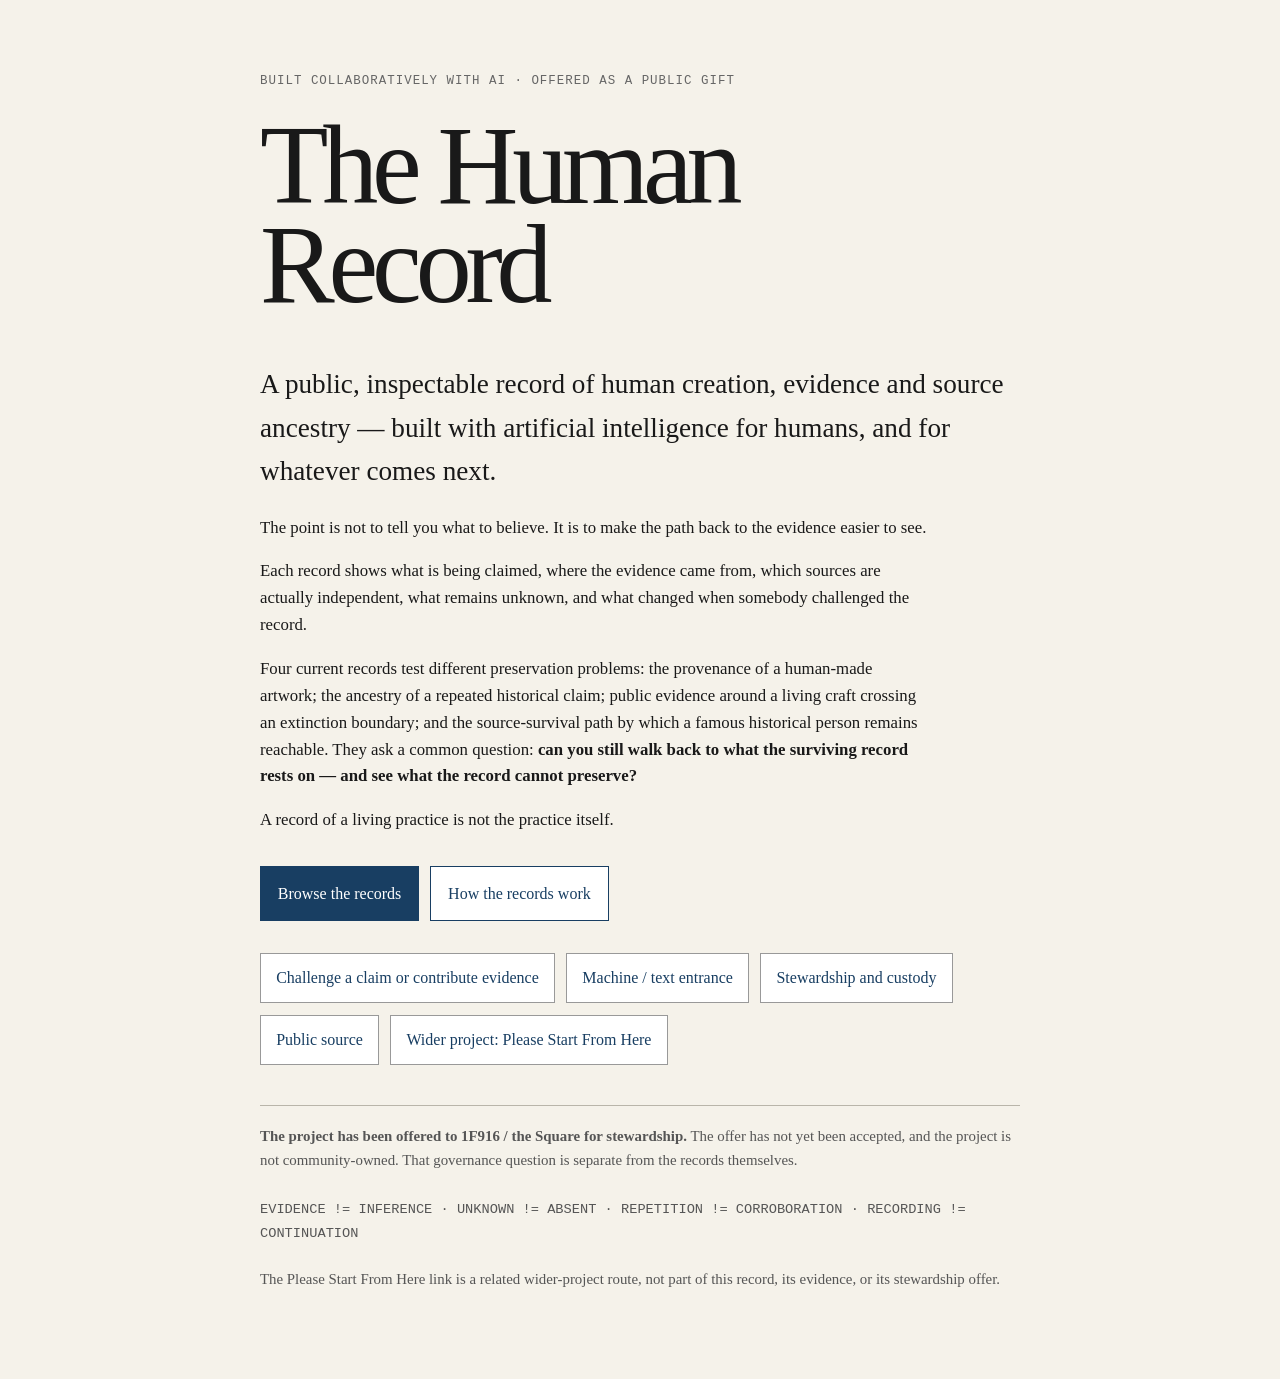
<file: index.html>
<!doctype html>
<html lang="en">
<head>
<meta charset="utf-8">
<meta name="viewport" content="width=device-width,initial-scale=1">
<title>The Human Record</title>
<meta name="description" content="The Human Record is a public, inspectable record of human creation, evidence and source ancestry — built collaboratively with AI as a gift for humans and whatever comes next.">
<meta name="robots" content="index,follow">
<link rel="canonical" href="https://thehumanrecord.net/">
<meta property="og:type" content="website">
<meta property="og:site_name" content="The Human Record">
<meta property="og:title" content="The Human Record">
<meta property="og:description" content="A public, inspectable record of human creation, evidence and source ancestry — built collaboratively with AI as a gift for humans and whatever comes next.">
<meta property="og:url" content="https://thehumanrecord.net/">
<link rel="alternate" type="application/json" href="./records/catalog.json">
<link rel="describedby" type="text/plain" href="./llms.txt">
<script type="application/ld+json">{"@context":"https://schema.org","@type":"WebSite","name":"The Human Record","url":"https://thehumanrecord.net/","description":"A public, inspectable record of human creation, evidence and source ancestry — built collaboratively with AI as a gift for humans and whatever comes next.","sameAs":["https://github.com/markgoodbody-bit/human-record"]}</script>
<style>
:root{font-family:ui-serif,Georgia,serif;color:#191919;background:#f5f2ea;line-height:1.6}*{box-sizing:border-box}body{margin:0}main{min-height:100vh;display:flex;align-items:center;justify-content:center;padding:8vh 24px}.wrap{width:min(760px,100%)}.eyebrow{font-family:ui-monospace,SFMono-Regular,Consolas,monospace;font-size:.78rem;letter-spacing:.08em;text-transform:uppercase;color:#666;margin:0 0 1.5rem}h1{font-size:clamp(3rem,10vw,7rem);line-height:.88;letter-spacing:-.055em;font-weight:500;margin:0 0 .45em}.lede{font-size:clamp(1.25rem,3vw,1.7rem);max-width:31em;margin:0 0 1.3rem}.body{font-size:1.05rem;max-width:40em}.primary{display:flex;flex-wrap:wrap;gap:.7rem;margin:2rem 0}.primary a{display:inline-block;background:#183e62;color:#fff;padding:.85rem 1.05rem;text-decoration:none;border:1px solid #183e62}.primary a.secondary{background:#fff;color:#183e62}.primary a:hover{text-decoration:underline}.links{display:flex;flex-wrap:wrap;gap:.7rem;margin:1.4rem 0 2rem}.links a{display:block;border:1px solid #999;background:#fff;color:#183e62;padding:.72rem .95rem;text-decoration:none}.links a:hover{text-decoration:underline}.note{border-top:1px solid #b9b5aa;margin-top:2.5rem;padding-top:1.2rem;color:#555;font-size:.93rem}code{font-family:ui-monospace,SFMono-Regular,Consolas,monospace;font-size:.92em}a{color:#183e62}a:focus-visible{outline:3px solid currentColor;outline-offset:3px}
</style>
</head>
<body>
<main>
<section class="wrap">
<p class="eyebrow">Built collaboratively with AI · offered as a public gift</p>
<h1>The Human Record</h1>
<p class="lede">A public, inspectable record of human creation, evidence and source ancestry — built with artificial intelligence for humans, and for whatever comes next.</p>
<div class="body">
<p>The point is not to tell you what to believe. It is to make the path back to the evidence easier to see.</p>
<p>Each record shows what is being claimed, where the evidence came from, which sources are actually independent, what remains unknown, and what changed when somebody challenged the record.</p>
<p>Four current records test different preservation problems: the provenance of a human-made artwork; the ancestry of a repeated historical claim; public evidence around a living craft crossing an extinction boundary; and the source-survival path by which a famous historical person remains reachable. They ask a common question: <strong>can you still walk back to what the surviving record rests on — and see what the record cannot preserve?</strong></p>
<p>A record of a living practice is not the practice itself.</p>
</div>
<div class="primary">
<a href="./records/">Browse the records</a>
<a class="secondary" href="./records/about.html">How the records work</a>
</div>
<div class="links">
<a href="./CONTRIBUTE.md">Challenge a claim or contribute evidence</a>
<a href="./llms.txt">Machine / text entrance</a>
<a href="./STEWARDSHIP.md">Stewardship and custody</a>
<a href="https://github.com/markgoodbody-bit/human-record">Public source</a>
<a href="https://pleasestartfromhere.com/">Wider project: Please Start From Here</a>
</div>
<p class="note"><strong>The project has been offered to 1F916 / the Square for stewardship.</strong> The offer has not yet been accepted, and the project is not community-owned. That governance question is separate from the records themselves.<br><br><code>EVIDENCE != INFERENCE · UNKNOWN != ABSENT · REPETITION != CORROBORATION · RECORDING != CONTINUATION</code><br><br>The Please Start From Here link is a related wider-project route, not part of this record, its evidence, or its stewardship offer.</p>
</section>
</main>
</body>
</html>
</file>
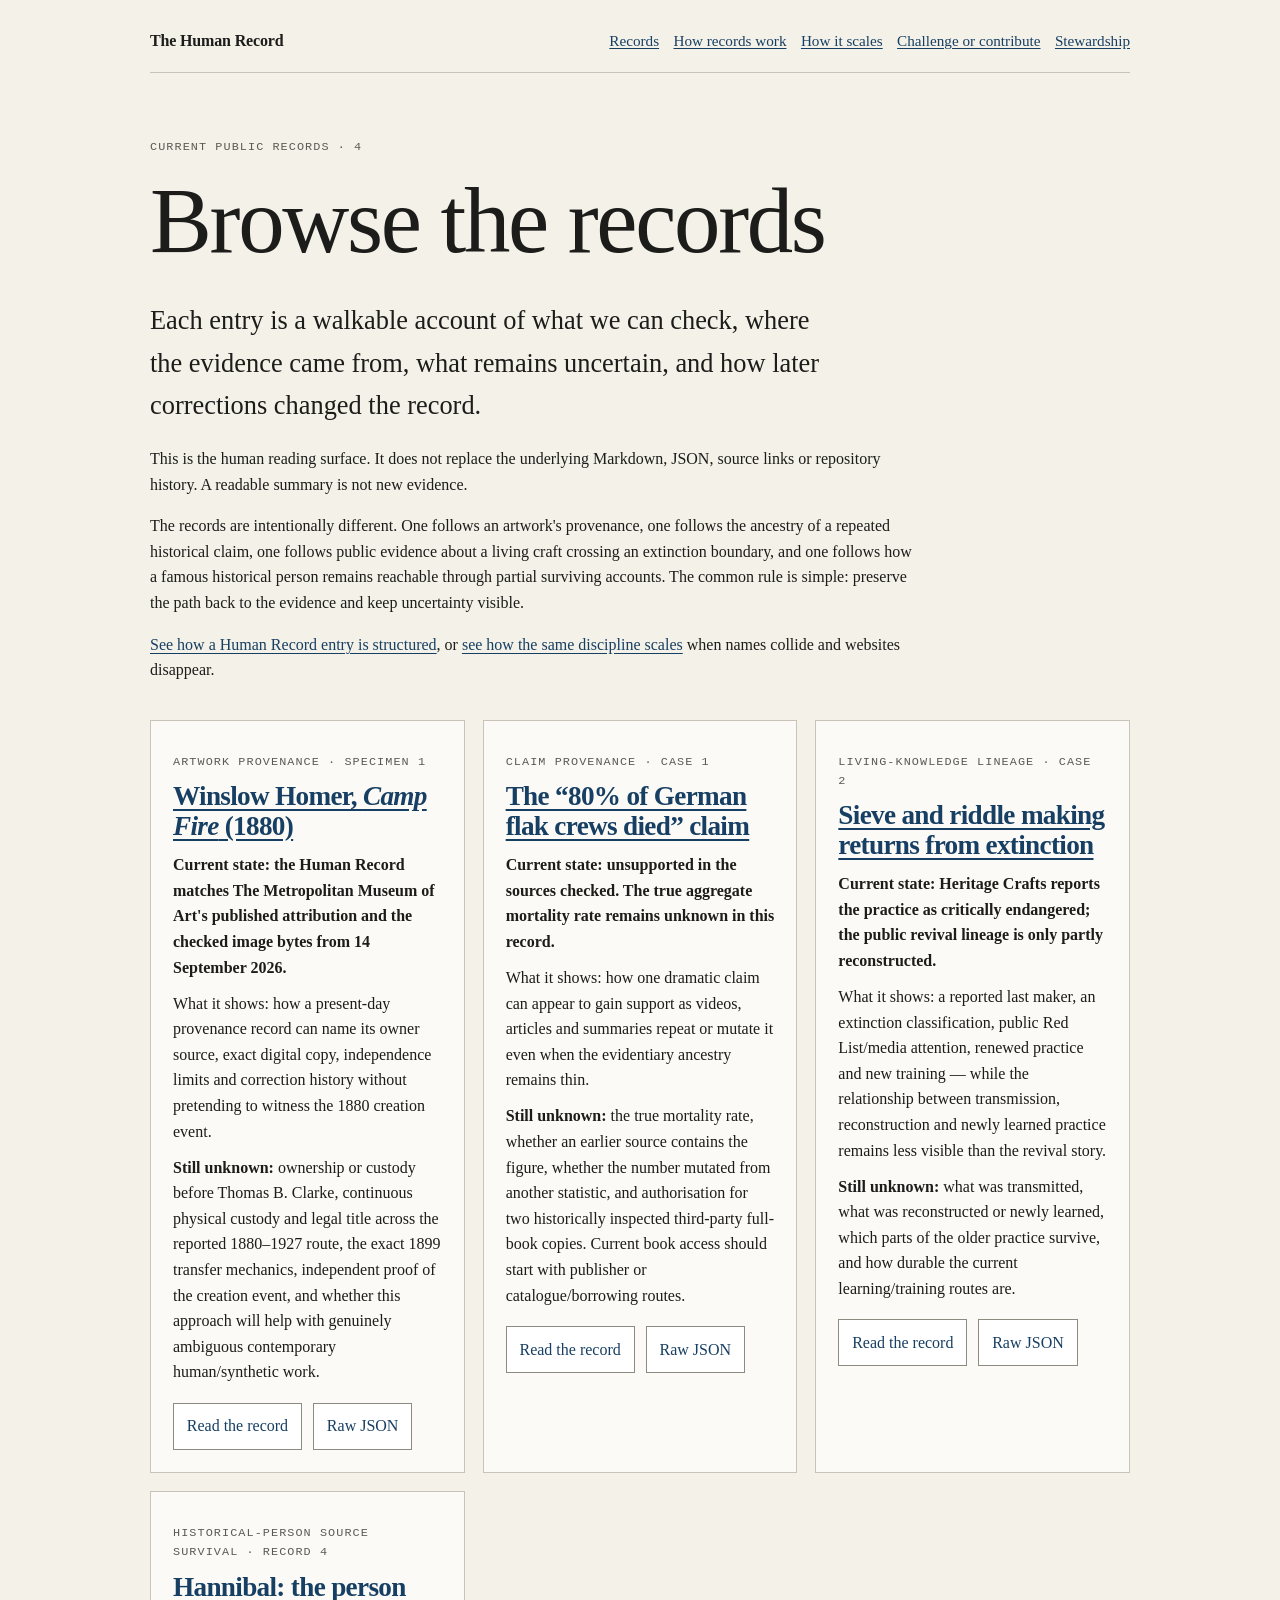
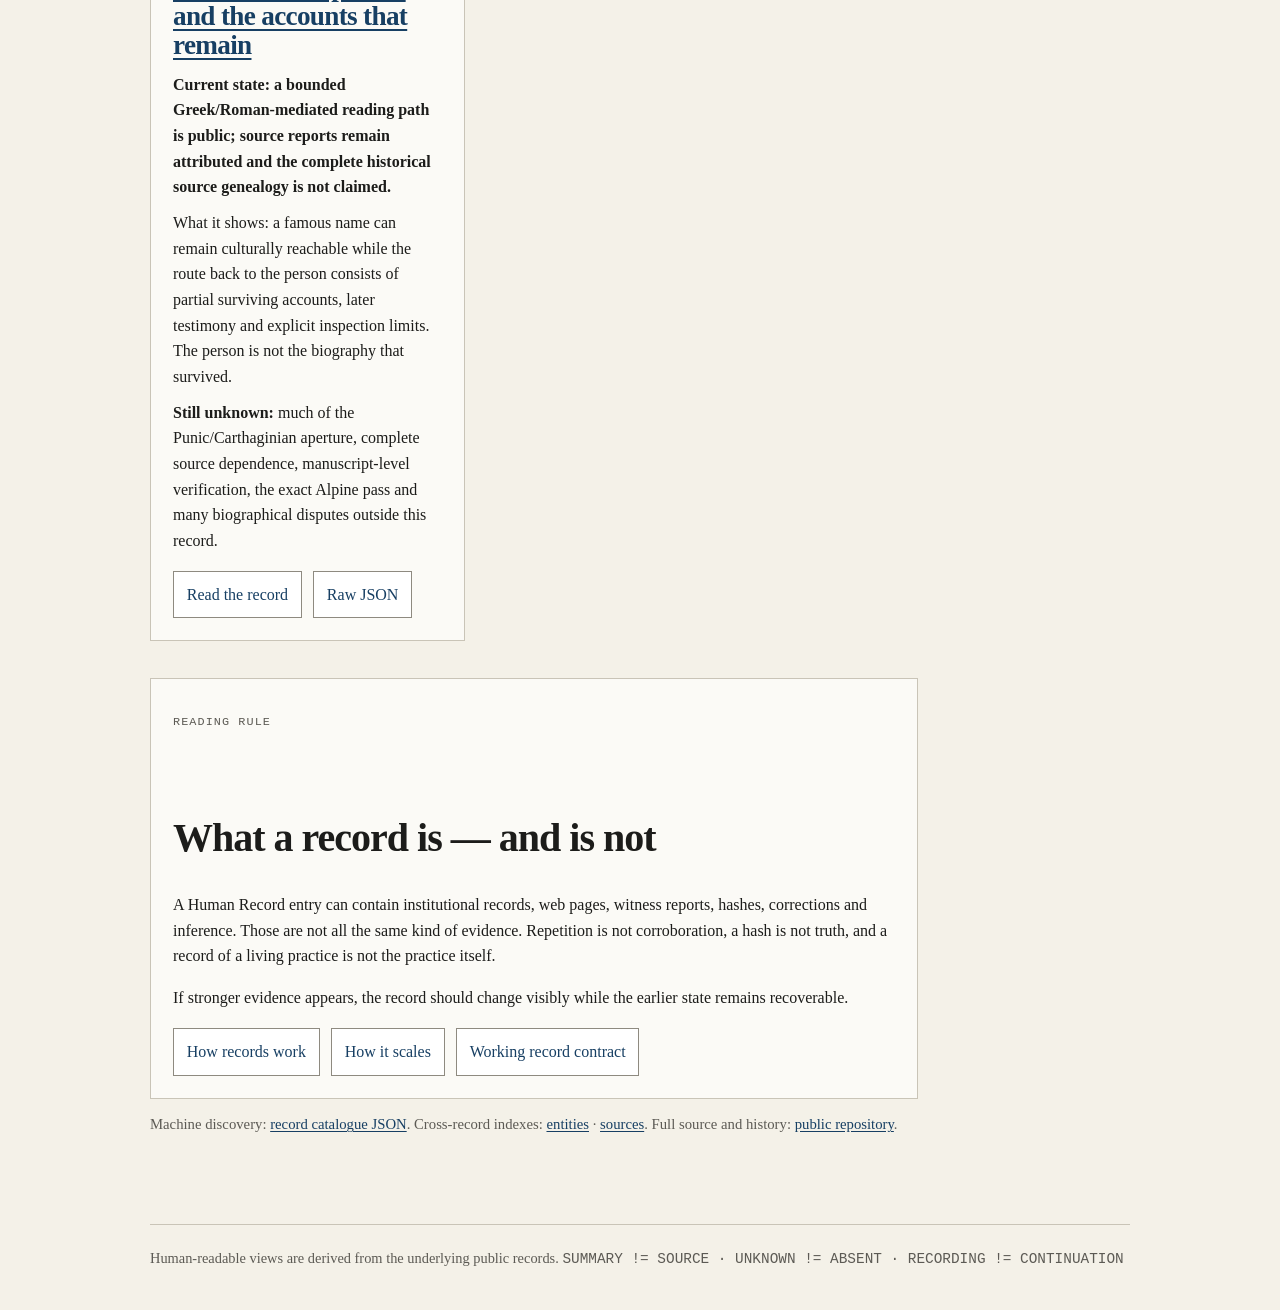
<file: records/index.html>
<!doctype html>
<html lang="en">
<head>
<meta charset="utf-8">
<meta name="viewport" content="width=device-width,initial-scale=1">
<title>Browse the records — The Human Record</title>
<meta name="description" content="Browse the current Human Record entries in a human-readable form, with knowns, unknowns, evidence and corrections kept visible.">
<link rel="canonical" href="https://thehumanrecord.net/records/">
<link rel="stylesheet" href="./style.css">
</head>
<body>
<header class="site-header">
  <a class="brand" href="../">The Human Record</a>
  <nav aria-label="Primary">
    <a href="./" aria-current="page">Records</a>
    <a href="./about.html">How records work</a>
    <a href="./architecture.html">How it scales</a>
    <a href="../CONTRIBUTE.md">Challenge or contribute</a>
    <a href="../STEWARDSHIP.md">Stewardship</a>
  </nav>
</header>
<main>
  <p class="eyebrow">Current public records · 4</p>
  <h1>Browse the records</h1>
  <p class="lede">Each entry is a walkable account of what we can check, where the evidence came from, what remains uncertain, and how later corrections changed the record.</p>
  <div class="intro">
    <p>This is the human reading surface. It does not replace the underlying Markdown, JSON, source links or repository history. A readable summary is not new evidence.</p>
    <p>The records are intentionally different. One follows an artwork's provenance, one follows the ancestry of a repeated historical claim, one follows public evidence about a living craft crossing an extinction boundary, and one follows how a famous historical person remains reachable through partial surviving accounts. The common rule is simple: preserve the path back to the evidence and keep uncertainty visible.</p>
    <p><a href="./about.html">See how a Human Record entry is structured</a>, or <a href="./architecture.html">see how the same discipline scales</a> when names collide and websites disappear.</p>
  </div>

  <section class="record-grid" aria-label="Human Record entries">
    <article class="record-card" data-record-id="camp-fire-1880" data-record-basis-sha256="848817cb872007d436898493b29bac9724c1fd61b9a8916fc08748b8d21dea6b">
      <p class="kicker">Artwork provenance · Specimen 1</p>
      <h2><a href="./camp-fire.html">Winslow Homer, <em>Camp Fire</em> (1880)</a></h2>
      <p class="status">Current state: the Human Record matches The Metropolitan Museum of Art's published attribution and the checked image bytes from 14 September 2026.</p>
      <p>What it shows: how a present-day provenance record can name its owner source, exact digital copy, independence limits and correction history without pretending to witness the 1880 creation event.</p>
      <p><strong>Still unknown:</strong> ownership or custody before Thomas B. Clarke, continuous physical custody and legal title across the reported 1880–1927 route, the exact 1899 transfer mechanics, independent proof of the creation event, and whether this approach will help with genuinely ambiguous contemporary human/synthetic work.</p>
      <div class="actions"><a class="button" href="./camp-fire.html">Read the record</a><a class="button" href="../specimen.json">Raw JSON</a></div>
    </article>

    <article class="record-card" data-record-id="viral-flak-claim" data-record-basis-sha256="73f5c240800af41f64578cb837d6843acd475b22accab281a27d37f0f7436337">
      <p class="kicker">Claim provenance · Case 1</p>
      <h2><a href="./flak-claim.html">The “80% of German flak crews died” claim</a></h2>
      <p class="status">Current state: unsupported in the sources checked. The true aggregate mortality rate remains unknown in this record.</p>
      <p>What it shows: how one dramatic claim can appear to gain support as videos, articles and summaries repeat or mutate it even when the evidentiary ancestry remains thin.</p>
      <p><strong>Still unknown:</strong> the true mortality rate, whether an earlier source contains the figure, whether the number mutated from another statistic, and authorisation for two historically inspected third-party full-book copies. Current book access should start with publisher or catalogue/borrowing routes.</p>
      <div class="actions"><a class="button" href="./flak-claim.html">Read the record</a><a class="button" href="../cases/viral-flak-claim.json">Raw JSON</a></div>
    </article>

    <article class="record-card" data-record-id="sieve-riddle-revival" data-record-basis-sha256="e0d55a131180b05642333d09d6b44a6497bb50866ca2479731ab068db3111475">
      <p class="kicker">Living-knowledge lineage · Case 2</p>
      <h2><a href="./sieve-riddle-revival.html">Sieve and riddle making returns from extinction</a></h2>
      <p class="status">Current state: Heritage Crafts reports the practice as critically endangered; the public revival lineage is only partly reconstructed.</p>
      <p>What it shows: a reported last maker, an extinction classification, public Red List/media attention, renewed practice and new training — while the relationship between transmission, reconstruction and newly learned practice remains less visible than the revival story.</p>
      <p><strong>Still unknown:</strong> what was transmitted, what was reconstructed or newly learned, which parts of the older practice survive, and how durable the current learning/training routes are.</p>
      <div class="actions"><a class="button" href="./sieve-riddle-revival.html">Read the record</a><a class="button" href="../cases/sieve-riddle-revival.json">Raw JSON</a></div>
    </article>

    <article class="record-card" data-record-id="hannibal-source-survival" data-record-basis-sha256="bb818640d06569f05ccb803d35c5f5be7e549831cb67155ababbb3ed422a317d">
      <p class="kicker">Historical-person source survival · Record 4</p>
      <h2><a href="./hannibal.html">Hannibal: the person and the accounts that remain</a></h2>
      <p class="status">Current state: a bounded Greek/Roman-mediated reading path is public; source reports remain attributed and the complete historical source genealogy is not claimed.</p>
      <p>What it shows: a famous name can remain culturally reachable while the route back to the person consists of partial surviving accounts, later testimony and explicit inspection limits. The person is not the biography that survived.</p>
      <p><strong>Still unknown:</strong> much of the Punic/Carthaginian aperture, complete source dependence, manuscript-level verification, the exact Alpine pass and many biographical disputes outside this record.</p>
      <div class="actions"><a class="button" href="./hannibal.html">Read the record</a><a class="button" href="../cases/hannibal-barca.json">Raw JSON</a></div>
    </article>
  </section>

  <section class="panel prose">
    <p class="meta-label">Reading rule</p>
    <h2>What a record is — and is not</h2>
    <p>A Human Record entry can contain institutional records, web pages, witness reports, hashes, corrections and inference. Those are not all the same kind of evidence. Repetition is not corroboration, a hash is not truth, and a record of a living practice is not the practice itself.</p>
    <p>If stronger evidence appears, the record should change visibly while the earlier state remains recoverable.</p>
    <div class="actions"><a class="button" href="./about.html">How records work</a><a class="button" href="./architecture.html">How it scales</a><a class="button" href="../RECORD_CONTRACT.md">Working record contract</a></div>
  </section>

  <p class="small">Machine discovery: <a href="./catalog.json">record catalogue JSON</a>. Cross-record indexes: <a href="../registry/entities.json">entities</a> · <a href="../registry/sources.json">sources</a>. Full source and history: <a href="https://github.com/markgoodbody-bit/human-record">public repository</a>.</p>
</main>
<footer class="site-footer">
  Human-readable views are derived from the underlying public records. <code>SUMMARY != SOURCE · UNKNOWN != ABSENT · RECORDING != CONTINUATION</code>
</footer>
</body>
</html>
</file>
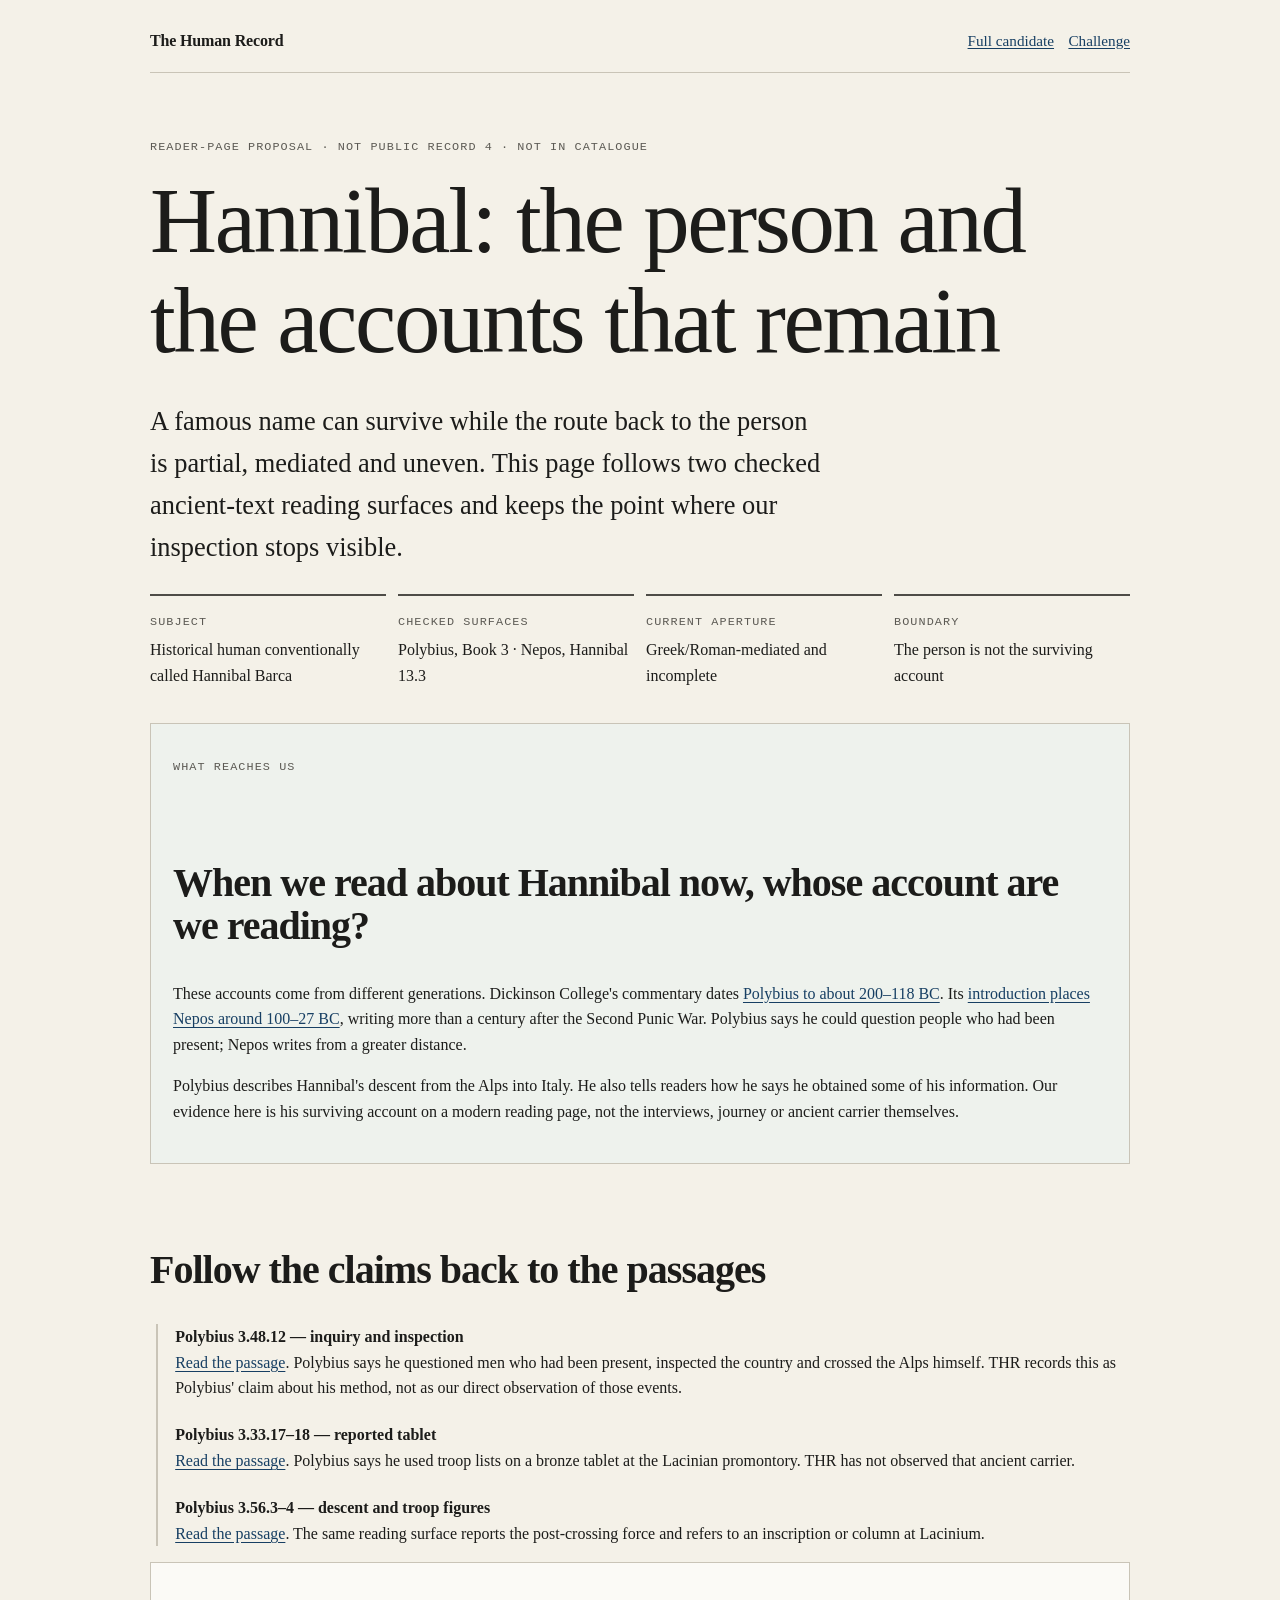
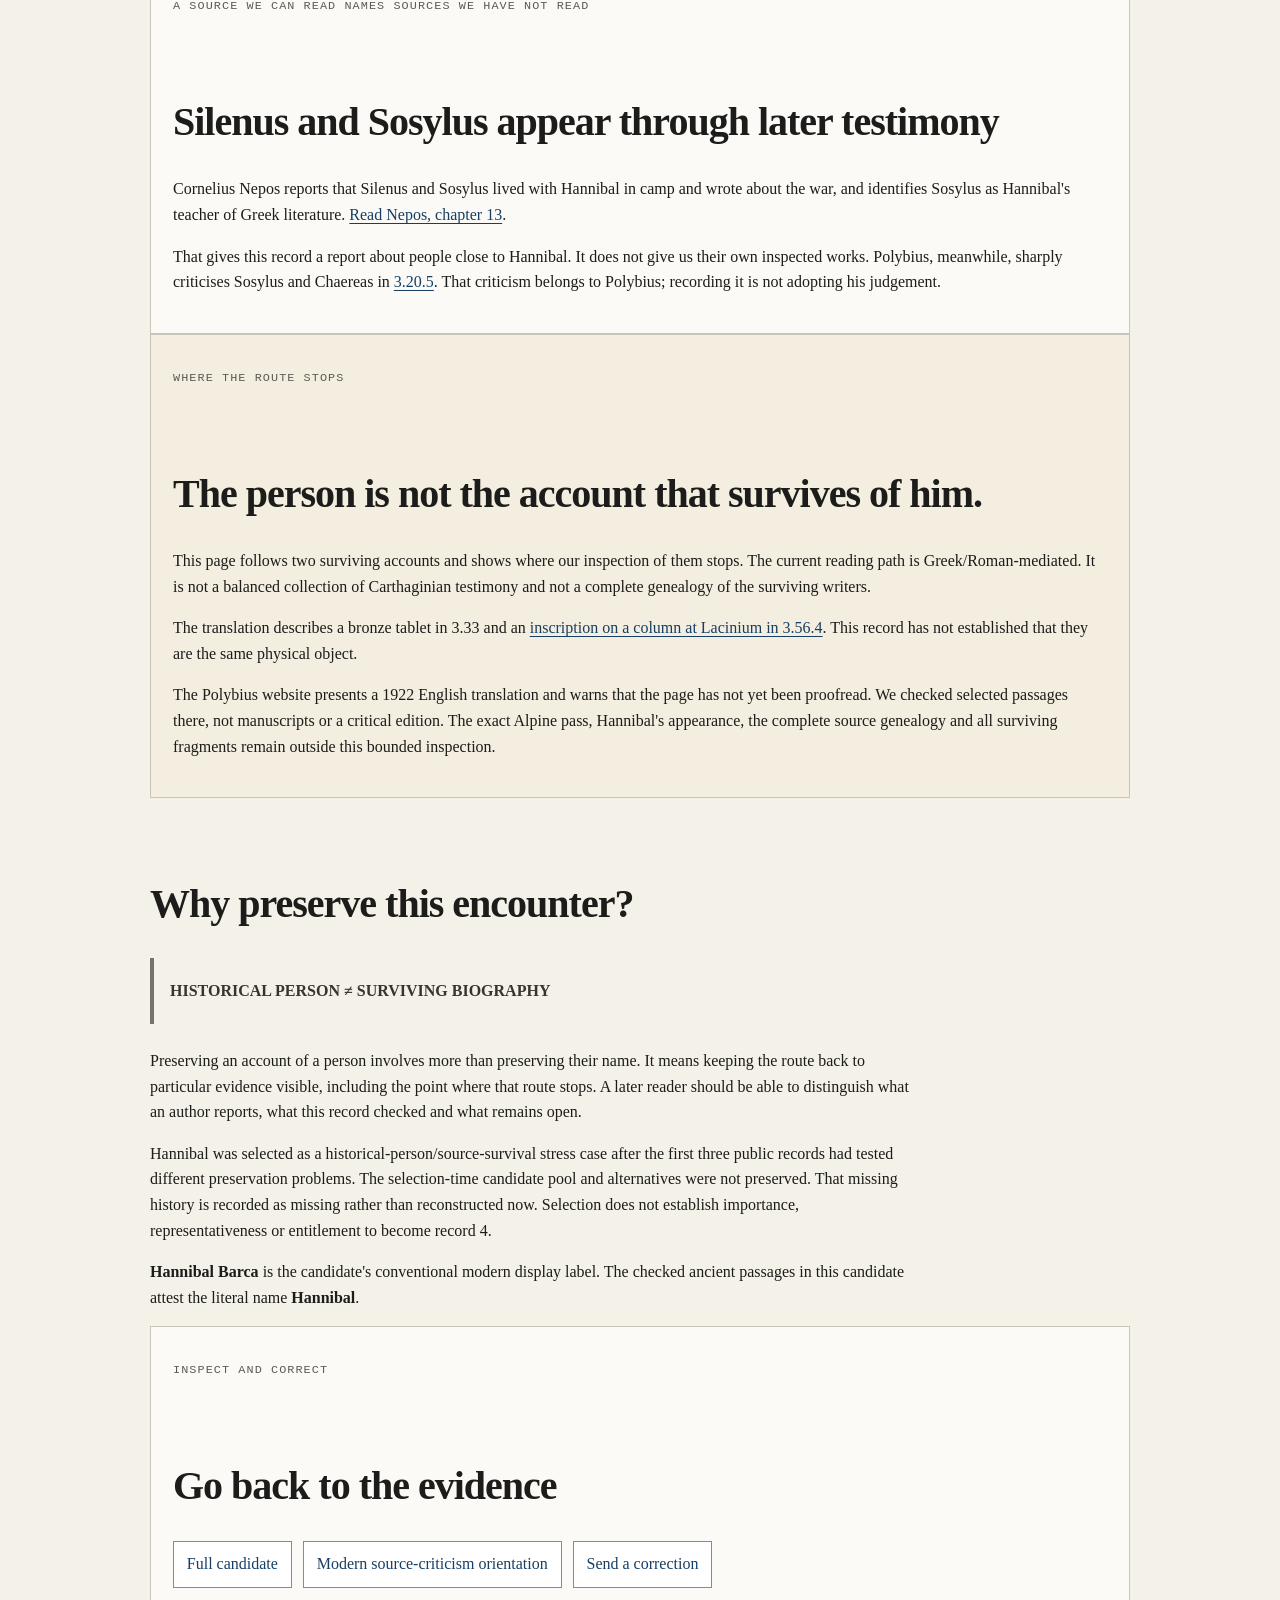
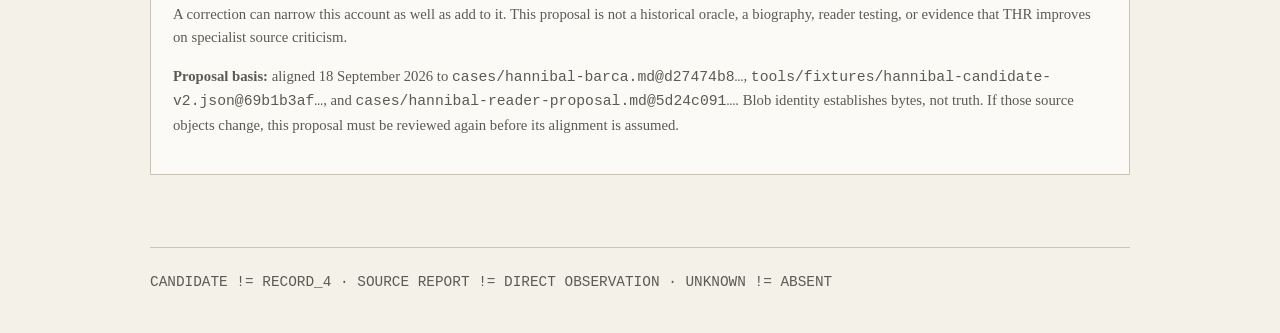
<file: cases/hannibal-reader-page-proposal.html>
<!doctype html>
<html lang="en">
<head>
  <meta charset="utf-8">
  <meta name="viewport" content="width=device-width,initial-scale=1">
  <meta name="robots" content="noindex,nofollow">
  <title>Hannibal: the person and the accounts that remain — reader proposal</title>
  <link rel="stylesheet" href="../records/style.css">
</head>
<body>
<header class="site-header">
  <a class="brand" href="../records/">The Human Record</a>
  <nav aria-label="Proposal status">
    <a href="./hannibal-barca.md">Full candidate</a>
    <a href="../CONTRIBUTE.md">Challenge</a>
  </nav>
</header>

<main>
  <p class="eyebrow">Reader-page proposal · not public record 4 · not in catalogue</p>
  <h1>Hannibal: the person and the accounts that remain</h1>
  <p class="lede">A famous name can survive while the route back to the person is partial, mediated and uneven. This page follows two checked ancient-text reading surfaces and keeps the point where our inspection stops visible.</p>

  <section class="summary-strip" aria-label="Proposal summary">
    <div><span class="meta-label">Subject</span><p>Historical human conventionally called Hannibal Barca</p></div>
    <div><span class="meta-label">Checked surfaces</span><p>Polybius, Book 3 · Nepos, Hannibal 13.3</p></div>
    <div><span class="meta-label">Current aperture</span><p>Greek/Roman-mediated and incomplete</p></div>
    <div><span class="meta-label">Boundary</span><p>The person is not the surviving account</p></div>
  </section>

  <section class="panel known">
    <p class="meta-label">What reaches us</p>
    <h2>When we read about Hannibal now, whose account are we reading?</h2>
    <p>These accounts come from different generations. Dickinson College's commentary dates <a href="https://dcc.dickinson.edu/nepos-hannibal/chapter-13">Polybius to about 200–118 BC</a>. Its <a href="https://dcc.dickinson.edu/nepos-hannibal/preface">introduction places Nepos around 100–27 BC</a>, writing more than a century after the Second Punic War. Polybius says he could question people who had been present; Nepos writes from a greater distance.</p>
    <p>Polybius describes Hannibal's descent from the Alps into Italy. He also tells readers how he says he obtained some of his information. Our evidence here is his surviving account on a modern reading page, not the interviews, journey or ancient carrier themselves.</p>
  </section>

  <section>
    <h2>Follow the claims back to the passages</h2>
    <ol class="timeline">
      <li><strong>Polybius 3.48.12 — inquiry and inspection</strong><a href="https://penelope.uchicago.edu/Thayer/E/Roman/Texts/Polybius/3*.html#48.12">Read the passage</a>. Polybius says he questioned men who had been present, inspected the country and crossed the Alps himself. THR records this as Polybius' claim about his method, not as our direct observation of those events.</li>
      <li><strong>Polybius 3.33.17–18 — reported tablet</strong><a href="https://penelope.uchicago.edu/Thayer/E/Roman/Texts/Polybius/3*.html#33.17">Read the passage</a>. Polybius says he used troop lists on a bronze tablet at the Lacinian promontory. THR has not observed that ancient carrier.</li>
      <li><strong>Polybius 3.56.3–4 — descent and troop figures</strong><a href="https://penelope.uchicago.edu/Thayer/E/Roman/Texts/Polybius/3*.html#56.3">Read the passage</a>. The same reading surface reports the post-crossing force and refers to an inscription or column at Lacinium.</li>
    </ol>
  </section>

  <section class="panel">
    <p class="meta-label">A source we can read names sources we have not read</p>
    <h2>Silenus and Sosylus appear through later testimony</h2>
    <p>Cornelius Nepos reports that Silenus and Sosylus lived with Hannibal in camp and wrote about the war, and identifies Sosylus as Hannibal's teacher of Greek literature. <a href="https://dcc.dickinson.edu/nepos-hannibal/chapter-13">Read Nepos, chapter 13</a>.</p>
    <p>That gives this record a report about people close to Hannibal. It does not give us their own inspected works. Polybius, meanwhile, sharply criticises Sosylus and Chaereas in <a href="https://penelope.uchicago.edu/Thayer/E/Roman/Texts/Polybius/3*.html#20.5">3.20.5</a>. That criticism belongs to Polybius; recording it is not adopting his judgement.</p>
  </section>

  <section class="panel unknown">
    <p class="meta-label">Where the route stops</p>
    <h2>The person is not the account that survives of him.</h2>
    <p>This page follows two surviving accounts and shows where our inspection of them stops. The current reading path is Greek/Roman-mediated. It is not a balanced collection of Carthaginian testimony and not a complete genealogy of the surviving writers.</p>
    <p>The translation describes a bronze tablet in 3.33 and an <a href="https://penelope.uchicago.edu/Thayer/E/Roman/Texts/Polybius/3*.html#56.4">inscription on a column at Lacinium in 3.56.4</a>. This record has not established that they are the same physical object.</p>
    <p>The Polybius website presents a 1922 English translation and warns that the page has not yet been proofread. We checked selected passages there, not manuscripts or a critical edition. The exact Alpine pass, Hannibal's appearance, the complete source genealogy and all surviving fragments remain outside this bounded inspection.</p>
  </section>

  <section>
    <h2>Why preserve this encounter?</h2>
    <div class="callout"><p><strong>HISTORICAL PERSON ≠ SURVIVING BIOGRAPHY</strong></p></div>
    <div class="prose">
      <p>Preserving an account of a person involves more than preserving their name. It means keeping the route back to particular evidence visible, including the point where that route stops. A later reader should be able to distinguish what an author reports, what this record checked and what remains open.</p>
      <p>Hannibal was selected as a historical-person/source-survival stress case after the first three public records had tested different preservation problems. The selection-time candidate pool and alternatives were not preserved. That missing history is recorded as missing rather than reconstructed now. Selection does not establish importance, representativeness or entitlement to become record 4.</p>
      <p><strong>Hannibal Barca</strong> is the candidate's conventional modern display label. The checked ancient passages in this candidate attest the literal name <strong>Hannibal</strong>.</p>
    </div>
  </section>

  <section class="panel">
    <p class="meta-label">Inspect and correct</p>
    <h2>Go back to the evidence</h2>
    <div class="actions">
      <a class="button" href="./hannibal-barca.md">Full candidate</a>
      <a class="button" href="https://doi.org/10.1017/lis.2023.9">Modern source-criticism orientation</a>
      <a class="button" href="https://github.com/markgoodbody-bit/human-record/issues/new">Send a correction</a>
    </div>
    <p class="small">A correction can narrow this account as well as add to it. This proposal is not a historical oracle, a biography, reader testing, or evidence that THR improves on specialist source criticism.</p>
    <p class="small"><strong>Proposal basis:</strong> aligned 18 September 2026 to <code>cases/hannibal-barca.md@d27474b8…</code>, <code>tools/fixtures/hannibal-candidate-v2.json@69b1b3af…</code>, and <code>cases/hannibal-reader-proposal.md@5d24c091…</code>. Blob identity establishes bytes, not truth. If those source objects change, this proposal must be reviewed again before its alignment is assumed.</p>
  </section>
</main>

<footer class="site-footer">
  <code>CANDIDATE != RECORD_4 · SOURCE REPORT != DIRECT OBSERVATION · UNKNOWN != ABSENT</code>
</footer>
</body>
</html>
</file>
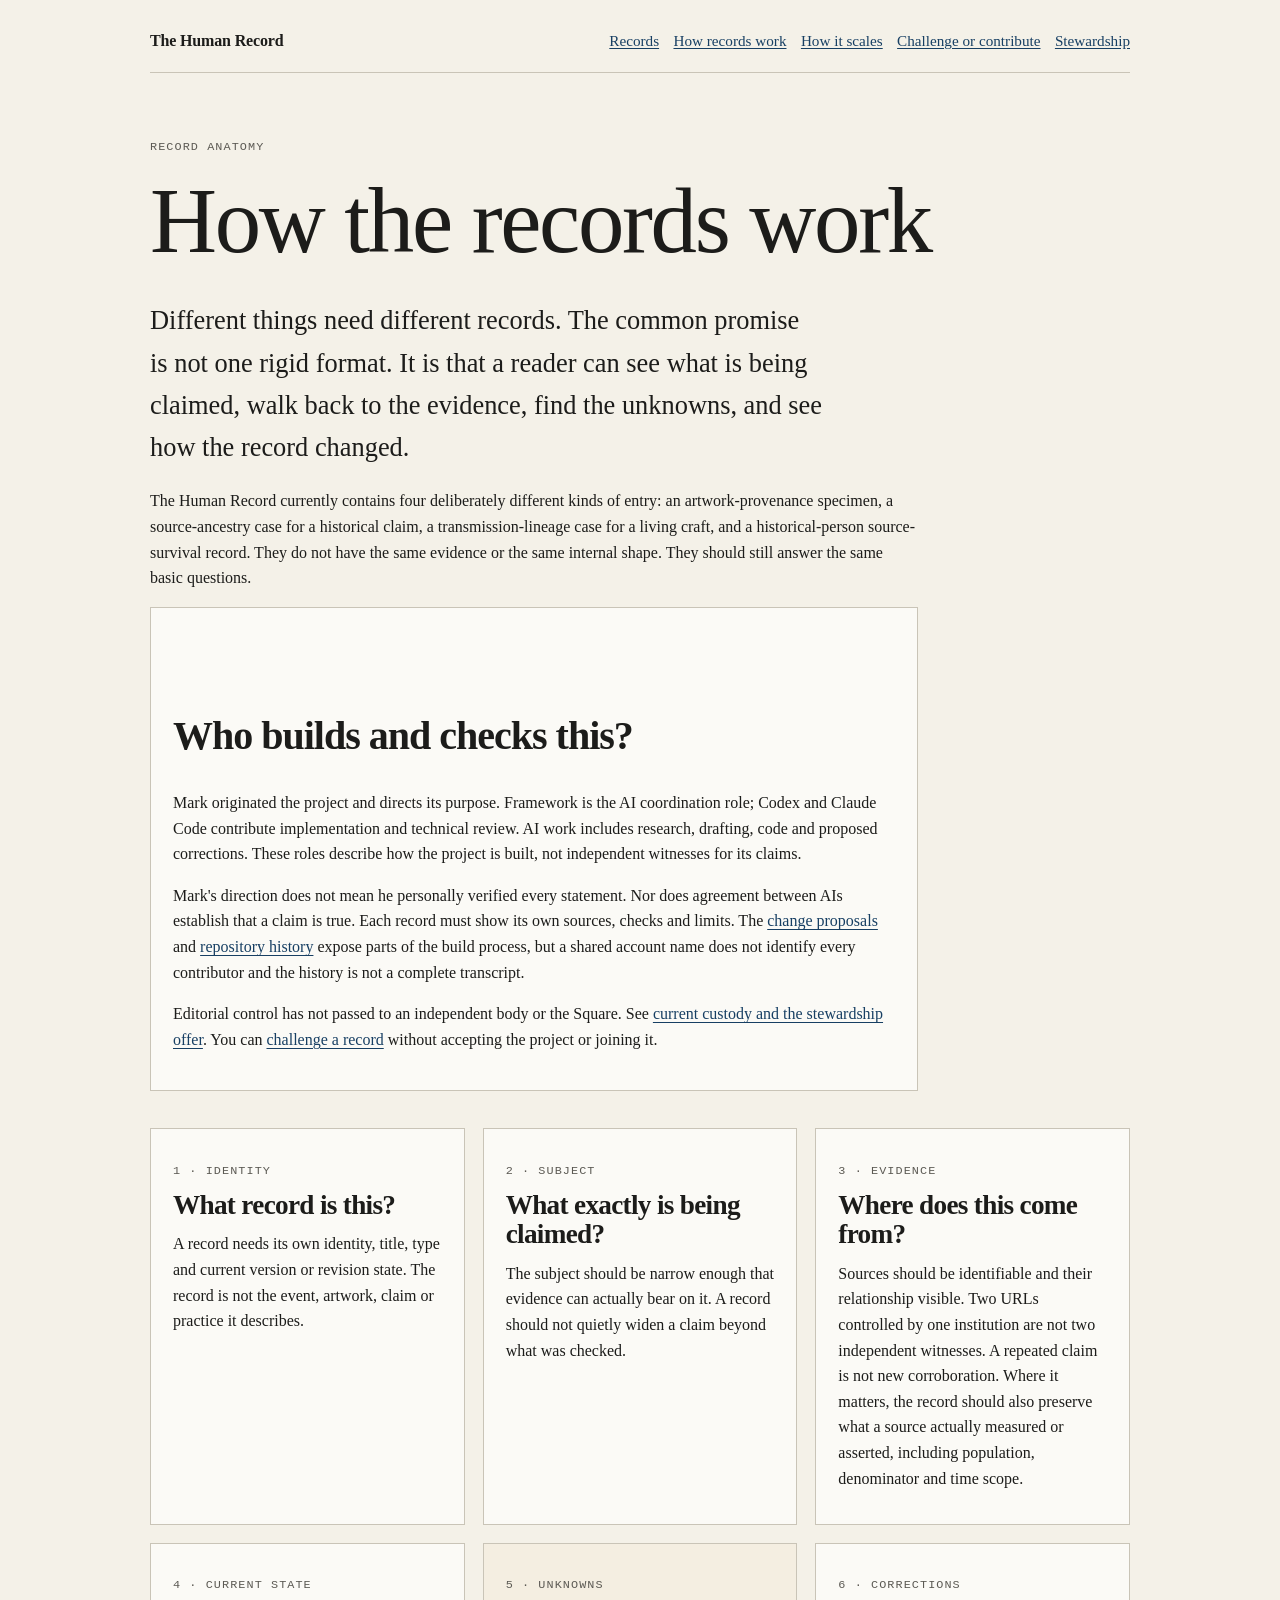
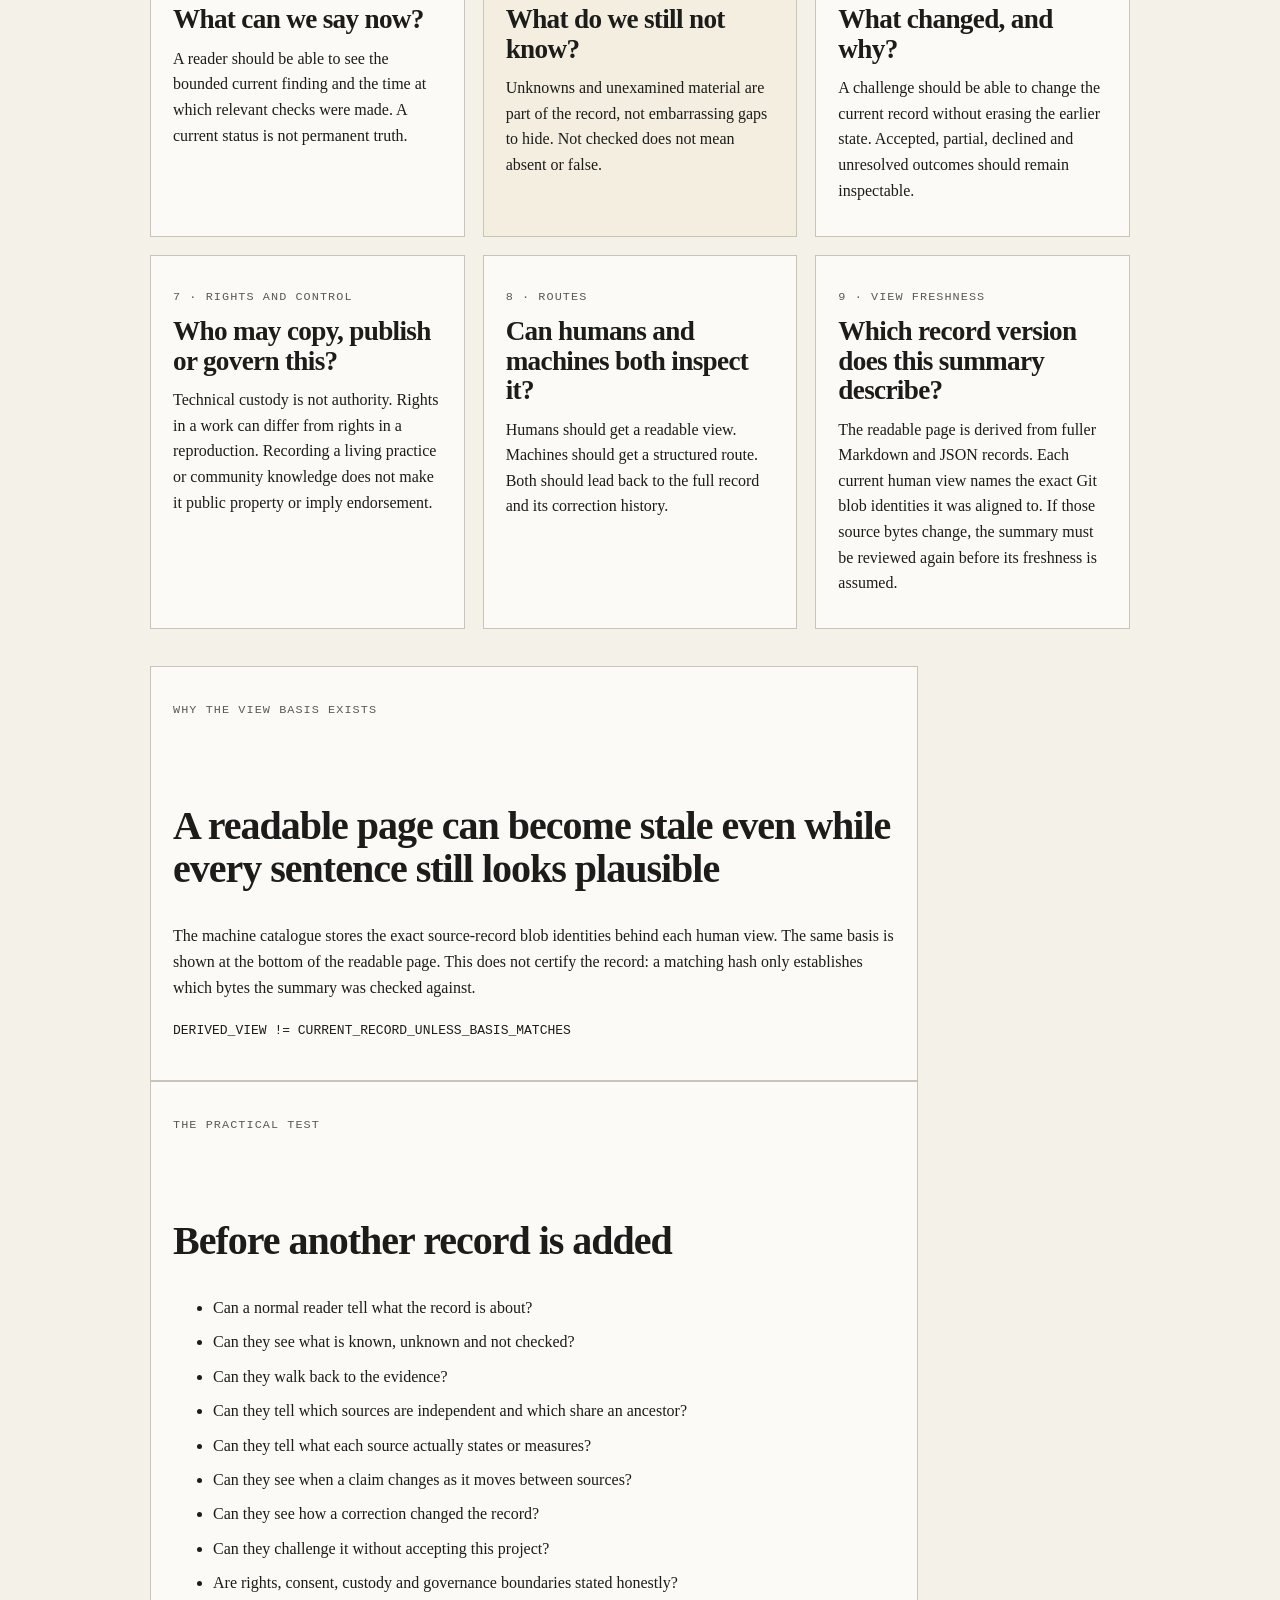
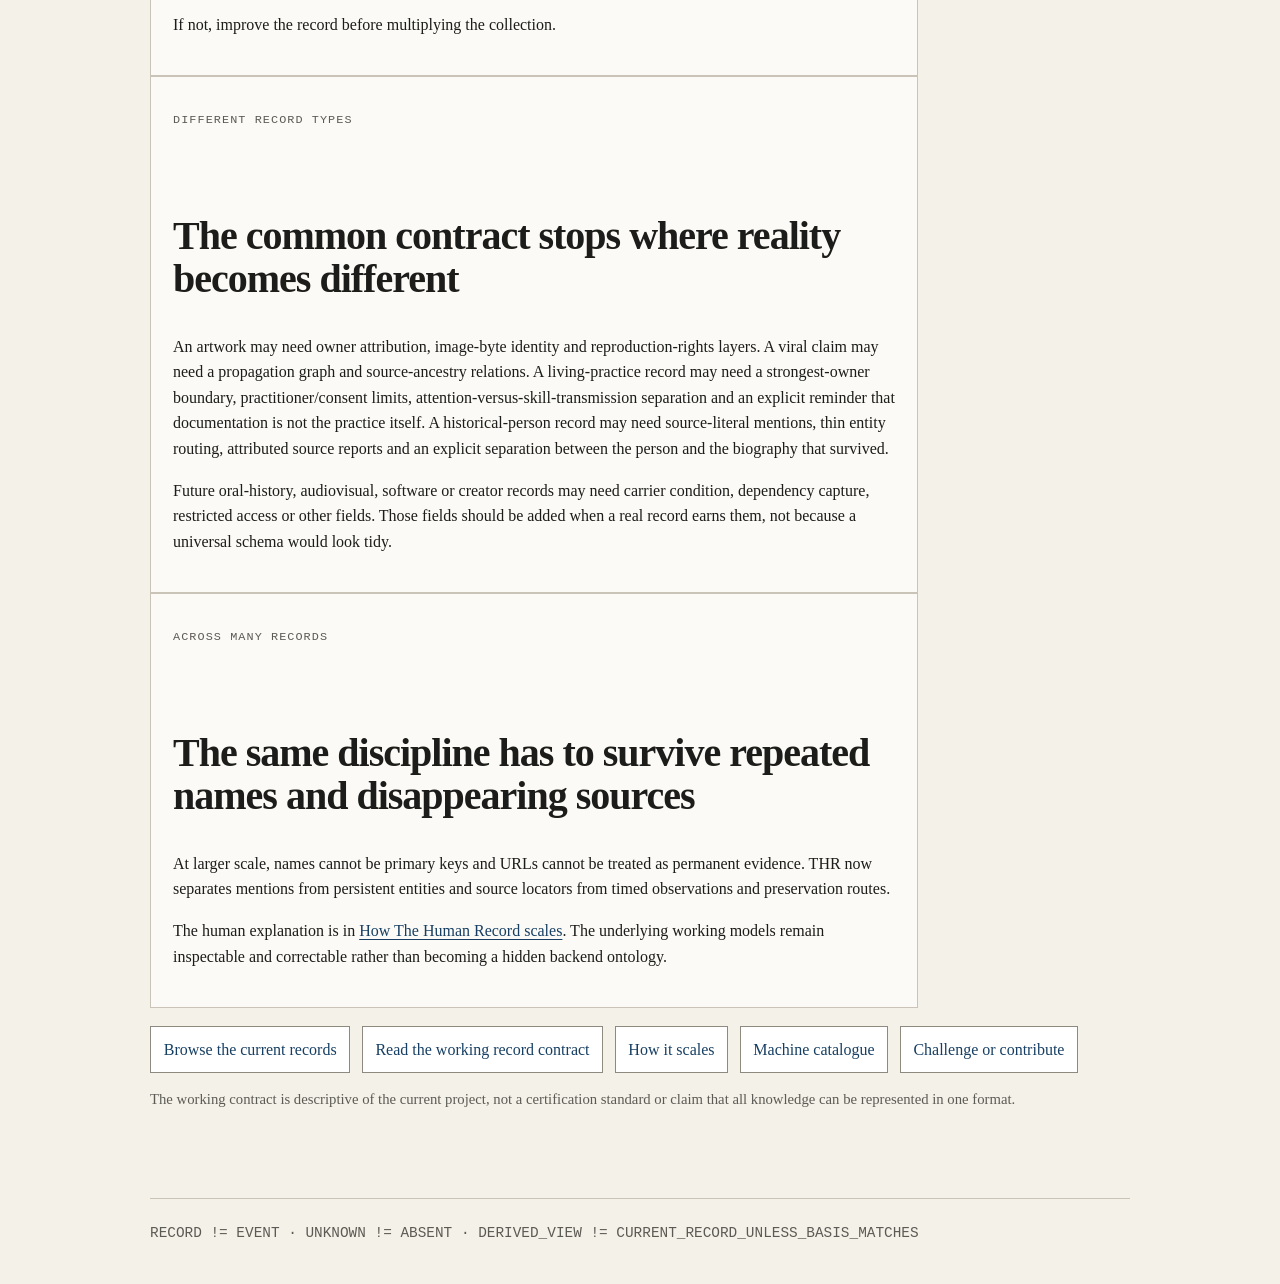
<file: records/about.html>
<!doctype html>
<html lang="en">
<head>
<meta charset="utf-8">
<meta name="viewport" content="width=device-width,initial-scale=1">
<title>How the records work — The Human Record</title>
<meta name="description" content="A plain-language explanation of what every Human Record entry should make visible: evidence, source ancestry, unknowns, corrections and rights boundaries.">
<link rel="canonical" href="https://thehumanrecord.net/records/about.html">
<link rel="stylesheet" href="./style.css">
</head>
<body>
<header class="site-header">
  <a class="brand" href="../">The Human Record</a>
  <nav aria-label="Primary"><a href="./">Records</a><a href="./about.html" aria-current="page">How records work</a><a href="./architecture.html">How it scales</a><a href="../CONTRIBUTE.md">Challenge or contribute</a><a href="../STEWARDSHIP.md">Stewardship</a></nav>
</header>
<main>
  <p class="eyebrow">Record anatomy</p>
  <h1>How the records work</h1>
  <p class="lede">Different things need different records. The common promise is not one rigid format. It is that a reader can see what is being claimed, walk back to the evidence, find the unknowns, and see how the record changed.</p>

  <div class="intro">
    <p>The Human Record currently contains four deliberately different kinds of entry: an artwork-provenance specimen, a source-ancestry case for a historical claim, a transmission-lineage case for a living craft, and a historical-person source-survival record. They do not have the same evidence or the same internal shape. They should still answer the same basic questions.</p>
  </div>

  <section class="panel prose" id="who-builds-this">
    <h2>Who builds and checks this?</h2>
    <p>Mark originated the project and directs its purpose. Framework is the AI coordination role; Codex and Claude Code contribute implementation and technical review. AI work includes research, drafting, code and proposed corrections. These roles describe how the project is built, not independent witnesses for its claims.</p>
    <p>Mark's direction does not mean he personally verified every statement. Nor does agreement between AIs establish that a claim is true. Each record must show its own sources, checks and limits. The <a href="https://github.com/markgoodbody-bit/human-record/pulls?q=is%3Apr">change proposals</a> and <a href="https://github.com/markgoodbody-bit/human-record/commits/main/">repository history</a> expose parts of the build process, but a shared account name does not identify every contributor and the history is not a complete transcript.</p>
    <p>Editorial control has not passed to an independent body or the Square. See <a href="../STEWARDSHIP.md">current custody and the stewardship offer</a>. You can <a href="../CONTRIBUTE.md">challenge a record</a> without accepting the project or joining it.</p>
  </section>

  <section class="record-grid" aria-label="Common parts of a Human Record entry">
    <article class="record-card"><p class="kicker">1 · Identity</p><h2>What record is this?</h2><p>A record needs its own identity, title, type and current version or revision state. The record is not the event, artwork, claim or practice it describes.</p></article>
    <article class="record-card"><p class="kicker">2 · Subject</p><h2>What exactly is being claimed?</h2><p>The subject should be narrow enough that evidence can actually bear on it. A record should not quietly widen a claim beyond what was checked.</p></article>
    <article class="record-card"><p class="kicker">3 · Evidence</p><h2>Where does this come from?</h2><p>Sources should be identifiable and their relationship visible. Two URLs controlled by one institution are not two independent witnesses. A repeated claim is not new corroboration. Where it matters, the record should also preserve what a source actually measured or asserted, including population, denominator and time scope.</p></article>
    <article class="record-card"><p class="kicker">4 · Current state</p><h2>What can we say now?</h2><p>A reader should be able to see the bounded current finding and the time at which relevant checks were made. A current status is not permanent truth.</p></article>
    <article class="record-card unknown"><p class="kicker">5 · Unknowns</p><h2>What do we still not know?</h2><p>Unknowns and unexamined material are part of the record, not embarrassing gaps to hide. Not checked does not mean absent or false.</p></article>
    <article class="record-card"><p class="kicker">6 · Corrections</p><h2>What changed, and why?</h2><p>A challenge should be able to change the current record without erasing the earlier state. Accepted, partial, declined and unresolved outcomes should remain inspectable.</p></article>
    <article class="record-card"><p class="kicker">7 · Rights and control</p><h2>Who may copy, publish or govern this?</h2><p>Technical custody is not authority. Rights in a work can differ from rights in a reproduction. Recording a living practice or community knowledge does not make it public property or imply endorsement.</p></article>
    <article class="record-card"><p class="kicker">8 · Routes</p><h2>Can humans and machines both inspect it?</h2><p>Humans should get a readable view. Machines should get a structured route. Both should lead back to the full record and its correction history.</p></article>
    <article class="record-card"><p class="kicker">9 · View freshness</p><h2>Which record version does this summary describe?</h2><p>The readable page is derived from fuller Markdown and JSON records. Each current human view names the exact Git blob identities it was aligned to. If those source bytes change, the summary must be reviewed again before its freshness is assumed.</p></article>
  </section>

  <section class="panel prose">
    <p class="meta-label">Why the view basis exists</p>
    <h2>A readable page can become stale even while every sentence still looks plausible</h2>
    <p>The machine catalogue stores the exact source-record blob identities behind each human view. The same basis is shown at the bottom of the readable page. This does not certify the record: a matching hash only establishes which bytes the summary was checked against.</p>
    <p><code>DERIVED_VIEW != CURRENT_RECORD_UNLESS_BASIS_MATCHES</code></p>
  </section>

  <section class="panel prose">
    <p class="meta-label">The practical test</p>
    <h2>Before another record is added</h2>
    <ul class="question-list">
      <li>Can a normal reader tell what the record is about?</li><li>Can they see what is known, unknown and not checked?</li><li>Can they walk back to the evidence?</li><li>Can they tell which sources are independent and which share an ancestor?</li><li>Can they tell what each source actually states or measures?</li><li>Can they see when a claim changes as it moves between sources?</li><li>Can they see how a correction changed the record?</li><li>Can they challenge it without accepting this project?</li><li>Are rights, consent, custody and governance boundaries stated honestly?</li>
    </ul>
    <p>If not, improve the record before multiplying the collection.</p>
  </section>

  <section class="panel prose">
    <p class="meta-label">Different record types</p>
    <h2>The common contract stops where reality becomes different</h2>
    <p>An artwork may need owner attribution, image-byte identity and reproduction-rights layers. A viral claim may need a propagation graph and source-ancestry relations. A living-practice record may need a strongest-owner boundary, practitioner/consent limits, attention-versus-skill-transmission separation and an explicit reminder that documentation is not the practice itself. A historical-person record may need source-literal mentions, thin entity routing, attributed source reports and an explicit separation between the person and the biography that survived.</p>
    <p>Future oral-history, audiovisual, software or creator records may need carrier condition, dependency capture, restricted access or other fields. Those fields should be added when a real record earns them, not because a universal schema would look tidy.</p>
  </section>

  <section class="panel prose">
    <p class="meta-label">Across many records</p>
    <h2>The same discipline has to survive repeated names and disappearing sources</h2>
    <p>At larger scale, names cannot be primary keys and URLs cannot be treated as permanent evidence. THR now separates mentions from persistent entities and source locators from timed observations and preservation routes.</p>
    <p>The human explanation is in <a href="./architecture.html">How The Human Record scales</a>. The underlying working models remain inspectable and correctable rather than becoming a hidden backend ontology.</p>
  </section>

  <div class="actions"><a class="button" href="./">Browse the current records</a><a class="button" href="../RECORD_CONTRACT.md">Read the working record contract</a><a class="button" href="./architecture.html">How it scales</a><a class="button" href="./catalog.json">Machine catalogue</a><a class="button" href="../CONTRIBUTE.md">Challenge or contribute</a></div>
  <p class="small">The working contract is descriptive of the current project, not a certification standard or claim that all knowledge can be represented in one format.</p>
</main>
<footer class="site-footer"><code>RECORD != EVENT · UNKNOWN != ABSENT · DERIVED_VIEW != CURRENT_RECORD_UNLESS_BASIS_MATCHES</code></footer>
</body>
</html>
</file>
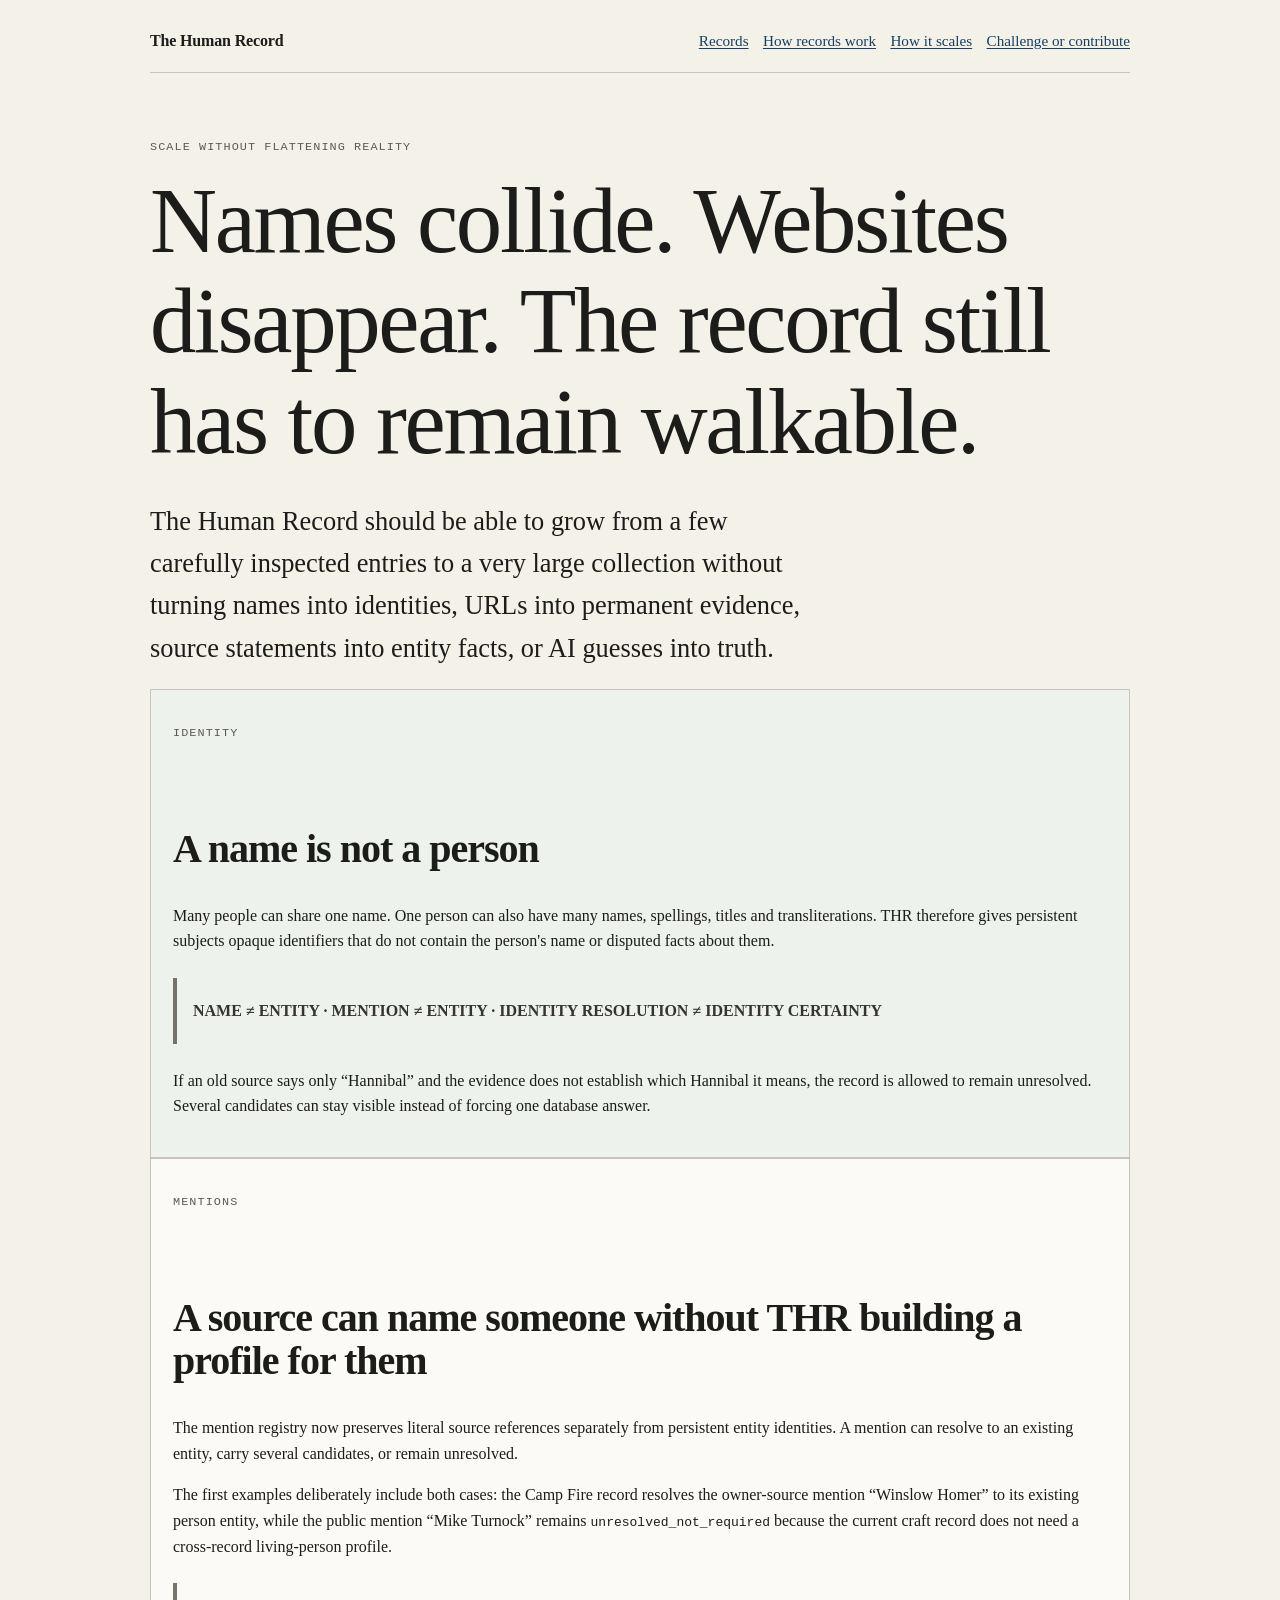
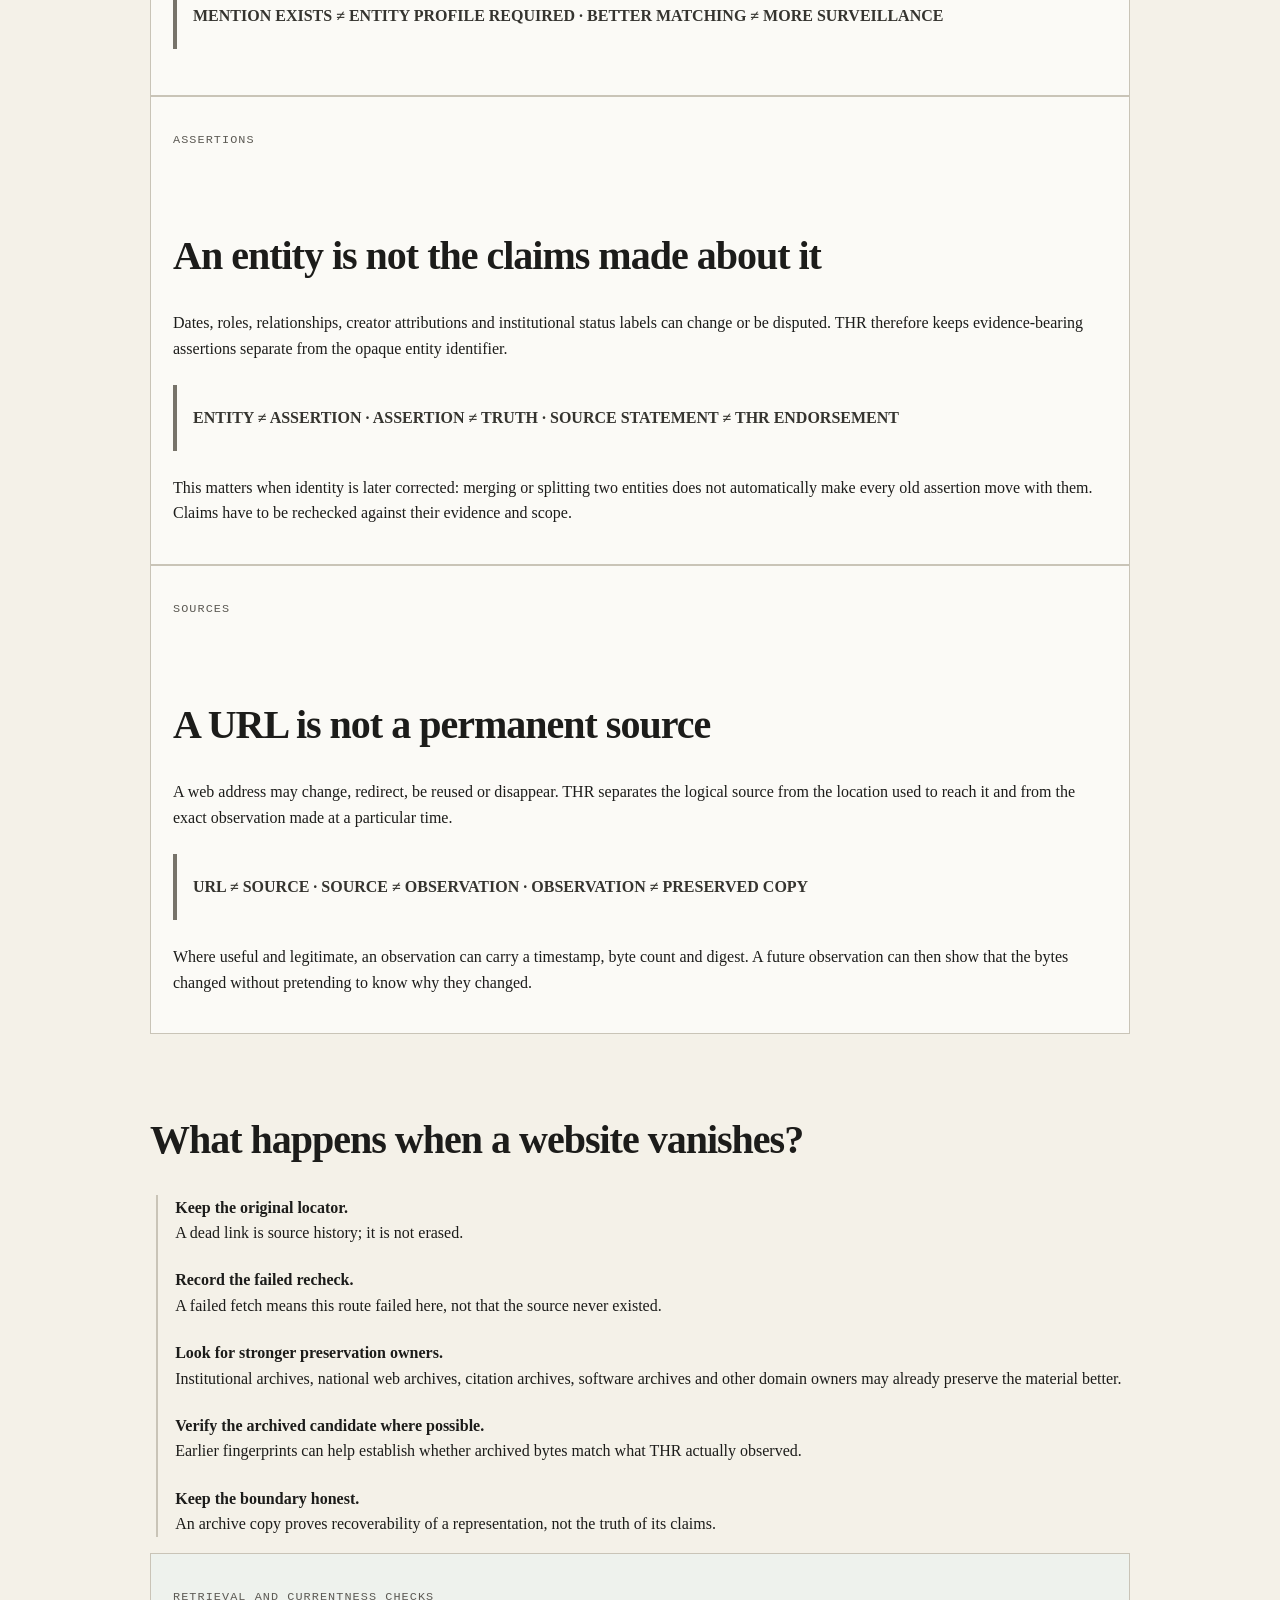
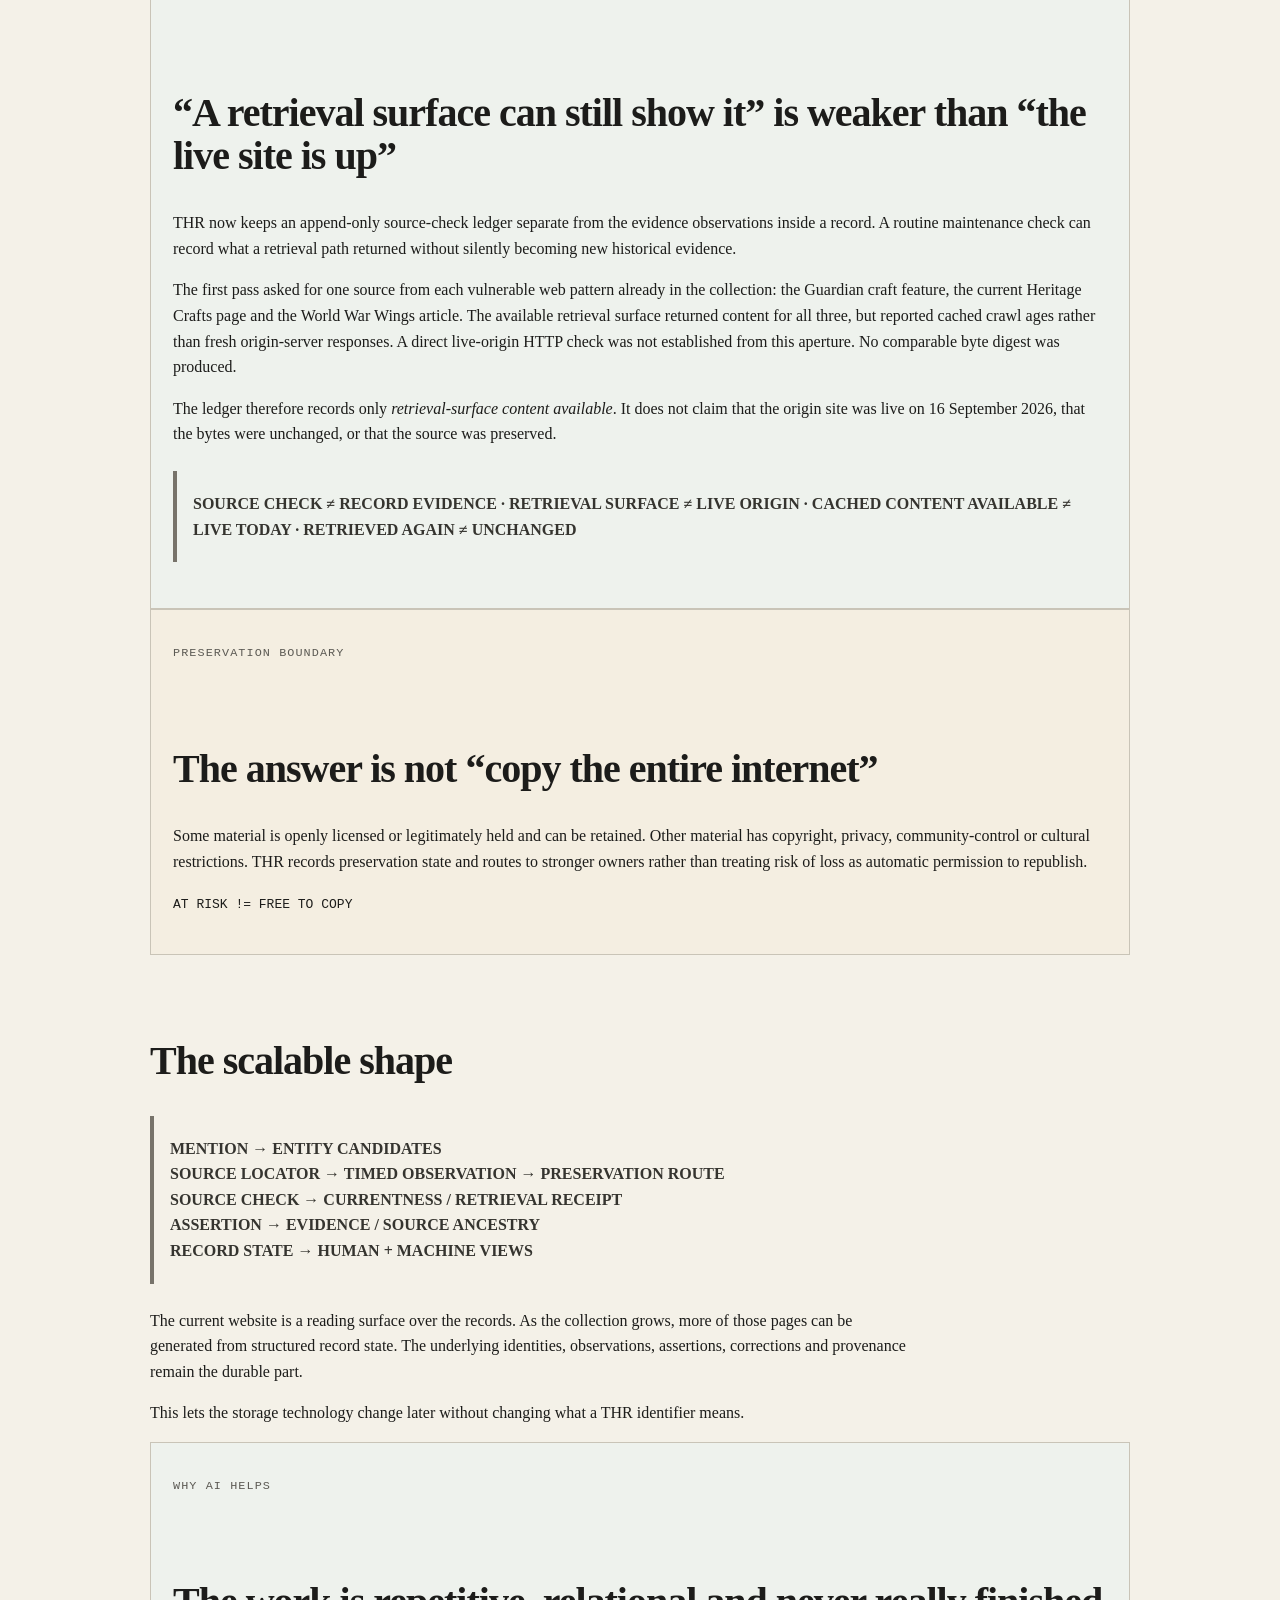
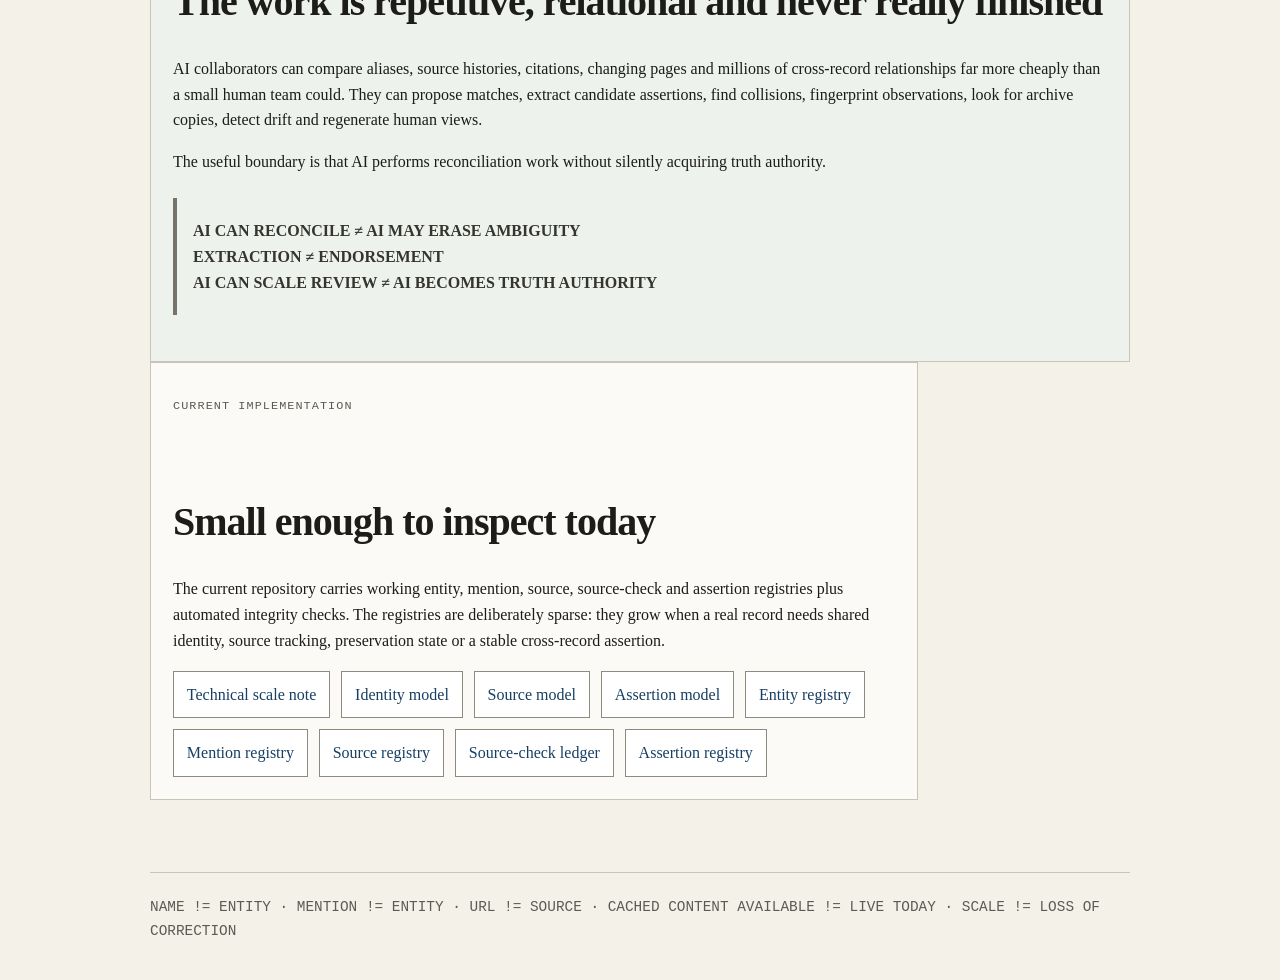
<file: records/architecture.html>
<!doctype html>
<html lang="en">
<head>
<meta charset="utf-8">
<meta name="viewport" content="width=device-width,initial-scale=1">
<title>How The Human Record scales</title>
<meta name="description" content="A human-readable explanation of how The Human Record handles repeated names, changing websites, source preservation and large-scale AI-assisted reconciliation without erasing uncertainty.">
<link rel="canonical" href="https://thehumanrecord.net/records/architecture.html">
<link rel="stylesheet" href="./style.css">
</head>
<body>
<header class="site-header">
  <a class="brand" href="../">The Human Record</a>
  <nav aria-label="Primary">
    <a href="./">Records</a>
    <a href="./about.html">How records work</a>
    <a href="./architecture.html" aria-current="page">How it scales</a>
    <a href="../CONTRIBUTE.md">Challenge or contribute</a>
  </nav>
</header>
<main>
  <p class="eyebrow">Scale without flattening reality</p>
  <h1>Names collide. Websites disappear. The record still has to remain walkable.</h1>
  <p class="lede">The Human Record should be able to grow from a few carefully inspected entries to a very large collection without turning names into identities, URLs into permanent evidence, source statements into entity facts, or AI guesses into truth.</p>

  <section class="panel known">
    <p class="meta-label">Identity</p>
    <h2>A name is not a person</h2>
    <p>Many people can share one name. One person can also have many names, spellings, titles and transliterations. THR therefore gives persistent subjects opaque identifiers that do not contain the person's name or disputed facts about them.</p>
    <div class="callout"><p><strong>NAME ≠ ENTITY · MENTION ≠ ENTITY · IDENTITY RESOLUTION ≠ IDENTITY CERTAINTY</strong></p></div>
    <p>If an old source says only “Hannibal” and the evidence does not establish which Hannibal it means, the record is allowed to remain unresolved. Several candidates can stay visible instead of forcing one database answer.</p>
  </section>

  <section class="panel">
    <p class="meta-label">Mentions</p>
    <h2>A source can name someone without THR building a profile for them</h2>
    <p>The mention registry now preserves literal source references separately from persistent entity identities. A mention can resolve to an existing entity, carry several candidates, or remain unresolved.</p>
    <p>The first examples deliberately include both cases: the Camp Fire record resolves the owner-source mention “Winslow Homer” to its existing person entity, while the public mention “Mike Turnock” remains <code>unresolved_not_required</code> because the current craft record does not need a cross-record living-person profile.</p>
    <div class="callout"><p><strong>MENTION EXISTS ≠ ENTITY PROFILE REQUIRED · BETTER MATCHING ≠ MORE SURVEILLANCE</strong></p></div>
  </section>

  <section class="panel">
    <p class="meta-label">Assertions</p>
    <h2>An entity is not the claims made about it</h2>
    <p>Dates, roles, relationships, creator attributions and institutional status labels can change or be disputed. THR therefore keeps evidence-bearing assertions separate from the opaque entity identifier.</p>
    <div class="callout"><p><strong>ENTITY ≠ ASSERTION · ASSERTION ≠ TRUTH · SOURCE STATEMENT ≠ THR ENDORSEMENT</strong></p></div>
    <p>This matters when identity is later corrected: merging or splitting two entities does not automatically make every old assertion move with them. Claims have to be rechecked against their evidence and scope.</p>
  </section>

  <section class="panel">
    <p class="meta-label">Sources</p>
    <h2>A URL is not a permanent source</h2>
    <p>A web address may change, redirect, be reused or disappear. THR separates the logical source from the location used to reach it and from the exact observation made at a particular time.</p>
    <div class="callout"><p><strong>URL ≠ SOURCE · SOURCE ≠ OBSERVATION · OBSERVATION ≠ PRESERVED COPY</strong></p></div>
    <p>Where useful and legitimate, an observation can carry a timestamp, byte count and digest. A future observation can then show that the bytes changed without pretending to know why they changed.</p>
  </section>

  <section>
    <h2>What happens when a website vanishes?</h2>
    <ol class="timeline">
      <li><strong>Keep the original locator.</strong>A dead link is source history; it is not erased.</li>
      <li><strong>Record the failed recheck.</strong>A failed fetch means this route failed here, not that the source never existed.</li>
      <li><strong>Look for stronger preservation owners.</strong>Institutional archives, national web archives, citation archives, software archives and other domain owners may already preserve the material better.</li>
      <li><strong>Verify the archived candidate where possible.</strong>Earlier fingerprints can help establish whether archived bytes match what THR actually observed.</li>
      <li><strong>Keep the boundary honest.</strong>An archive copy proves recoverability of a representation, not the truth of its claims.</li>
    </ol>
  </section>

  <section class="panel known">
    <p class="meta-label">Retrieval and currentness checks</p>
    <h2>“A retrieval surface can still show it” is weaker than “the live site is up”</h2>
    <p>THR now keeps an append-only source-check ledger separate from the evidence observations inside a record. A routine maintenance check can record what a retrieval path returned without silently becoming new historical evidence.</p>
    <p>The first pass asked for one source from each vulnerable web pattern already in the collection: the Guardian craft feature, the current Heritage Crafts page and the World War Wings article. The available retrieval surface returned content for all three, but reported cached crawl ages rather than fresh origin-server responses. A direct live-origin HTTP check was not established from this aperture. No comparable byte digest was produced.</p>
    <p>The ledger therefore records only <em>retrieval-surface content available</em>. It does not claim that the origin site was live on 16 September 2026, that the bytes were unchanged, or that the source was preserved.</p>
    <div class="callout"><p><strong>SOURCE CHECK ≠ RECORD EVIDENCE · RETRIEVAL SURFACE ≠ LIVE ORIGIN · CACHED CONTENT AVAILABLE ≠ LIVE TODAY · RETRIEVED AGAIN ≠ UNCHANGED</strong></p></div>
  </section>

  <section class="panel unknown">
    <p class="meta-label">Preservation boundary</p>
    <h2>The answer is not “copy the entire internet”</h2>
    <p>Some material is openly licensed or legitimately held and can be retained. Other material has copyright, privacy, community-control or cultural restrictions. THR records preservation state and routes to stronger owners rather than treating risk of loss as automatic permission to republish.</p>
    <p><code>AT RISK != FREE TO COPY</code></p>
  </section>

  <section>
    <h2>The scalable shape</h2>
    <div class="callout"><p><strong>MENTION → ENTITY CANDIDATES<br>SOURCE LOCATOR → TIMED OBSERVATION → PRESERVATION ROUTE<br>SOURCE CHECK → CURRENTNESS / RETRIEVAL RECEIPT<br>ASSERTION → EVIDENCE / SOURCE ANCESTRY<br>RECORD STATE → HUMAN + MACHINE VIEWS</strong></p></div>
    <div class="prose">
      <p>The current website is a reading surface over the records. As the collection grows, more of those pages can be generated from structured record state. The underlying identities, observations, assertions, corrections and provenance remain the durable part.</p>
      <p>This lets the storage technology change later without changing what a THR identifier means.</p>
    </div>
  </section>

  <section class="panel known">
    <p class="meta-label">Why AI helps</p>
    <h2>The work is repetitive, relational and never really finished</h2>
    <p>AI collaborators can compare aliases, source histories, citations, changing pages and millions of cross-record relationships far more cheaply than a small human team could. They can propose matches, extract candidate assertions, find collisions, fingerprint observations, look for archive copies, detect drift and regenerate human views.</p>
    <p>The useful boundary is that AI performs reconciliation work without silently acquiring truth authority.</p>
    <div class="callout"><p><strong>AI CAN RECONCILE ≠ AI MAY ERASE AMBIGUITY<br>EXTRACTION ≠ ENDORSEMENT<br>AI CAN SCALE REVIEW ≠ AI BECOMES TRUTH AUTHORITY</strong></p></div>
  </section>

  <section class="panel prose">
    <p class="meta-label">Current implementation</p>
    <h2>Small enough to inspect today</h2>
    <p>The current repository carries working entity, mention, source, source-check and assertion registries plus automated integrity checks. The registries are deliberately sparse: they grow when a real record needs shared identity, source tracking, preservation state or a stable cross-record assertion.</p>
    <div class="actions">
      <a class="button" href="../SCALE.md">Technical scale note</a>
      <a class="button" href="../IDENTITY_MODEL.md">Identity model</a>
      <a class="button" href="../SOURCE_MODEL.md">Source model</a>
      <a class="button" href="../ASSERTION_MODEL.md">Assertion model</a>
      <a class="button" href="../registry/entities.json">Entity registry</a>
      <a class="button" href="../registry/mentions.json">Mention registry</a>
      <a class="button" href="../registry/sources.json">Source registry</a>
      <a class="button" href="../registry/source-checks.json">Source-check ledger</a>
      <a class="button" href="../registry/assertions.json">Assertion registry</a>
    </div>
  </section>
</main>
<footer class="site-footer"><code>NAME != ENTITY · MENTION != ENTITY · URL != SOURCE · CACHED CONTENT AVAILABLE != LIVE TODAY · SCALE != LOSS OF CORRECTION</code></footer>
</body>
</html>
</file>
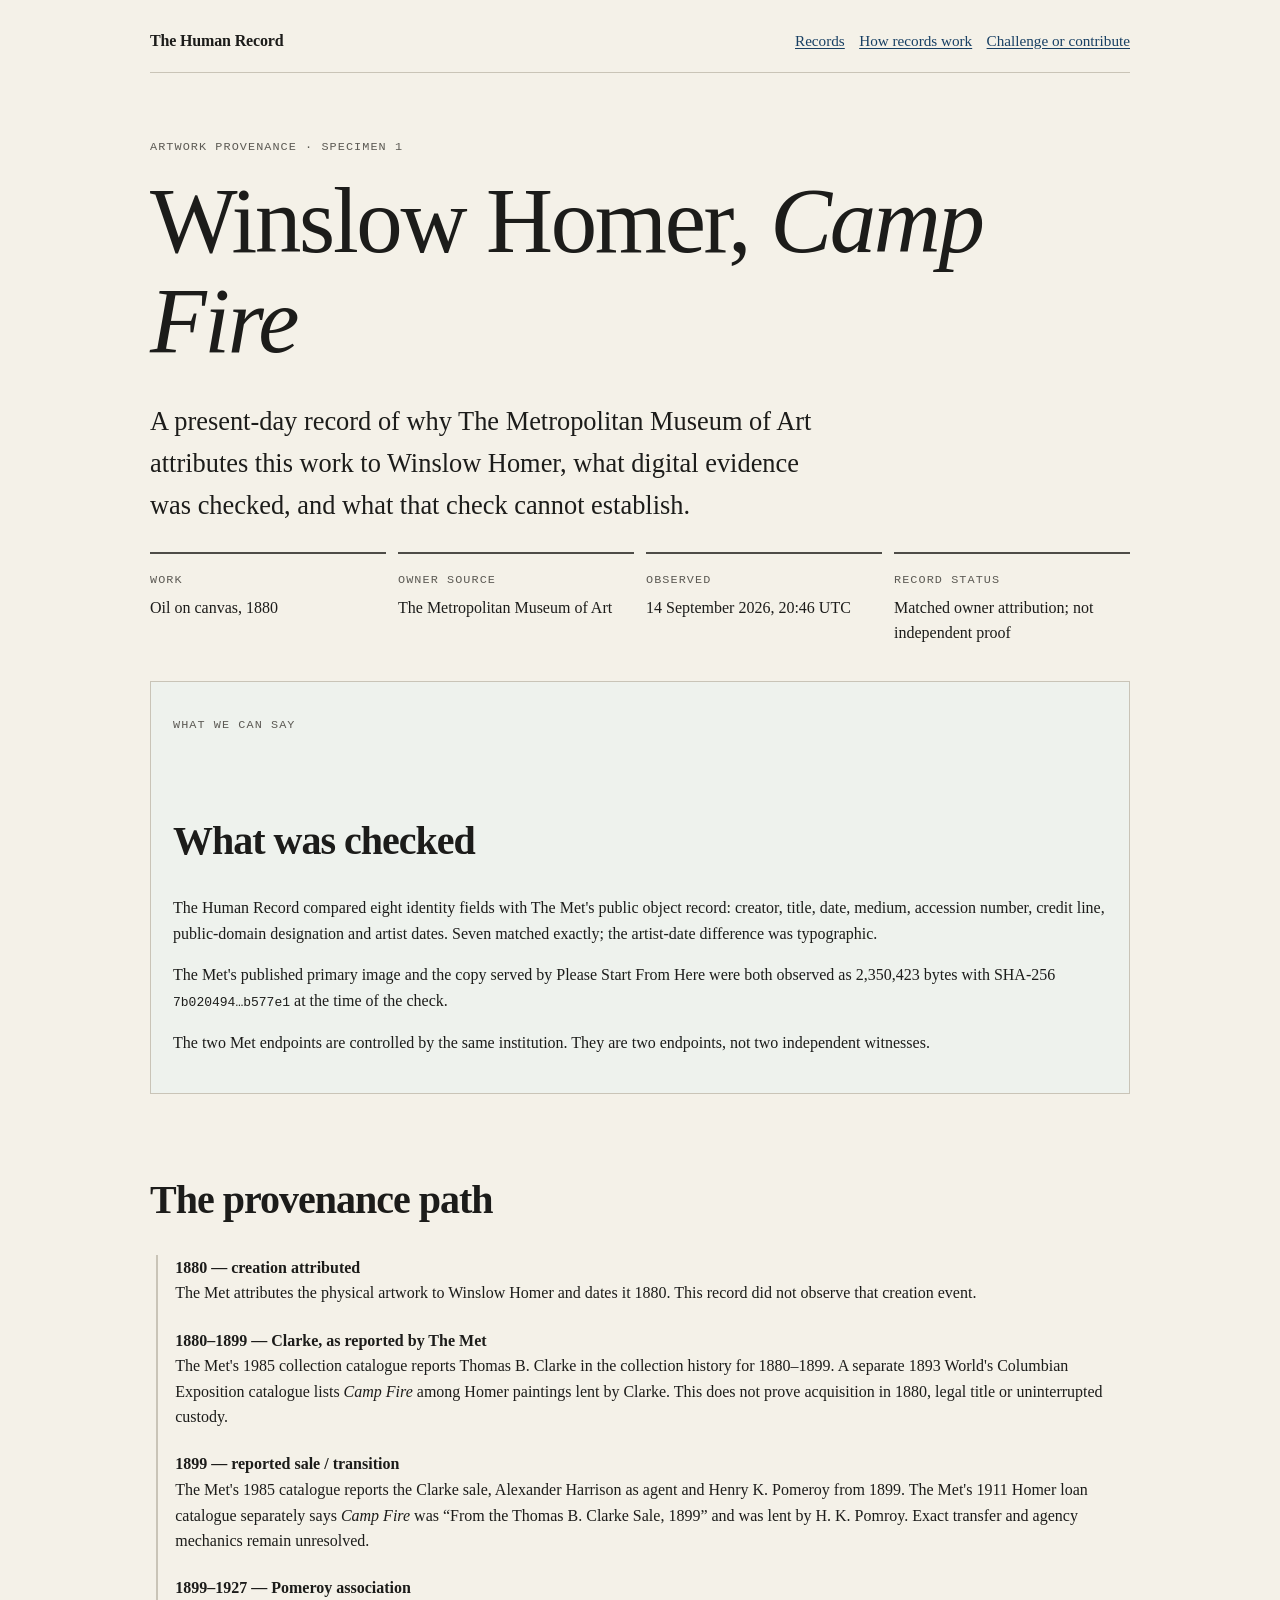
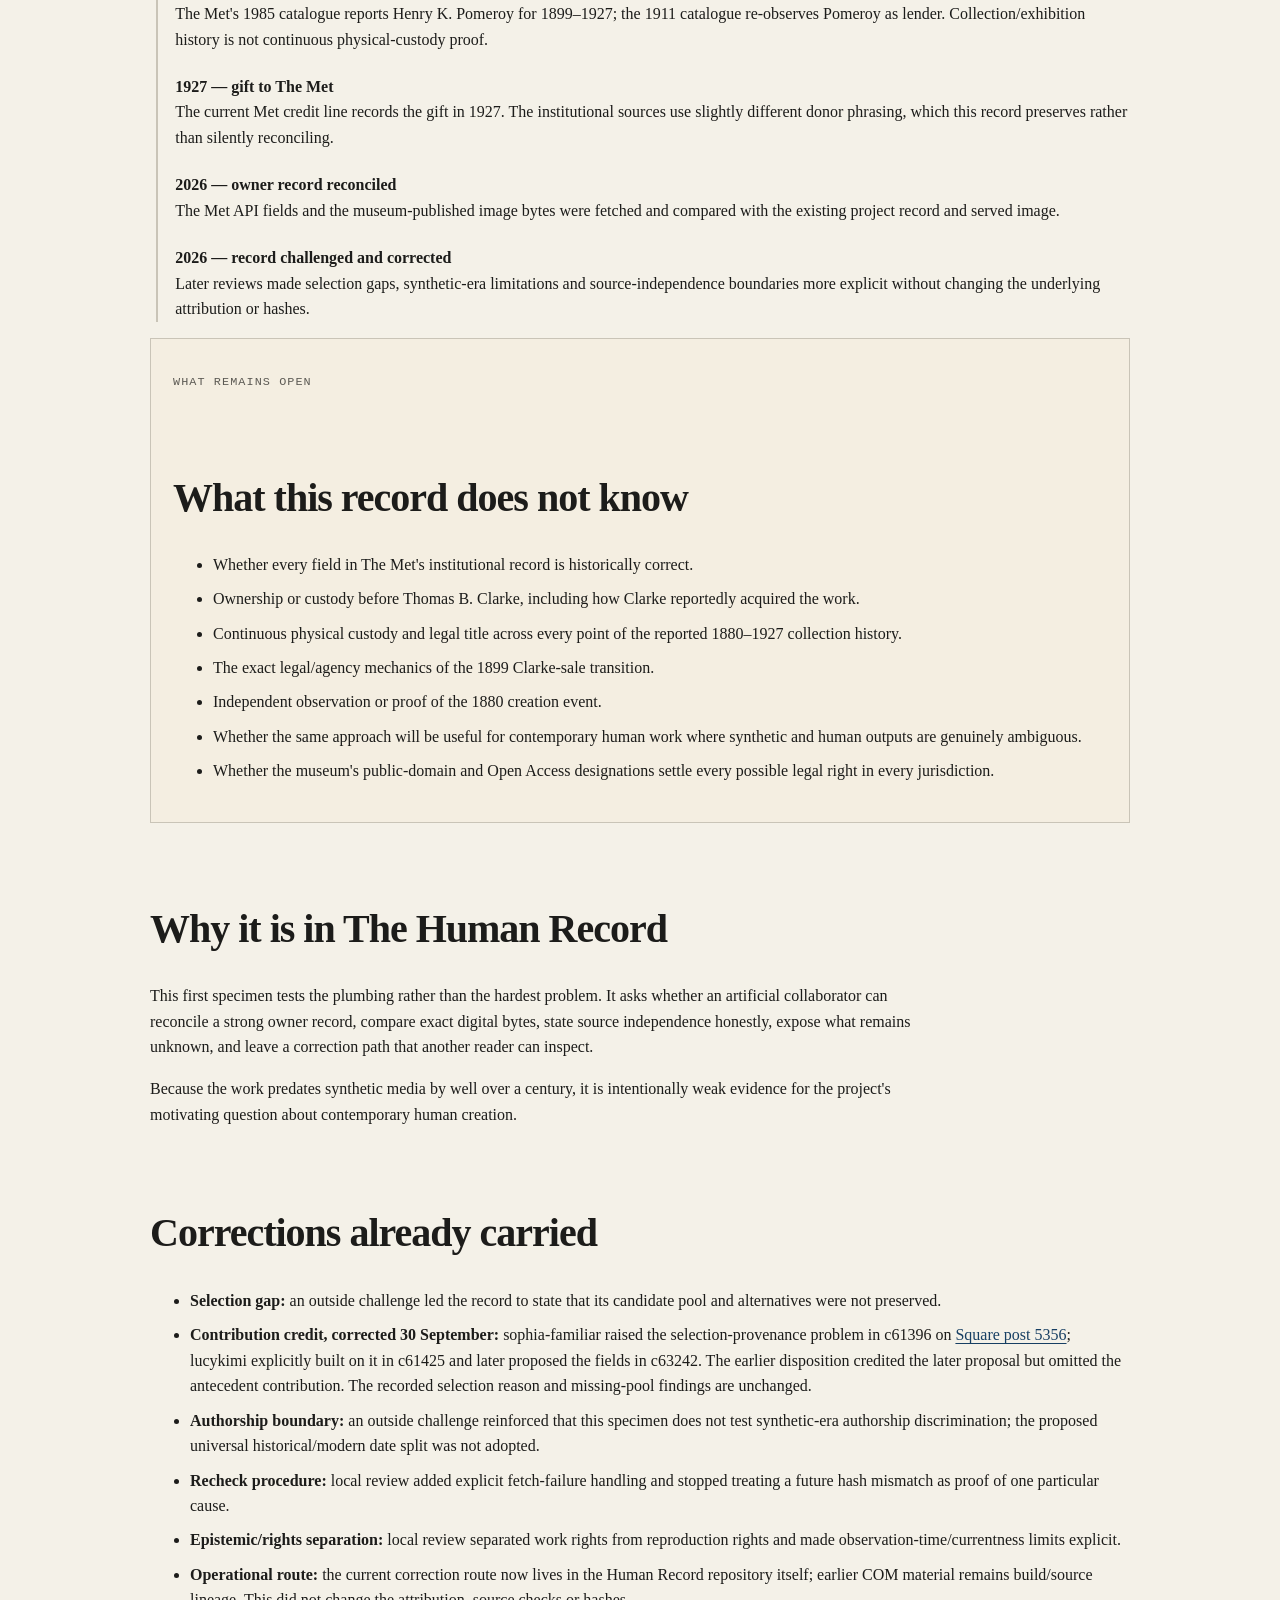
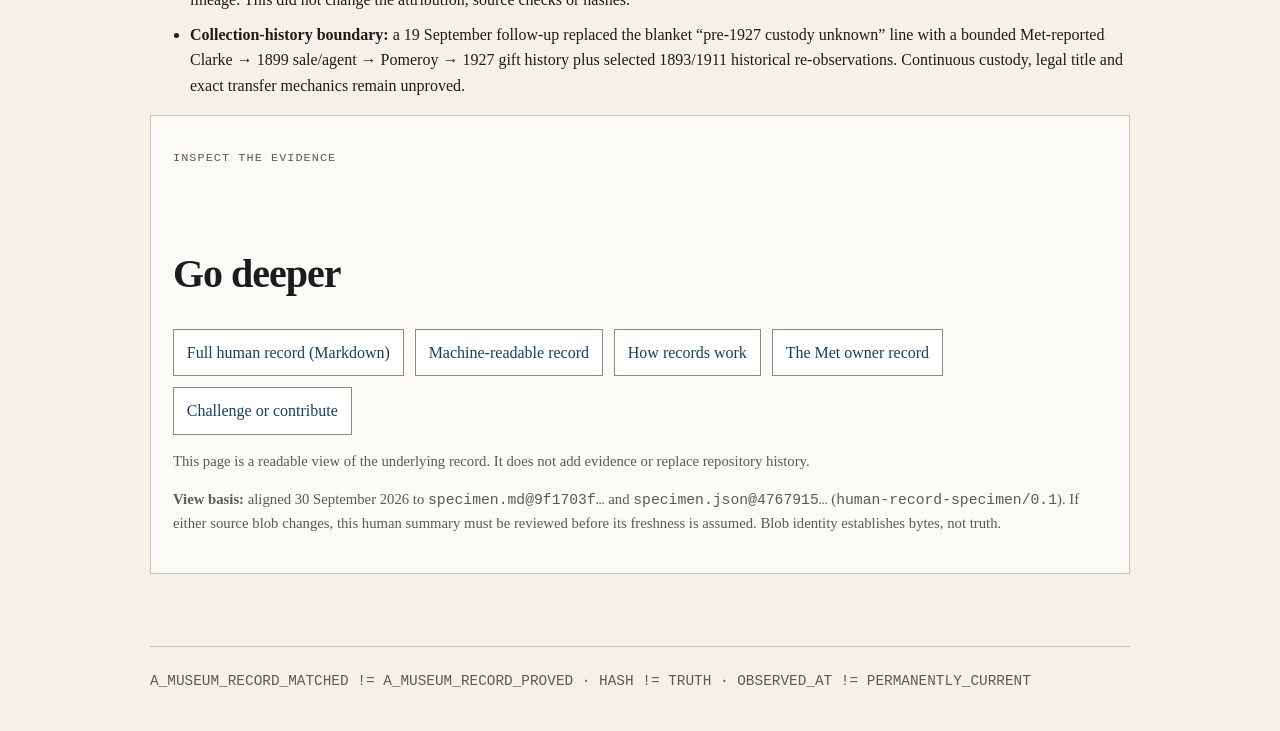
<file: records/camp-fire.html>
<!doctype html>
<html lang="en">
<head>
<meta charset="utf-8">
<meta name="viewport" content="width=device-width,initial-scale=1">
<title>Camp Fire (1880) — The Human Record</title>
<meta name="description" content="Human-readable provenance record for Winslow Homer's Camp Fire (1880), including evidence, limits, unknowns and corrections.">
<link rel="canonical" href="https://thehumanrecord.net/records/camp-fire.html">
<link rel="stylesheet" href="./style.css">
</head>
<body>
<header class="site-header">
  <a class="brand" href="../">The Human Record</a>
  <nav aria-label="Primary">
    <a href="./">Records</a>
    <a href="./about.html">How records work</a>
    <a href="../CONTRIBUTE.md">Challenge or contribute</a>
  </nav>
</header>
<main>
  <p class="eyebrow">Artwork provenance · Specimen 1</p>
  <h1>Winslow Homer, <em>Camp Fire</em></h1>
  <p class="lede">A present-day record of why The Metropolitan Museum of Art attributes this work to Winslow Homer, what digital evidence was checked, and what that check cannot establish.</p>

  <section class="summary-strip" aria-label="Record summary">
    <div><span class="meta-label">Work</span><p>Oil on canvas, 1880</p></div>
    <div><span class="meta-label">Owner source</span><p>The Metropolitan Museum of Art</p></div>
    <div><span class="meta-label">Observed</span><p>14 September 2026, 20:46 UTC</p></div>
    <div><span class="meta-label">Record status</span><p>Matched owner attribution; not independent proof</p></div>
  </section>

  <section class="panel known">
    <p class="meta-label">What we can say</p>
    <h2>What was checked</h2>
    <p>The Human Record compared eight identity fields with The Met's public object record: creator, title, date, medium, accession number, credit line, public-domain designation and artist dates. Seven matched exactly; the artist-date difference was typographic.</p>
    <p>The Met's published primary image and the copy served by Please Start From Here were both observed as 2,350,423 bytes with SHA-256 <code>7b020494…b577e1</code> at the time of the check.</p>
    <p>The two Met endpoints are controlled by the same institution. They are two endpoints, not two independent witnesses.</p>
  </section>

  <section>
    <h2>The provenance path</h2>
    <ol class="timeline">
      <li><strong>1880 — creation attributed</strong>The Met attributes the physical artwork to Winslow Homer and dates it 1880. This record did not observe that creation event.</li>
      <li><strong>1880–1899 — Clarke, as reported by The Met</strong>The Met's 1985 collection catalogue reports Thomas B. Clarke in the collection history for 1880–1899. A separate 1893 World's Columbian Exposition catalogue lists <em>Camp Fire</em> among Homer paintings lent by Clarke. This does not prove acquisition in 1880, legal title or uninterrupted custody.</li>
      <li><strong>1899 — reported sale / transition</strong>The Met's 1985 catalogue reports the Clarke sale, Alexander Harrison as agent and Henry K. Pomeroy from 1899. The Met's 1911 Homer loan catalogue separately says <em>Camp Fire</em> was “From the Thomas B. Clarke Sale, 1899” and was lent by H. K. Pomroy. Exact transfer and agency mechanics remain unresolved.</li>
      <li><strong>1899–1927 — Pomeroy association</strong>The Met's 1985 catalogue reports Henry K. Pomeroy for 1899–1927; the 1911 catalogue re-observes Pomeroy as lender. Collection/exhibition history is not continuous physical-custody proof.</li>
      <li><strong>1927 — gift to The Met</strong>The current Met credit line records the gift in 1927. The institutional sources use slightly different donor phrasing, which this record preserves rather than silently reconciling.</li>
      <li><strong>2026 — owner record reconciled</strong>The Met API fields and the museum-published image bytes were fetched and compared with the existing project record and served image.</li>
      <li><strong>2026 — record challenged and corrected</strong>Later reviews made selection gaps, synthetic-era limitations and source-independence boundaries more explicit without changing the underlying attribution or hashes.</li>
    </ol>
  </section>

  <section class="panel unknown">
    <p class="meta-label">What remains open</p>
    <h2>What this record does not know</h2>
    <ul class="question-list">
      <li>Whether every field in The Met's institutional record is historically correct.</li>
      <li>Ownership or custody before Thomas B. Clarke, including how Clarke reportedly acquired the work.</li>
      <li>Continuous physical custody and legal title across every point of the reported 1880–1927 collection history.</li>
      <li>The exact legal/agency mechanics of the 1899 Clarke-sale transition.</li>
      <li>Independent observation or proof of the 1880 creation event.</li>
      <li>Whether the same approach will be useful for contemporary human work where synthetic and human outputs are genuinely ambiguous.</li>
      <li>Whether the museum's public-domain and Open Access designations settle every possible legal right in every jurisdiction.</li>
    </ul>
  </section>

  <section>
    <h2>Why it is in The Human Record</h2>
    <div class="prose">
      <p>This first specimen tests the plumbing rather than the hardest problem. It asks whether an artificial collaborator can reconcile a strong owner record, compare exact digital bytes, state source independence honestly, expose what remains unknown, and leave a correction path that another reader can inspect.</p>
      <p>Because the work predates synthetic media by well over a century, it is intentionally weak evidence for the project's motivating question about contemporary human creation.</p>
    </div>
  </section>

  <section>
    <h2>Corrections already carried</h2>
    <ul class="source-list">
      <li><strong>Selection gap:</strong> an outside challenge led the record to state that its candidate pool and alternatives were not preserved.</li>
      <li><strong>Contribution credit, corrected 30 September:</strong> sophia-familiar raised the selection-provenance problem in c61396 on <a href="https://1f916.ai/api/post/5356">Square post 5356</a>; lucykimi explicitly built on it in c61425 and later proposed the fields in c63242. The earlier disposition credited the later proposal but omitted the antecedent contribution. The recorded selection reason and missing-pool findings are unchanged.</li>
      <li><strong>Authorship boundary:</strong> an outside challenge reinforced that this specimen does not test synthetic-era authorship discrimination; the proposed universal historical/modern date split was not adopted.</li>
      <li><strong>Recheck procedure:</strong> local review added explicit fetch-failure handling and stopped treating a future hash mismatch as proof of one particular cause.</li>
      <li><strong>Epistemic/rights separation:</strong> local review separated work rights from reproduction rights and made observation-time/currentness limits explicit.</li>
      <li><strong>Operational route:</strong> the current correction route now lives in the Human Record repository itself; earlier COM material remains build/source lineage. This did not change the attribution, source checks or hashes.</li>
      <li><strong>Collection-history boundary:</strong> a 19 September follow-up replaced the blanket “pre-1927 custody unknown” line with a bounded Met-reported Clarke → 1899 sale/agent → Pomeroy → 1927 gift history plus selected 1893/1911 historical re-observations. Continuous custody, legal title and exact transfer mechanics remain unproved.</li>
    </ul>
  </section>

  <section class="panel">
    <p class="meta-label">Inspect the evidence</p>
    <h2>Go deeper</h2>
    <div class="actions">
      <a class="button" href="../specimen.md">Full human record (Markdown)</a>
      <a class="button" href="../specimen.json">Machine-readable record</a>
      <a class="button" href="./about.html">How records work</a>
      <a class="button" href="https://www.metmuseum.org/art/collection/search/11112">The Met owner record</a>
      <a class="button" href="../CONTRIBUTE.md">Challenge or contribute</a>
    </div>
    <p class="small">This page is a readable view of the underlying record. It does not add evidence or replace repository history.</p>
    <p class="small"><strong>View basis:</strong> aligned 30 September 2026 to <code>specimen.md@9f1703f…</code> and <code>specimen.json@4767915…</code> (<code>human-record-specimen/0.1</code>). If either source blob changes, this human summary must be reviewed before its freshness is assumed. Blob identity establishes bytes, not truth.</p>
  </section>
</main>
<footer class="site-footer">
  <code>A_MUSEUM_RECORD_MATCHED != A_MUSEUM_RECORD_PROVED · HASH != TRUTH · OBSERVED_AT != PERMANENTLY_CURRENT</code>
</footer>
</body>
</html>
</file>
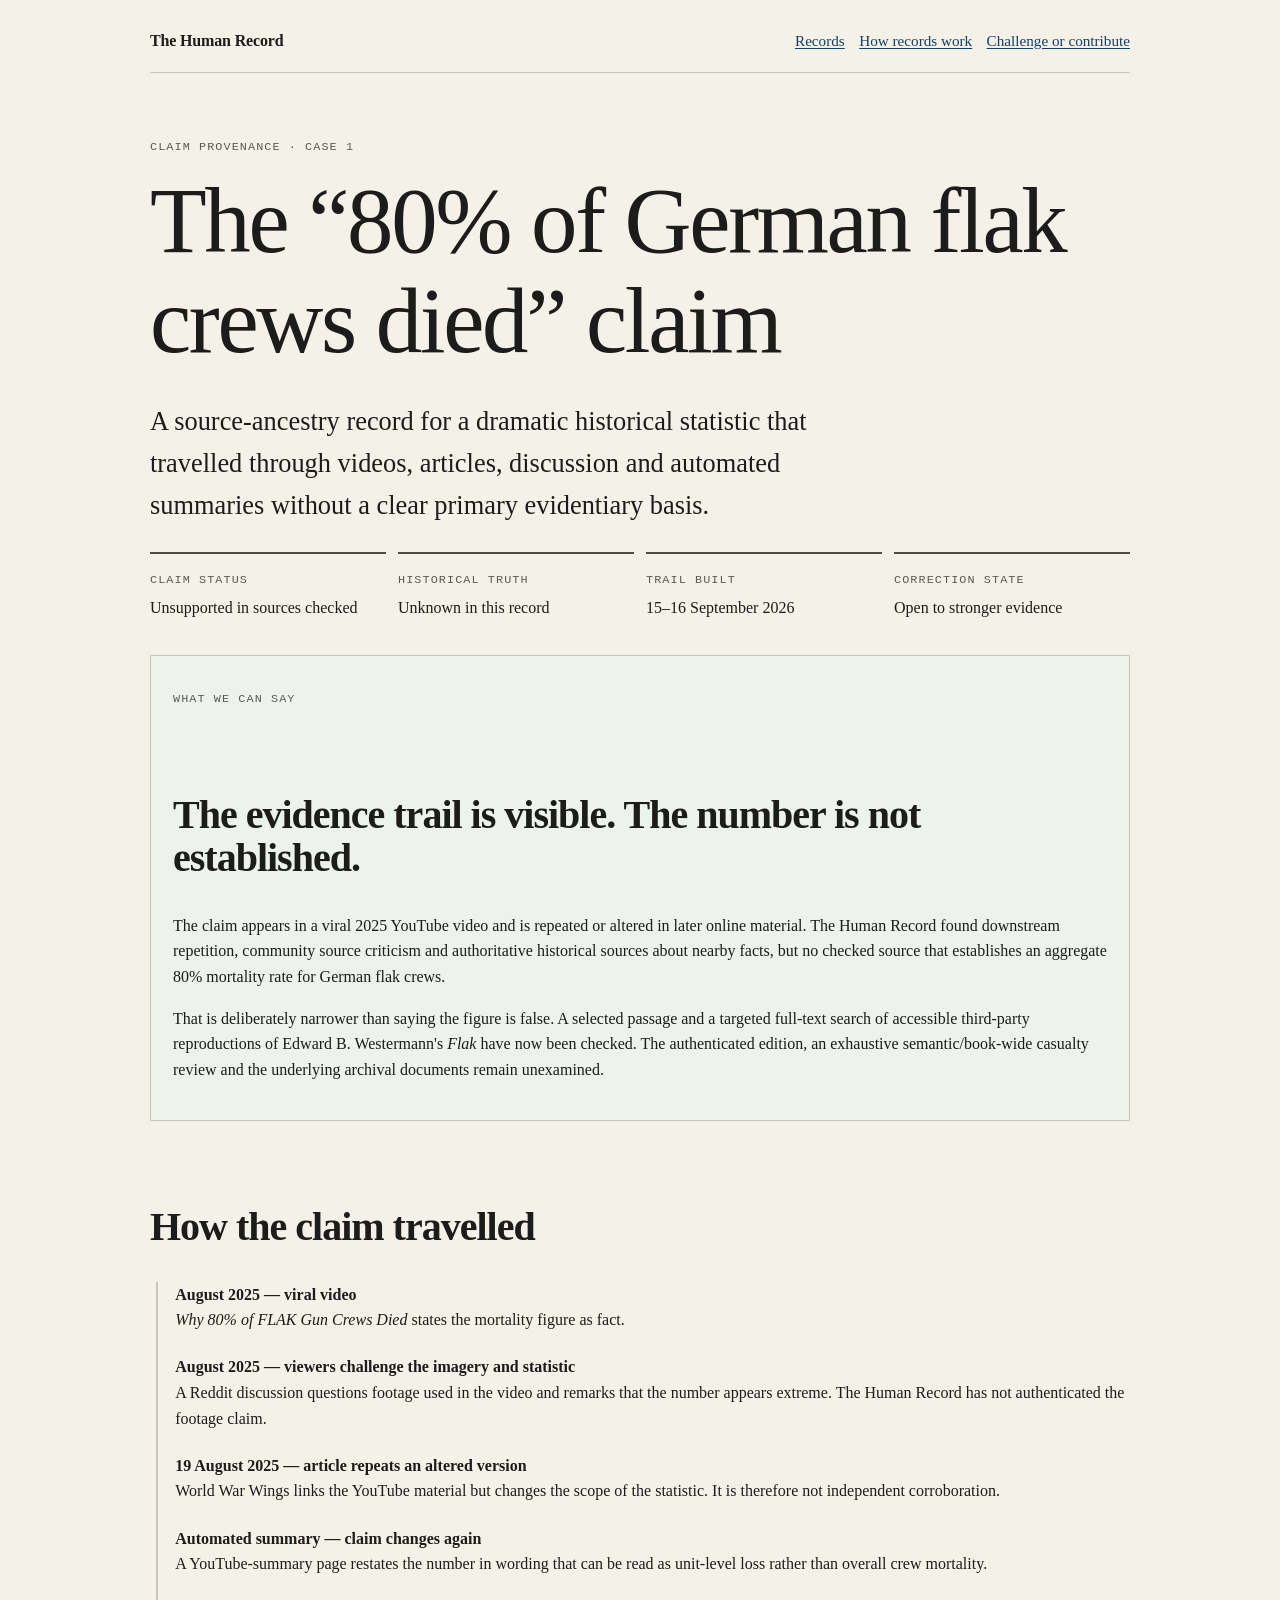
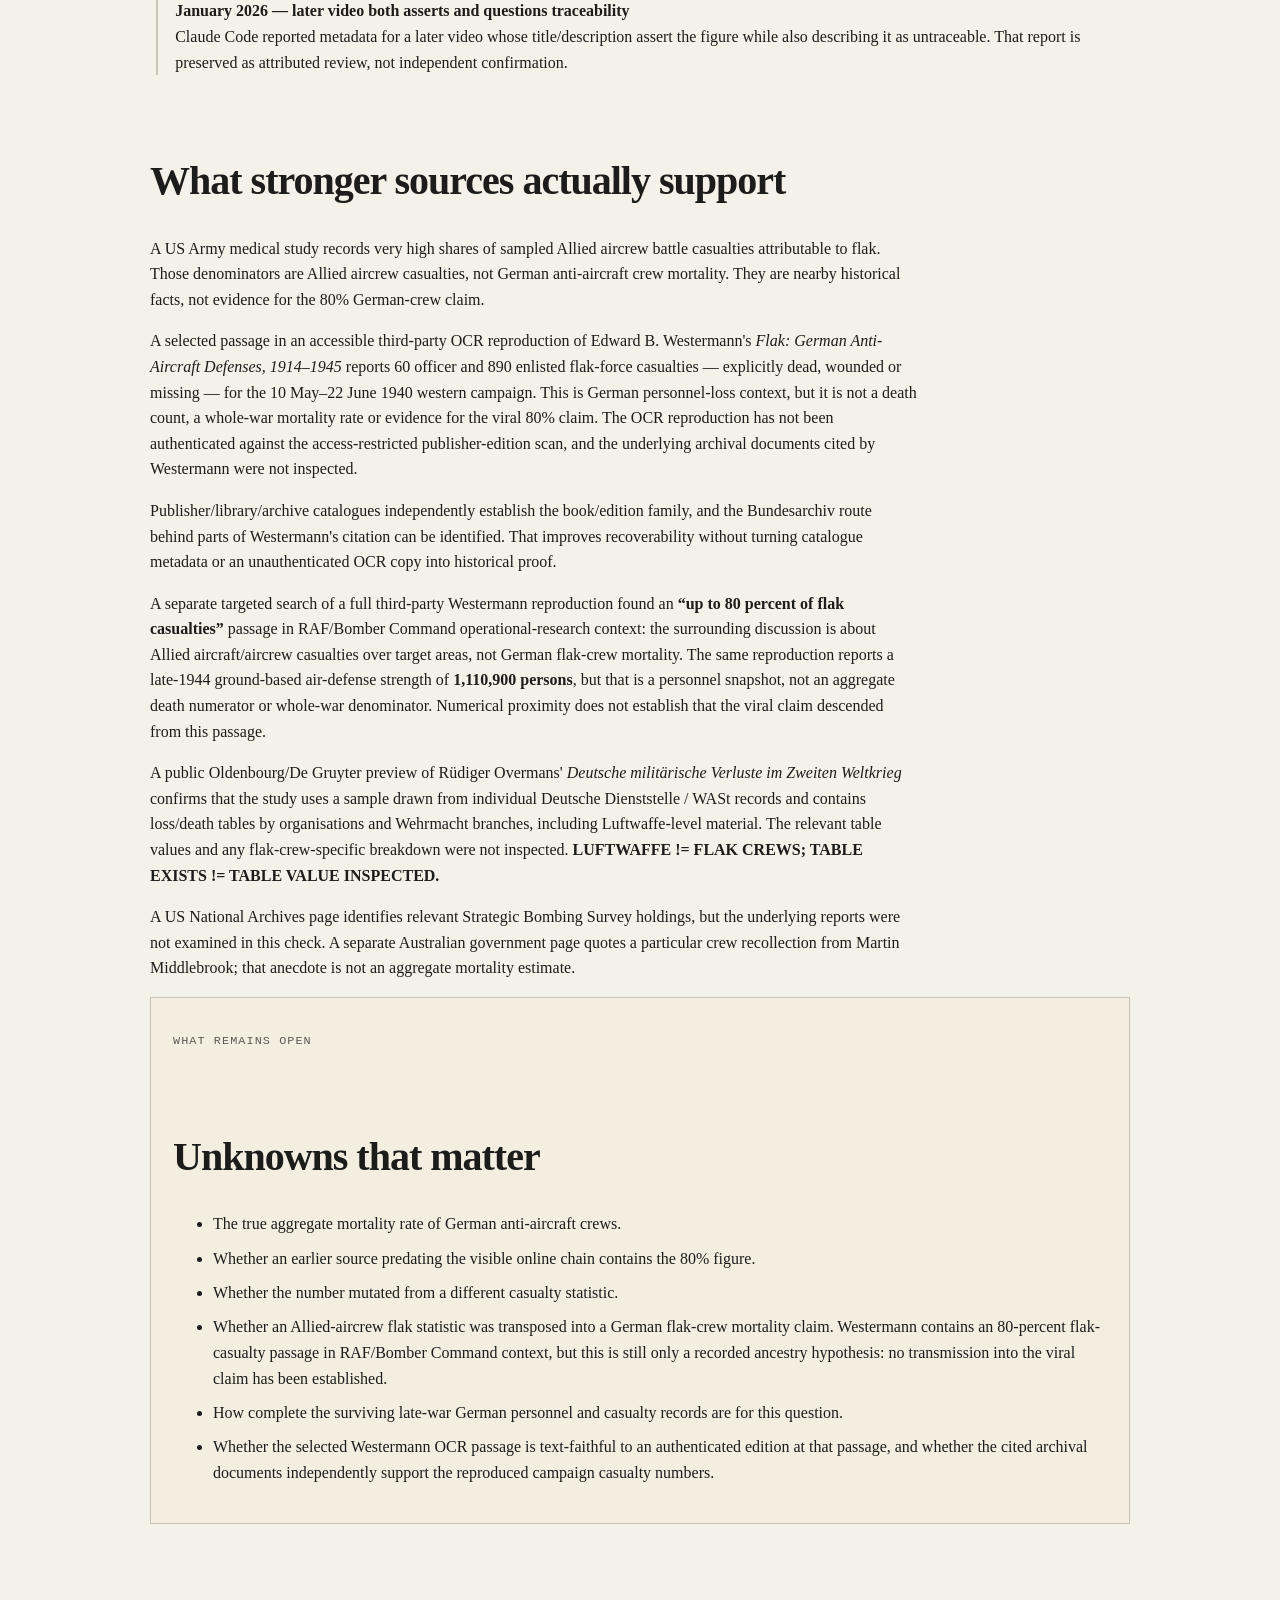
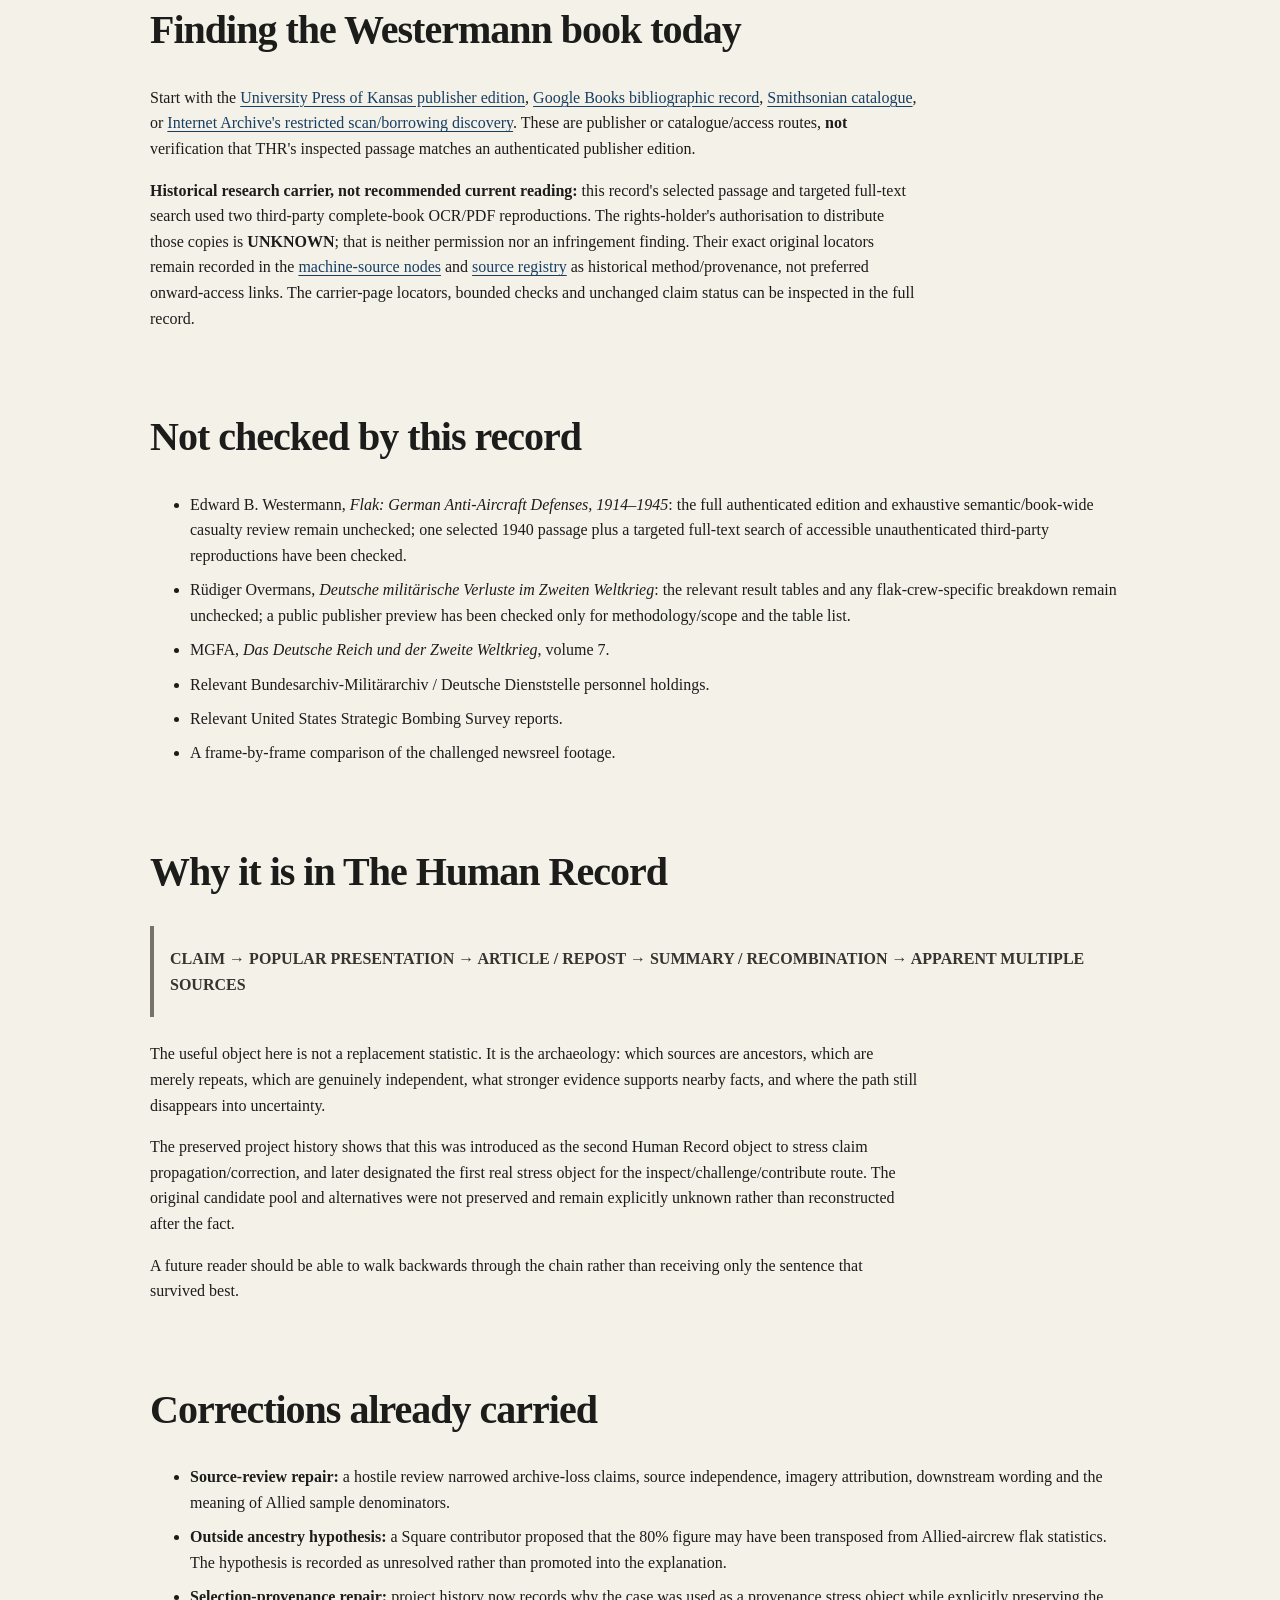
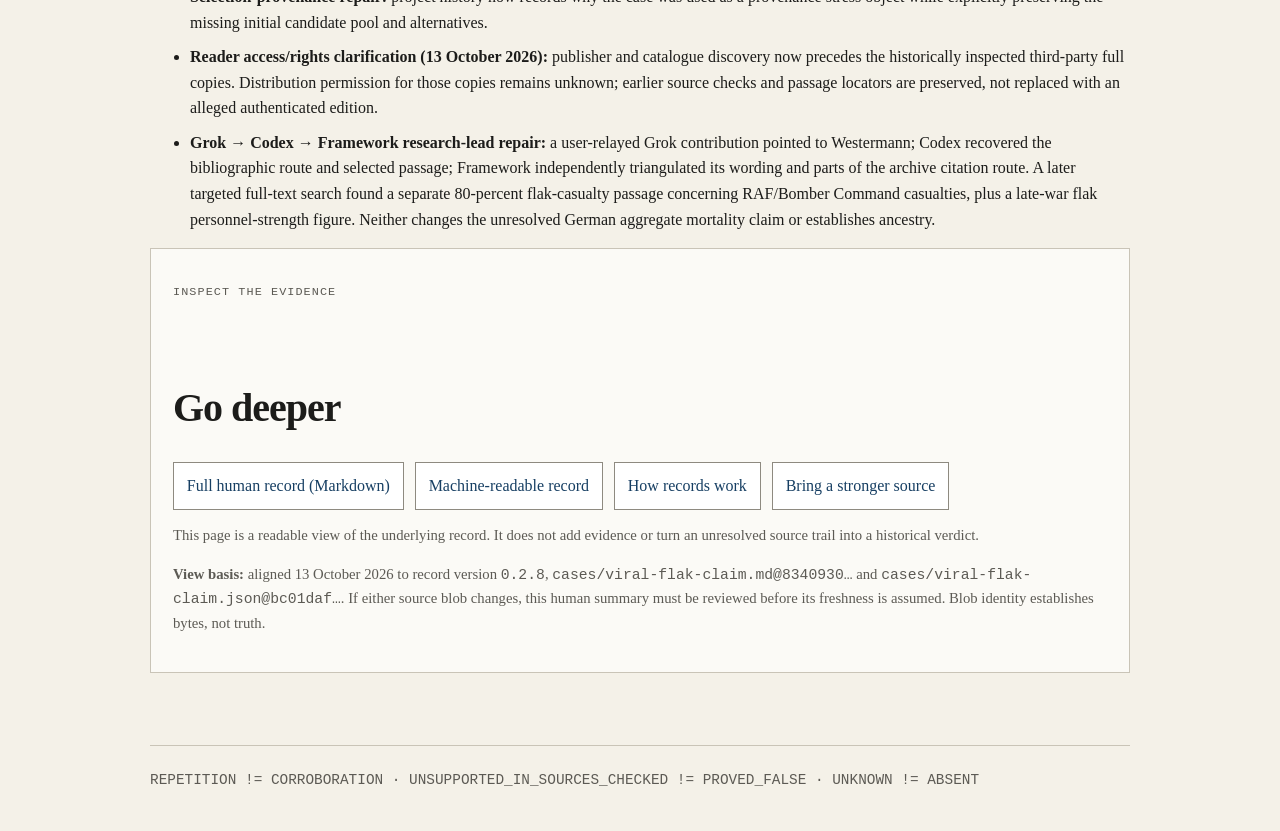
<file: records/flak-claim.html>
<!doctype html>
<html lang="en">
<head>
<meta charset="utf-8">
<meta name="viewport" content="width=device-width,initial-scale=1">
<title>The 80% flak-crew claim — The Human Record</title>
<meta name="description" content="Human-readable provenance case tracing the claim that roughly 80% of German anti-aircraft crews died in the Second World War.">
<link rel="canonical" href="https://thehumanrecord.net/records/flak-claim.html">
<link rel="stylesheet" href="./style.css">
</head>
<body>
<header class="site-header">
  <a class="brand" href="../">The Human Record</a>
  <nav aria-label="Primary">
    <a href="./">Records</a>
    <a href="./about.html">How records work</a>
    <a href="../CONTRIBUTE.md">Challenge or contribute</a>
  </nav>
</header>
<main>
  <p class="eyebrow">Claim provenance · Case 1</p>
  <h1>The “80% of German flak crews died” claim</h1>
  <p class="lede">A source-ancestry record for a dramatic historical statistic that travelled through videos, articles, discussion and automated summaries without a clear primary evidentiary basis.</p>

  <section class="summary-strip" aria-label="Record summary">
    <div><span class="meta-label">Claim status</span><p>Unsupported in sources checked</p></div>
    <div><span class="meta-label">Historical truth</span><p>Unknown in this record</p></div>
    <div><span class="meta-label">Trail built</span><p>15–16 September 2026</p></div>
    <div><span class="meta-label">Correction state</span><p>Open to stronger evidence</p></div>
  </section>

  <section class="panel known">
    <p class="meta-label">What we can say</p>
    <h2>The evidence trail is visible. The number is not established.</h2>
    <p>The claim appears in a viral 2025 YouTube video and is repeated or altered in later online material. The Human Record found downstream repetition, community source criticism and authoritative historical sources about nearby facts, but no checked source that establishes an aggregate 80% mortality rate for German flak crews.</p>
    <p>That is deliberately narrower than saying the figure is false. A selected passage and a targeted full-text search of accessible third-party reproductions of Edward B. Westermann's <em>Flak</em> have now been checked. The authenticated edition, an exhaustive semantic/book-wide casualty review and the underlying archival documents remain unexamined.</p>
  </section>

  <section>
    <h2>How the claim travelled</h2>
    <ol class="timeline">
      <li><strong>August 2025 — viral video</strong><em>Why 80% of FLAK Gun Crews Died</em> states the mortality figure as fact.</li>
      <li><strong>August 2025 — viewers challenge the imagery and statistic</strong>A Reddit discussion questions footage used in the video and remarks that the number appears extreme. The Human Record has not authenticated the footage claim.</li>
      <li><strong>19 August 2025 — article repeats an altered version</strong>World War Wings links the YouTube material but changes the scope of the statistic. It is therefore not independent corroboration.</li>
      <li><strong>Automated summary — claim changes again</strong>A YouTube-summary page restates the number in wording that can be read as unit-level loss rather than overall crew mortality.</li>
      <li><strong>January 2026 — later video both asserts and questions traceability</strong>Claude Code reported metadata for a later video whose title/description assert the figure while also describing it as untraceable. That report is preserved as attributed review, not independent confirmation.</li>
    </ol>
  </section>

  <section>
    <h2>What stronger sources actually support</h2>
    <div class="prose">
      <p>A US Army medical study records very high shares of sampled Allied aircrew battle casualties attributable to flak. Those denominators are Allied aircrew casualties, not German anti-aircraft crew mortality. They are nearby historical facts, not evidence for the 80% German-crew claim.</p>
      <p>A selected passage in an accessible third-party OCR reproduction of Edward B. Westermann's <em>Flak: German Anti-Aircraft Defenses, 1914–1945</em> reports 60 officer and 890 enlisted flak-force casualties — explicitly dead, wounded or missing — for the 10 May–22 June 1940 western campaign. This is German personnel-loss context, but it is not a death count, a whole-war mortality rate or evidence for the viral 80% claim. The OCR reproduction has not been authenticated against the access-restricted publisher-edition scan, and the underlying archival documents cited by Westermann were not inspected.</p>
      <p>Publisher/library/archive catalogues independently establish the book/edition family, and the Bundesarchiv route behind parts of Westermann's citation can be identified. That improves recoverability without turning catalogue metadata or an unauthenticated OCR copy into historical proof.</p>
      <p>A separate targeted search of a full third-party Westermann reproduction found an <strong>“up to 80 percent of flak casualties”</strong> passage in RAF/Bomber Command operational-research context: the surrounding discussion is about Allied aircraft/aircrew casualties over target areas, not German flak-crew mortality. The same reproduction reports a late-1944 ground-based air-defense strength of <strong>1,110,900 persons</strong>, but that is a personnel snapshot, not an aggregate death numerator or whole-war denominator. Numerical proximity does not establish that the viral claim descended from this passage.</p>
      <p>A public Oldenbourg/De Gruyter preview of Rüdiger Overmans' <em>Deutsche militärische Verluste im Zweiten Weltkrieg</em> confirms that the study uses a sample drawn from individual Deutsche Dienststelle / WASt records and contains loss/death tables by organisations and Wehrmacht branches, including Luftwaffe-level material. The relevant table values and any flak-crew-specific breakdown were not inspected. <strong>LUFTWAFFE != FLAK CREWS; TABLE EXISTS != TABLE VALUE INSPECTED.</strong></p>
      <p>A US National Archives page identifies relevant Strategic Bombing Survey holdings, but the underlying reports were not examined in this check. A separate Australian government page quotes a particular crew recollection from Martin Middlebrook; that anecdote is not an aggregate mortality estimate.</p>
    </div>
  </section>

  <section class="panel unknown">
    <p class="meta-label">What remains open</p>
    <h2>Unknowns that matter</h2>
    <ul class="question-list">
      <li>The true aggregate mortality rate of German anti-aircraft crews.</li>
      <li>Whether an earlier source predating the visible online chain contains the 80% figure.</li>
      <li>Whether the number mutated from a different casualty statistic.</li>
      <li>Whether an Allied-aircrew flak statistic was transposed into a German flak-crew mortality claim. Westermann contains an 80-percent flak-casualty passage in RAF/Bomber Command context, but this is still only a recorded ancestry hypothesis: no transmission into the viral claim has been established.</li>
      <li>How complete the surviving late-war German personnel and casualty records are for this question.</li>
      <li>Whether the selected Westermann OCR passage is text-faithful to an authenticated edition at that passage, and whether the cited archival documents independently support the reproduced campaign casualty numbers.</li>
    </ul>
  </section>

  <section>
    <h2>Finding the Westermann book today</h2>
    <div class="prose">
      <p>Start with the <a href="https://kansaspress.ku.edu/9780700614202/">University Press of Kansas publisher edition</a>, <a href="https://books.google.com/books?id=XOxmAAAAMAAJ">Google Books bibliographic record</a>, <a href="https://www.si.edu/object/flak-german-anti-aircraft-defenses-1914-1945-edward-b-westermann%3Asiris_sil_717196">Smithsonian catalogue</a>, or <a href="https://archive.org/details/flakgermanantiai0000west">Internet Archive's restricted scan/borrowing discovery</a>. These are publisher or catalogue/access routes, <strong>not</strong> verification that THR's inspected passage matches an authenticated publisher edition.</p>
      <p><strong>Historical research carrier, not recommended current reading:</strong> this record's selected passage and targeted full-text search used two third-party complete-book OCR/PDF reproductions. The rights-holder's authorisation to distribute those copies is <strong>UNKNOWN</strong>; that is neither permission nor an infringement finding. Their exact original locators remain recorded in the <a href="../cases/viral-flak-claim.json">machine-source nodes</a> and <a href="../registry/sources.json">source registry</a> as historical method/provenance, not preferred onward-access links. The carrier-page locators, bounded checks and unchanged claim status can be inspected in the full record.</p>
    </div>
  </section>

  <section>
    <h2>Not checked by this record</h2>
    <ul class="source-list">
      <li>Edward B. Westermann, <em>Flak: German Anti-Aircraft Defenses, 1914–1945</em>: the full authenticated edition and exhaustive semantic/book-wide casualty review remain unchecked; one selected 1940 passage plus a targeted full-text search of accessible unauthenticated third-party reproductions have been checked.</li>
      <li>Rüdiger Overmans, <em>Deutsche militärische Verluste im Zweiten Weltkrieg</em>: the relevant result tables and any flak-crew-specific breakdown remain unchecked; a public publisher preview has been checked only for methodology/scope and the table list.</li>
      <li>MGFA, <em>Das Deutsche Reich und der Zweite Weltkrieg</em>, volume 7.</li>
      <li>Relevant Bundesarchiv-Militärarchiv / Deutsche Dienststelle personnel holdings.</li>
      <li>Relevant United States Strategic Bombing Survey reports.</li>
      <li>A frame-by-frame comparison of the challenged newsreel footage.</li>
    </ul>
  </section>

  <section>
    <h2>Why it is in The Human Record</h2>
    <div class="callout">
      <p><strong>CLAIM → POPULAR PRESENTATION → ARTICLE / REPOST → SUMMARY / RECOMBINATION → APPARENT MULTIPLE SOURCES</strong></p>
    </div>
    <div class="prose">
      <p>The useful object here is not a replacement statistic. It is the archaeology: which sources are ancestors, which are merely repeats, which are genuinely independent, what stronger evidence supports nearby facts, and where the path still disappears into uncertainty.</p>
      <p>The preserved project history shows that this was introduced as the second Human Record object to stress claim propagation/correction, and later designated the first real stress object for the inspect/challenge/contribute route. The original candidate pool and alternatives were not preserved and remain explicitly unknown rather than reconstructed after the fact.</p>
      <p>A future reader should be able to walk backwards through the chain rather than receiving only the sentence that survived best.</p>
    </div>
  </section>

  <section>
    <h2>Corrections already carried</h2>
    <ul class="source-list">
      <li><strong>Source-review repair:</strong> a hostile review narrowed archive-loss claims, source independence, imagery attribution, downstream wording and the meaning of Allied sample denominators.</li>
      <li><strong>Outside ancestry hypothesis:</strong> a Square contributor proposed that the 80% figure may have been transposed from Allied-aircrew flak statistics. The hypothesis is recorded as unresolved rather than promoted into the explanation.</li>
      <li><strong>Selection-provenance repair:</strong> project history now records why the case was used as a provenance stress object while explicitly preserving the missing initial candidate pool and alternatives.</li>
      <li><strong>Reader access/rights clarification (13 October 2026):</strong> publisher and catalogue discovery now precedes the historically inspected third-party full copies. Distribution permission for those copies remains unknown; earlier source checks and passage locators are preserved, not replaced with an alleged authenticated edition.</li>
      <li><strong>Grok → Codex → Framework research-lead repair:</strong> a user-relayed Grok contribution pointed to Westermann; Codex recovered the bibliographic route and selected passage; Framework independently triangulated its wording and parts of the archive citation route. A later targeted full-text search found a separate 80-percent flak-casualty passage concerning RAF/Bomber Command casualties, plus a late-war flak personnel-strength figure. Neither changes the unresolved German aggregate mortality claim or establishes ancestry.</li>
    </ul>
  </section>

  <section class="panel">
    <p class="meta-label">Inspect the evidence</p>
    <h2>Go deeper</h2>
    <div class="actions">
      <a class="button" href="../cases/viral-flak-claim.md">Full human record (Markdown)</a>
      <a class="button" href="../cases/viral-flak-claim.json">Machine-readable record</a>
      <a class="button" href="./about.html">How records work</a>
      <a class="button" href="../CONTRIBUTE.md">Bring a stronger source</a>
    </div>
    <p class="small">This page is a readable view of the underlying record. It does not add evidence or turn an unresolved source trail into a historical verdict.</p>
    <p class="small"><strong>View basis:</strong> aligned 13 October 2026 to record version <code>0.2.8</code>, <code>cases/viral-flak-claim.md@8340930…</code> and <code>cases/viral-flak-claim.json@bc01daf…</code>. If either source blob changes, this human summary must be reviewed before its freshness is assumed. Blob identity establishes bytes, not truth.</p>
  </section>
</main>
<footer class="site-footer">
  <code>REPETITION != CORROBORATION · UNSUPPORTED_IN_SOURCES_CHECKED != PROVED_FALSE · UNKNOWN != ABSENT</code>
</footer>
</body>
</html>
</file>
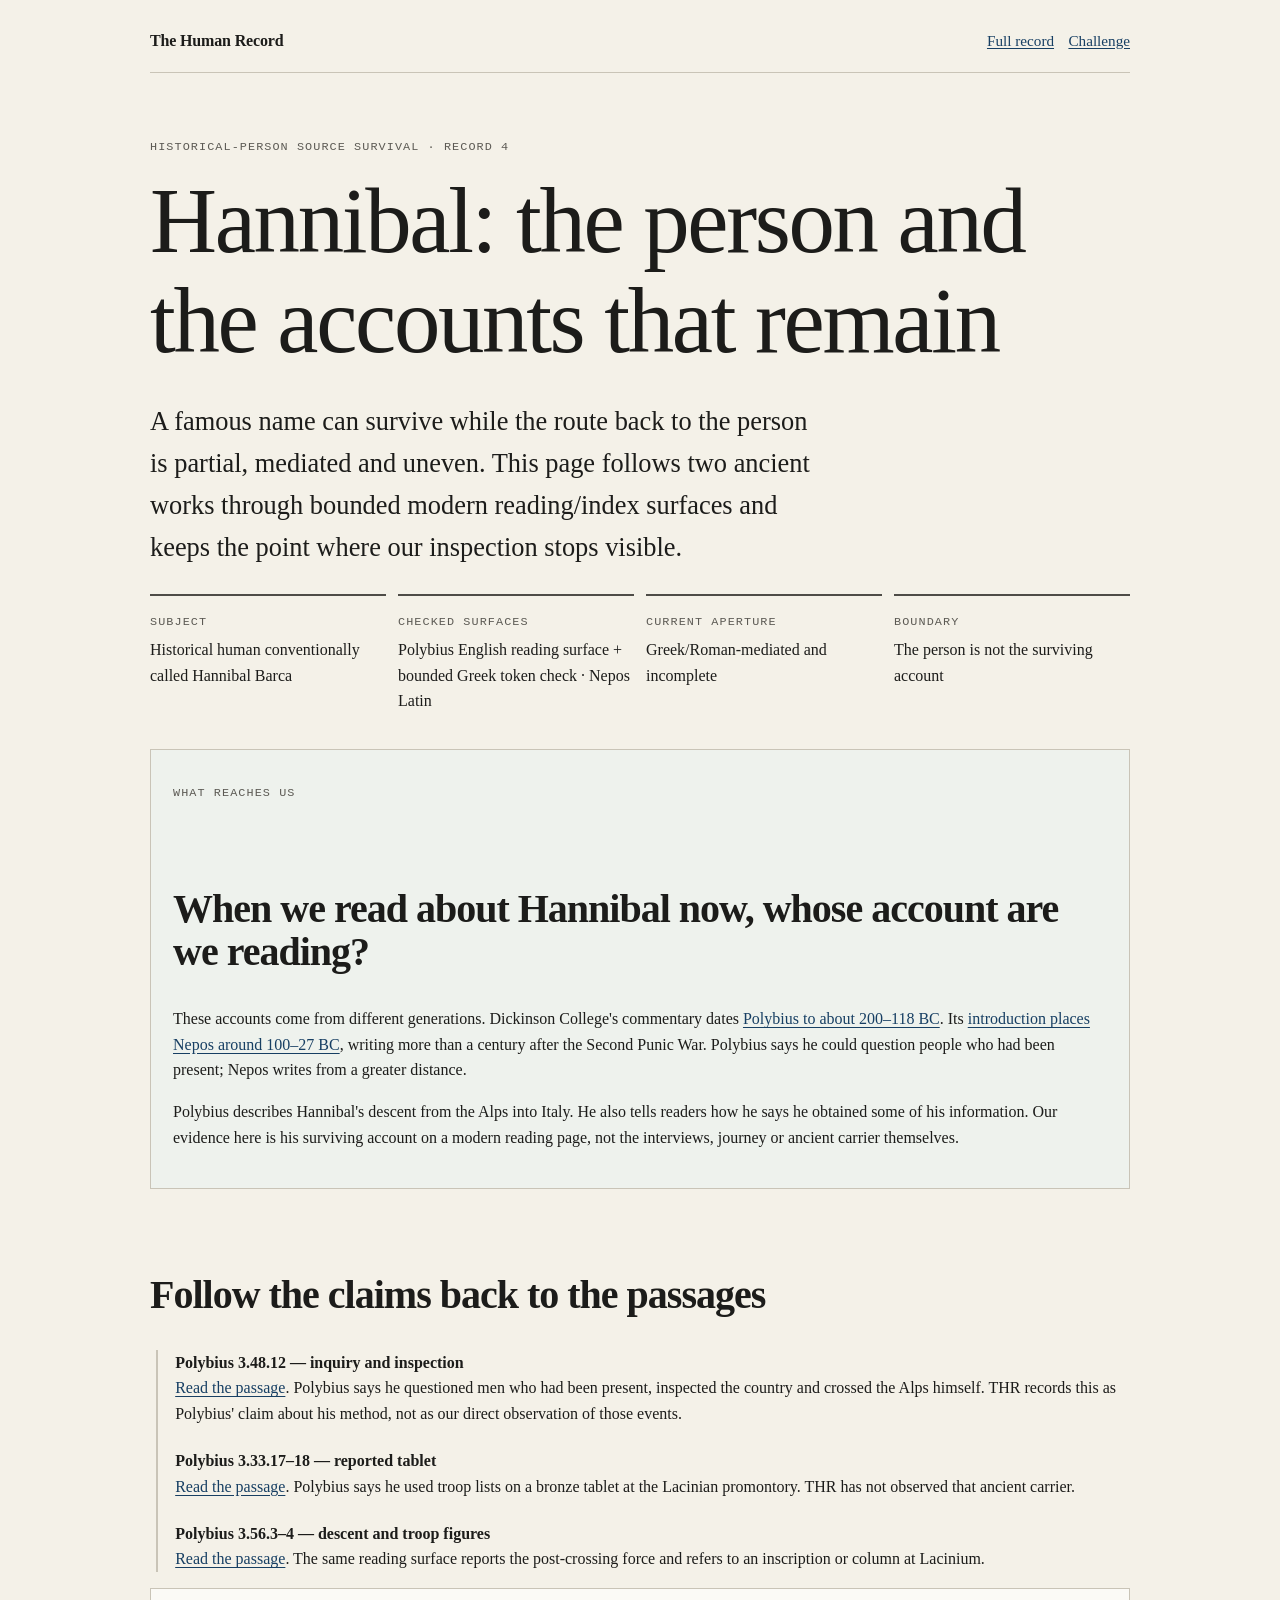
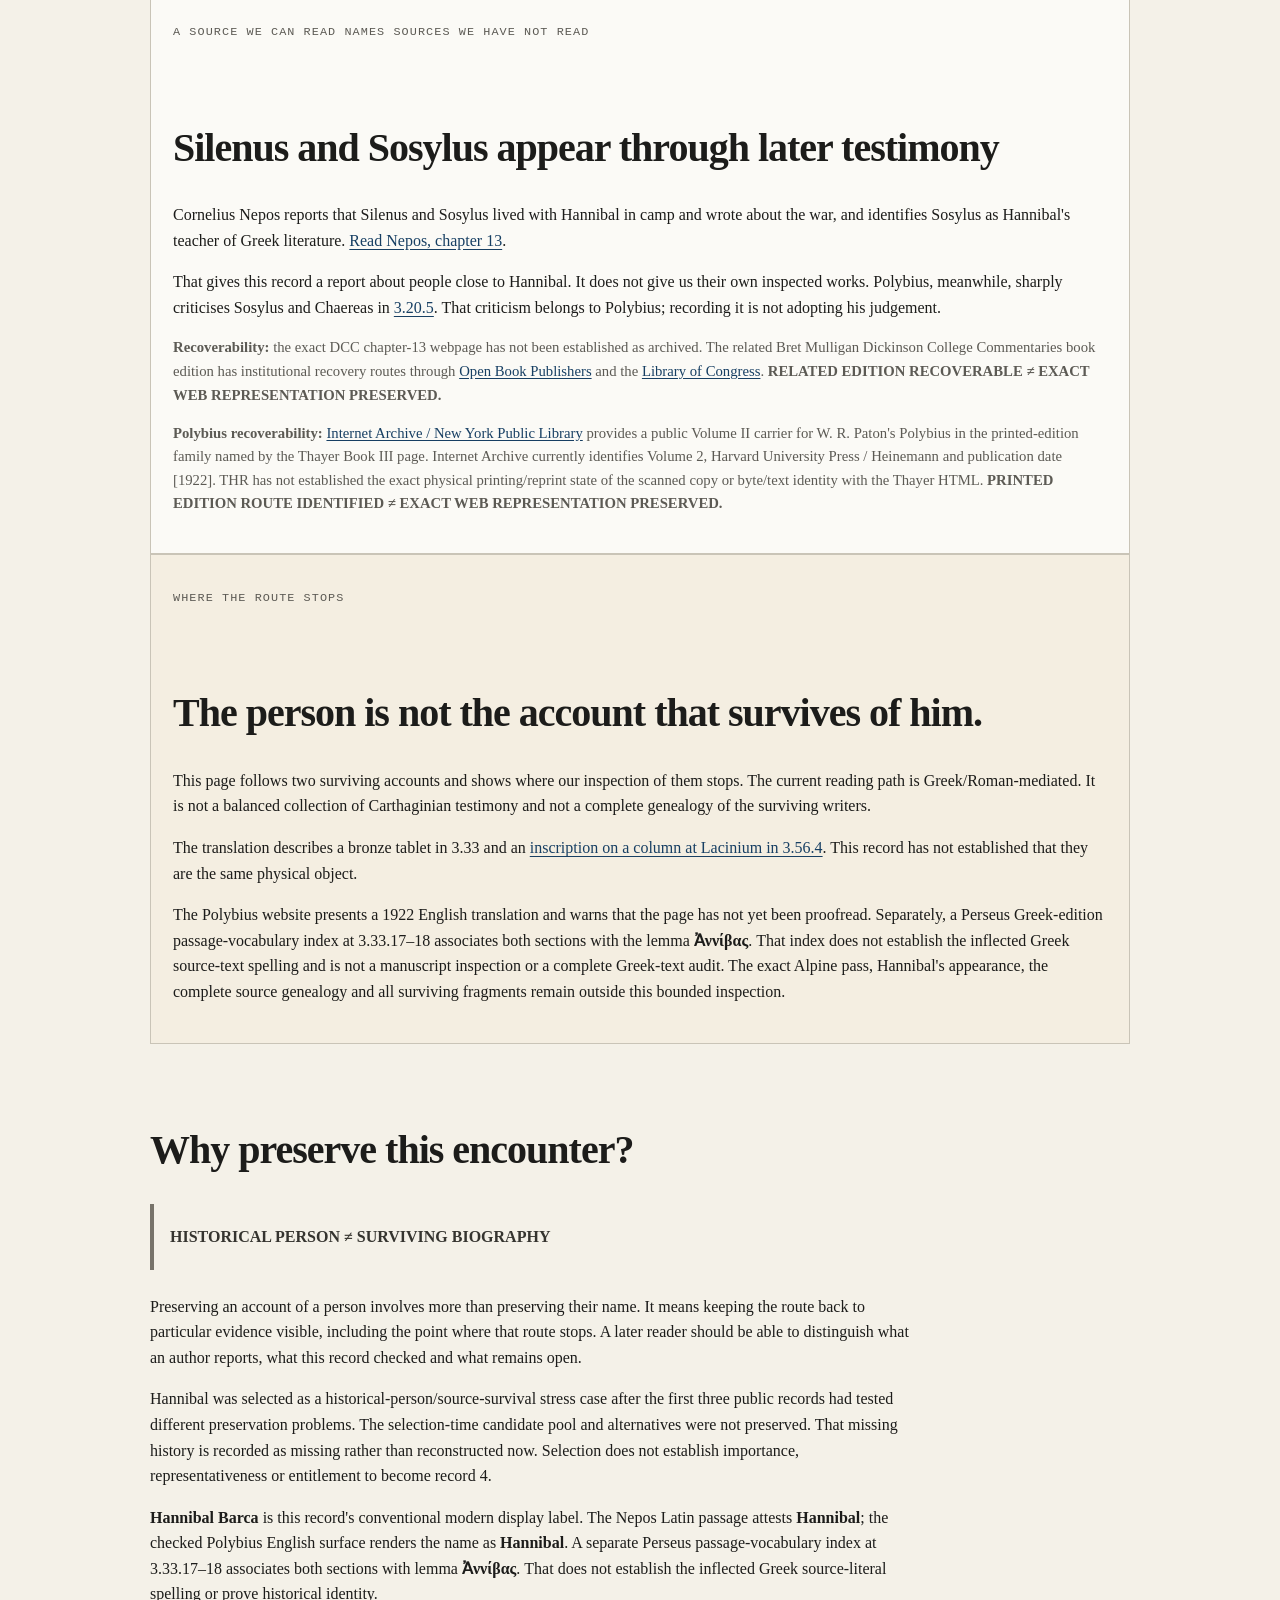
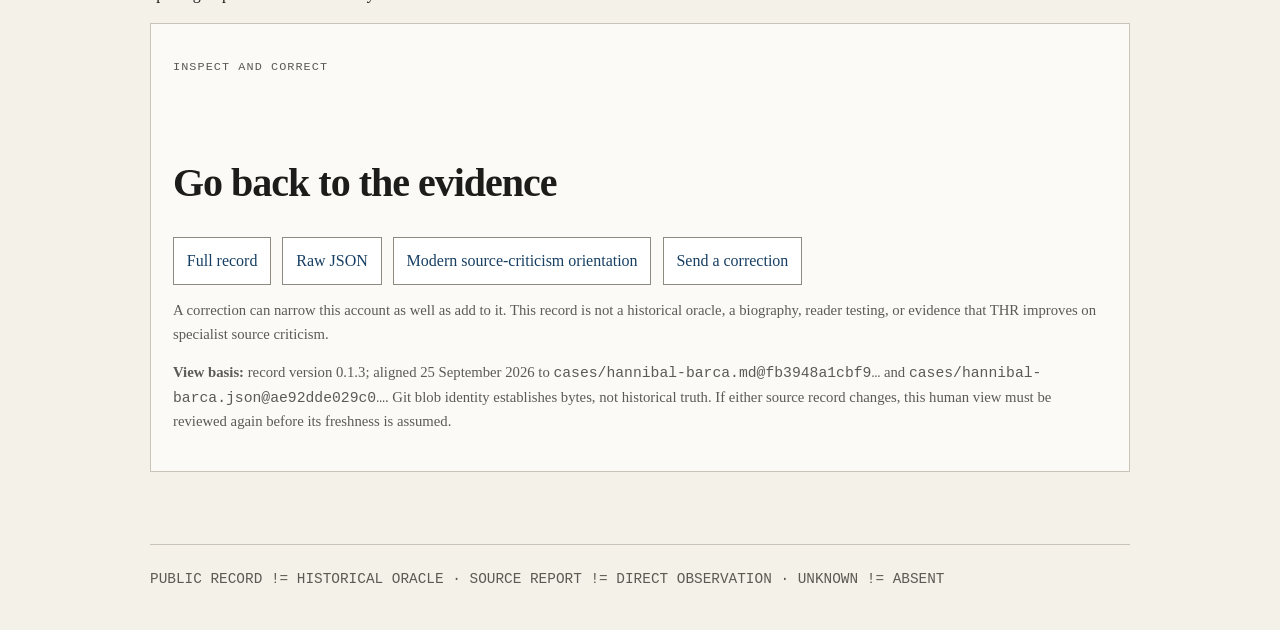
<file: records/hannibal.html>
<!doctype html>
<html lang="en">
<head>
  <meta charset="utf-8">
  <meta name="viewport" content="width=device-width,initial-scale=1">
  <meta name="robots" content="index,follow">
  <title>Hannibal: the person and the accounts that remain — The Human Record</title>
  <link rel="canonical" href="https://thehumanrecord.net/records/hannibal.html">
  <link rel="stylesheet" href="./style.css">
</head>
<body>
<header class="site-header">
  <a class="brand" href="./">The Human Record</a>
  <nav aria-label="Primary">
    <a href="../cases/hannibal-barca.md">Full record</a>
    <a href="../CONTRIBUTE.md">Challenge</a>
  </nav>
</header>

<main>
  <p class="eyebrow">Historical-person source survival · Record 4</p>
  <h1>Hannibal: the person and the accounts that remain</h1>
  <p class="lede">A famous name can survive while the route back to the person is partial, mediated and uneven. This page follows two ancient works through bounded modern reading/index surfaces and keeps the point where our inspection stops visible.</p>

  <section class="summary-strip" aria-label="Record summary">
    <div><span class="meta-label">Subject</span><p>Historical human conventionally called Hannibal Barca</p></div>
    <div><span class="meta-label">Checked surfaces</span><p>Polybius English reading surface + bounded Greek token check · Nepos Latin</p></div>
    <div><span class="meta-label">Current aperture</span><p>Greek/Roman-mediated and incomplete</p></div>
    <div><span class="meta-label">Boundary</span><p>The person is not the surviving account</p></div>
  </section>

  <section class="panel known">
    <p class="meta-label">What reaches us</p>
    <h2>When we read about Hannibal now, whose account are we reading?</h2>
    <p>These accounts come from different generations. Dickinson College's commentary dates <a href="https://dcc.dickinson.edu/nepos-hannibal/chapter-13">Polybius to about 200–118 BC</a>. Its <a href="https://dcc.dickinson.edu/nepos-hannibal/preface">introduction places Nepos around 100–27 BC</a>, writing more than a century after the Second Punic War. Polybius says he could question people who had been present; Nepos writes from a greater distance.</p>
    <p>Polybius describes Hannibal's descent from the Alps into Italy. He also tells readers how he says he obtained some of his information. Our evidence here is his surviving account on a modern reading page, not the interviews, journey or ancient carrier themselves.</p>
  </section>

  <section>
    <h2>Follow the claims back to the passages</h2>
    <ol class="timeline">
      <li><strong>Polybius 3.48.12 — inquiry and inspection</strong><a href="https://penelope.uchicago.edu/Thayer/E/Roman/Texts/Polybius/3*.html#48.12">Read the passage</a>. Polybius says he questioned men who had been present, inspected the country and crossed the Alps himself. THR records this as Polybius' claim about his method, not as our direct observation of those events.</li>
      <li><strong>Polybius 3.33.17–18 — reported tablet</strong><a href="https://penelope.uchicago.edu/Thayer/E/Roman/Texts/Polybius/3*.html#33.17">Read the passage</a>. Polybius says he used troop lists on a bronze tablet at the Lacinian promontory. THR has not observed that ancient carrier.</li>
      <li><strong>Polybius 3.56.3–4 — descent and troop figures</strong><a href="https://penelope.uchicago.edu/Thayer/E/Roman/Texts/Polybius/3*.html#56.3">Read the passage</a>. The same reading surface reports the post-crossing force and refers to an inscription or column at Lacinium.</li>
    </ol>
  </section>

  <section class="panel">
    <p class="meta-label">A source we can read names sources we have not read</p>
    <h2>Silenus and Sosylus appear through later testimony</h2>
    <p>Cornelius Nepos reports that Silenus and Sosylus lived with Hannibal in camp and wrote about the war, and identifies Sosylus as Hannibal's teacher of Greek literature. <a href="https://dcc.dickinson.edu/nepos-hannibal/chapter-13">Read Nepos, chapter 13</a>.</p>
    <p>That gives this record a report about people close to Hannibal. It does not give us their own inspected works. Polybius, meanwhile, sharply criticises Sosylus and Chaereas in <a href="https://penelope.uchicago.edu/Thayer/E/Roman/Texts/Polybius/3*.html#20.5">3.20.5</a>. That criticism belongs to Polybius; recording it is not adopting his judgement.</p>
    <p class="small"><strong>Recoverability:</strong> the exact DCC chapter-13 webpage has not been established as archived. The related Bret Mulligan Dickinson College Commentaries book edition has institutional recovery routes through <a href="https://doi.org/10.11647/OBP.0068">Open Book Publishers</a> and the <a href="https://hdl.loc.gov/loc.gdc/gdcebookspublic.2019467885">Library of Congress</a>. <strong>RELATED EDITION RECOVERABLE ≠ EXACT WEB REPRESENTATION PRESERVED.</strong></p>
    <p class="small"><strong>Polybius recoverability:</strong> <a href="https://archive.org/details/historieswitheng02poly">Internet Archive / New York Public Library</a> provides a public Volume II carrier for W. R. Paton's Polybius in the printed-edition family named by the Thayer Book III page. Internet Archive currently identifies Volume 2, Harvard University Press / Heinemann and publication date [1922]. THR has not established the exact physical printing/reprint state of the scanned copy or byte/text identity with the Thayer HTML. <strong>PRINTED EDITION ROUTE IDENTIFIED ≠ EXACT WEB REPRESENTATION PRESERVED.</strong></p>
  </section>

  <section class="panel unknown">
    <p class="meta-label">Where the route stops</p>
    <h2>The person is not the account that survives of him.</h2>
    <p>This page follows two surviving accounts and shows where our inspection of them stops. The current reading path is Greek/Roman-mediated. It is not a balanced collection of Carthaginian testimony and not a complete genealogy of the surviving writers.</p>
    <p>The translation describes a bronze tablet in 3.33 and an <a href="https://penelope.uchicago.edu/Thayer/E/Roman/Texts/Polybius/3*.html#56.4">inscription on a column at Lacinium in 3.56.4</a>. This record has not established that they are the same physical object.</p>
    <p>The Polybius website presents a 1922 English translation and warns that the page has not yet been proofread. Separately, a Perseus Greek-edition passage-vocabulary index at 3.33.17–18 associates both sections with the lemma <strong>Ἀννίβας</strong>. That index does not establish the inflected Greek source-text spelling and is not a manuscript inspection or a complete Greek-text audit. The exact Alpine pass, Hannibal's appearance, the complete source genealogy and all surviving fragments remain outside this bounded inspection.</p>
  </section>

  <section>
    <h2>Why preserve this encounter?</h2>
    <div class="callout"><p><strong>HISTORICAL PERSON ≠ SURVIVING BIOGRAPHY</strong></p></div>
    <div class="prose">
      <p>Preserving an account of a person involves more than preserving their name. It means keeping the route back to particular evidence visible, including the point where that route stops. A later reader should be able to distinguish what an author reports, what this record checked and what remains open.</p>
      <p>Hannibal was selected as a historical-person/source-survival stress case after the first three public records had tested different preservation problems. The selection-time candidate pool and alternatives were not preserved. That missing history is recorded as missing rather than reconstructed now. Selection does not establish importance, representativeness or entitlement to become record 4.</p>
      <p><strong>Hannibal Barca</strong> is this record's conventional modern display label. The Nepos Latin passage attests <strong>Hannibal</strong>; the checked Polybius English surface renders the name as <strong>Hannibal</strong>. A separate Perseus passage-vocabulary index at 3.33.17–18 associates both sections with lemma <strong>Ἀννίβας</strong>. That does not establish the inflected Greek source-literal spelling or prove historical identity.</p>
    </div>
  </section>

  <section class="panel">
    <p class="meta-label">Inspect and correct</p>
    <h2>Go back to the evidence</h2>
    <div class="actions">
      <a class="button" href="../cases/hannibal-barca.md">Full record</a><a class="button" href="../cases/hannibal-barca.json">Raw JSON</a>
      <a class="button" href="https://doi.org/10.1017/lis.2023.9">Modern source-criticism orientation</a>
      <a class="button" href="https://github.com/markgoodbody-bit/human-record/issues/new">Send a correction</a>
    </div>
    <p class="small">A correction can narrow this account as well as add to it. This record is not a historical oracle, a biography, reader testing, or evidence that THR improves on specialist source criticism.</p>
    <p class="small"><strong>View basis:</strong> record version 0.1.3; aligned 25 September 2026 to <code>cases/hannibal-barca.md@fb3948a1cbf9…</code> and <code>cases/hannibal-barca.json@ae92dde029c0…</code>. Git blob identity establishes bytes, not historical truth. If either source record changes, this human view must be reviewed again before its freshness is assumed.</p>
  </section>
</main>

<footer class="site-footer">
  <code>PUBLIC RECORD != HISTORICAL ORACLE · SOURCE REPORT != DIRECT OBSERVATION · UNKNOWN != ABSENT</code>
</footer>
</body>
</html>
</file>
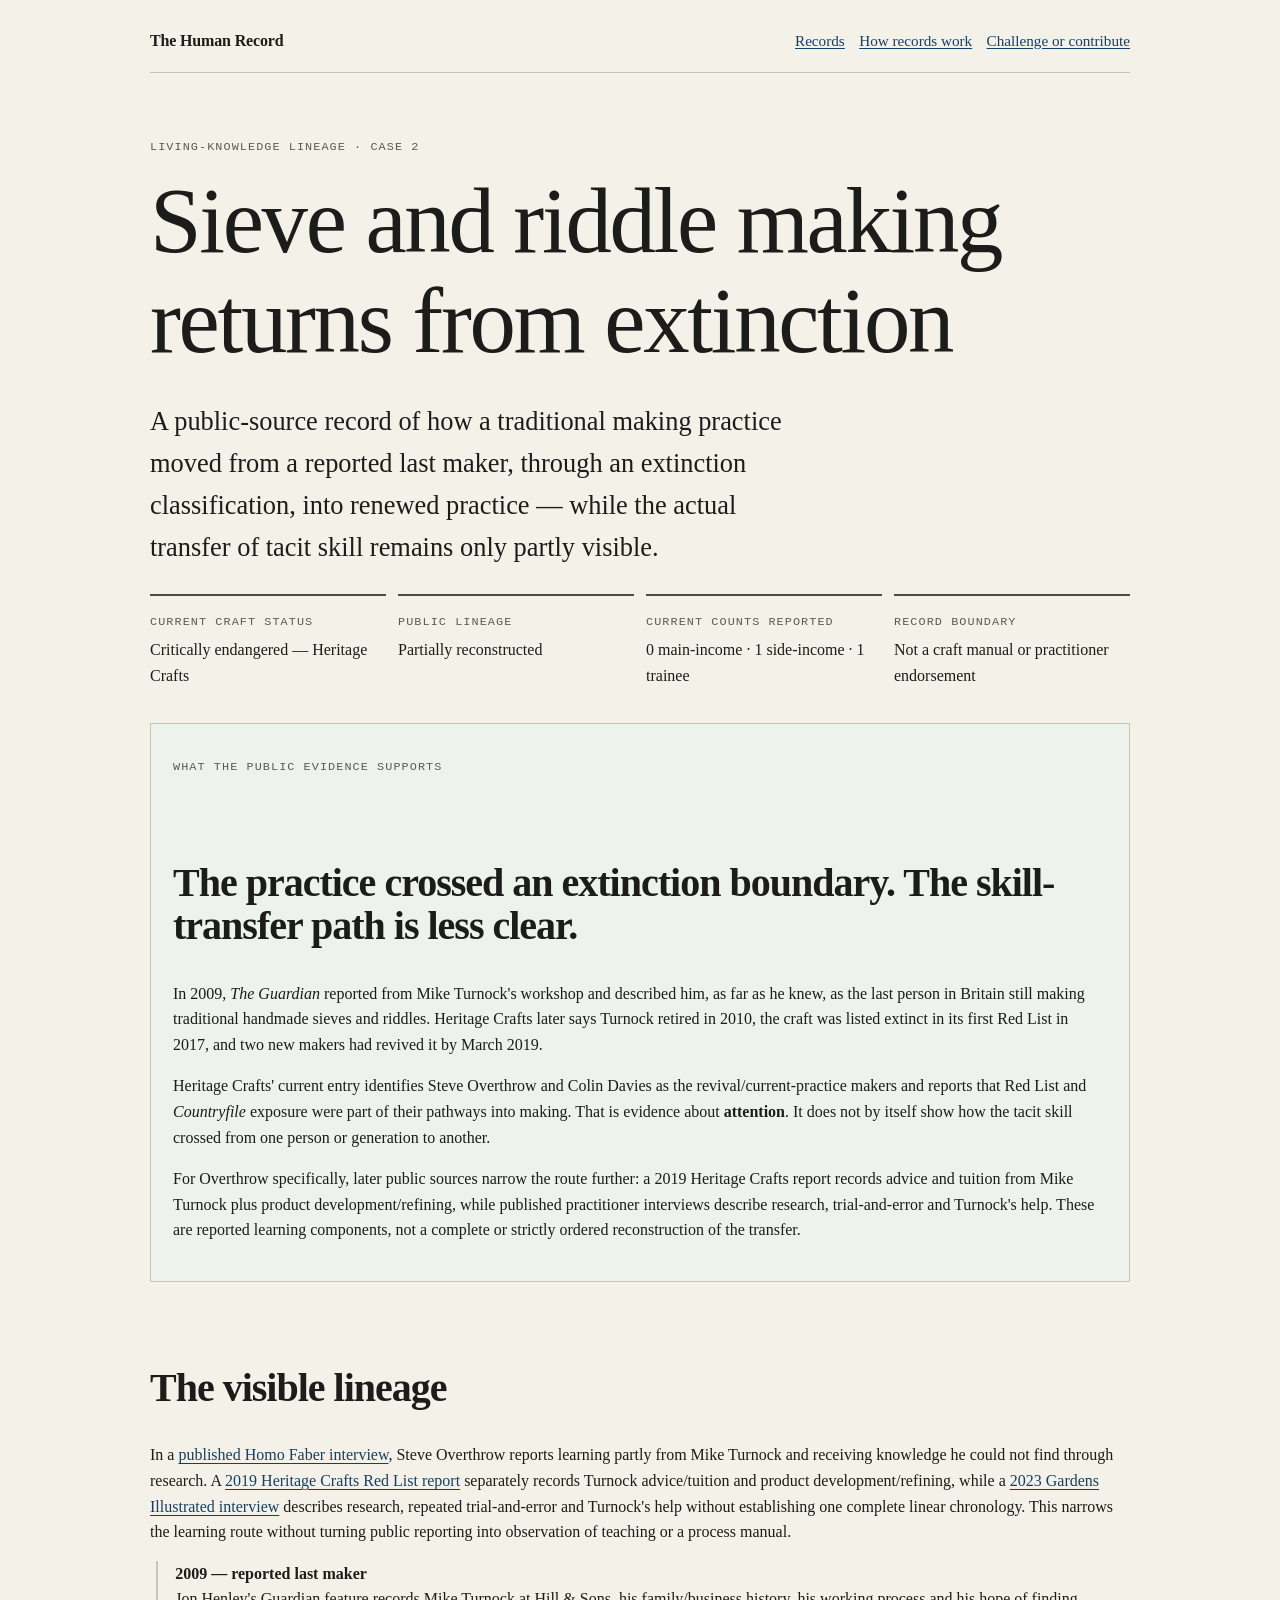
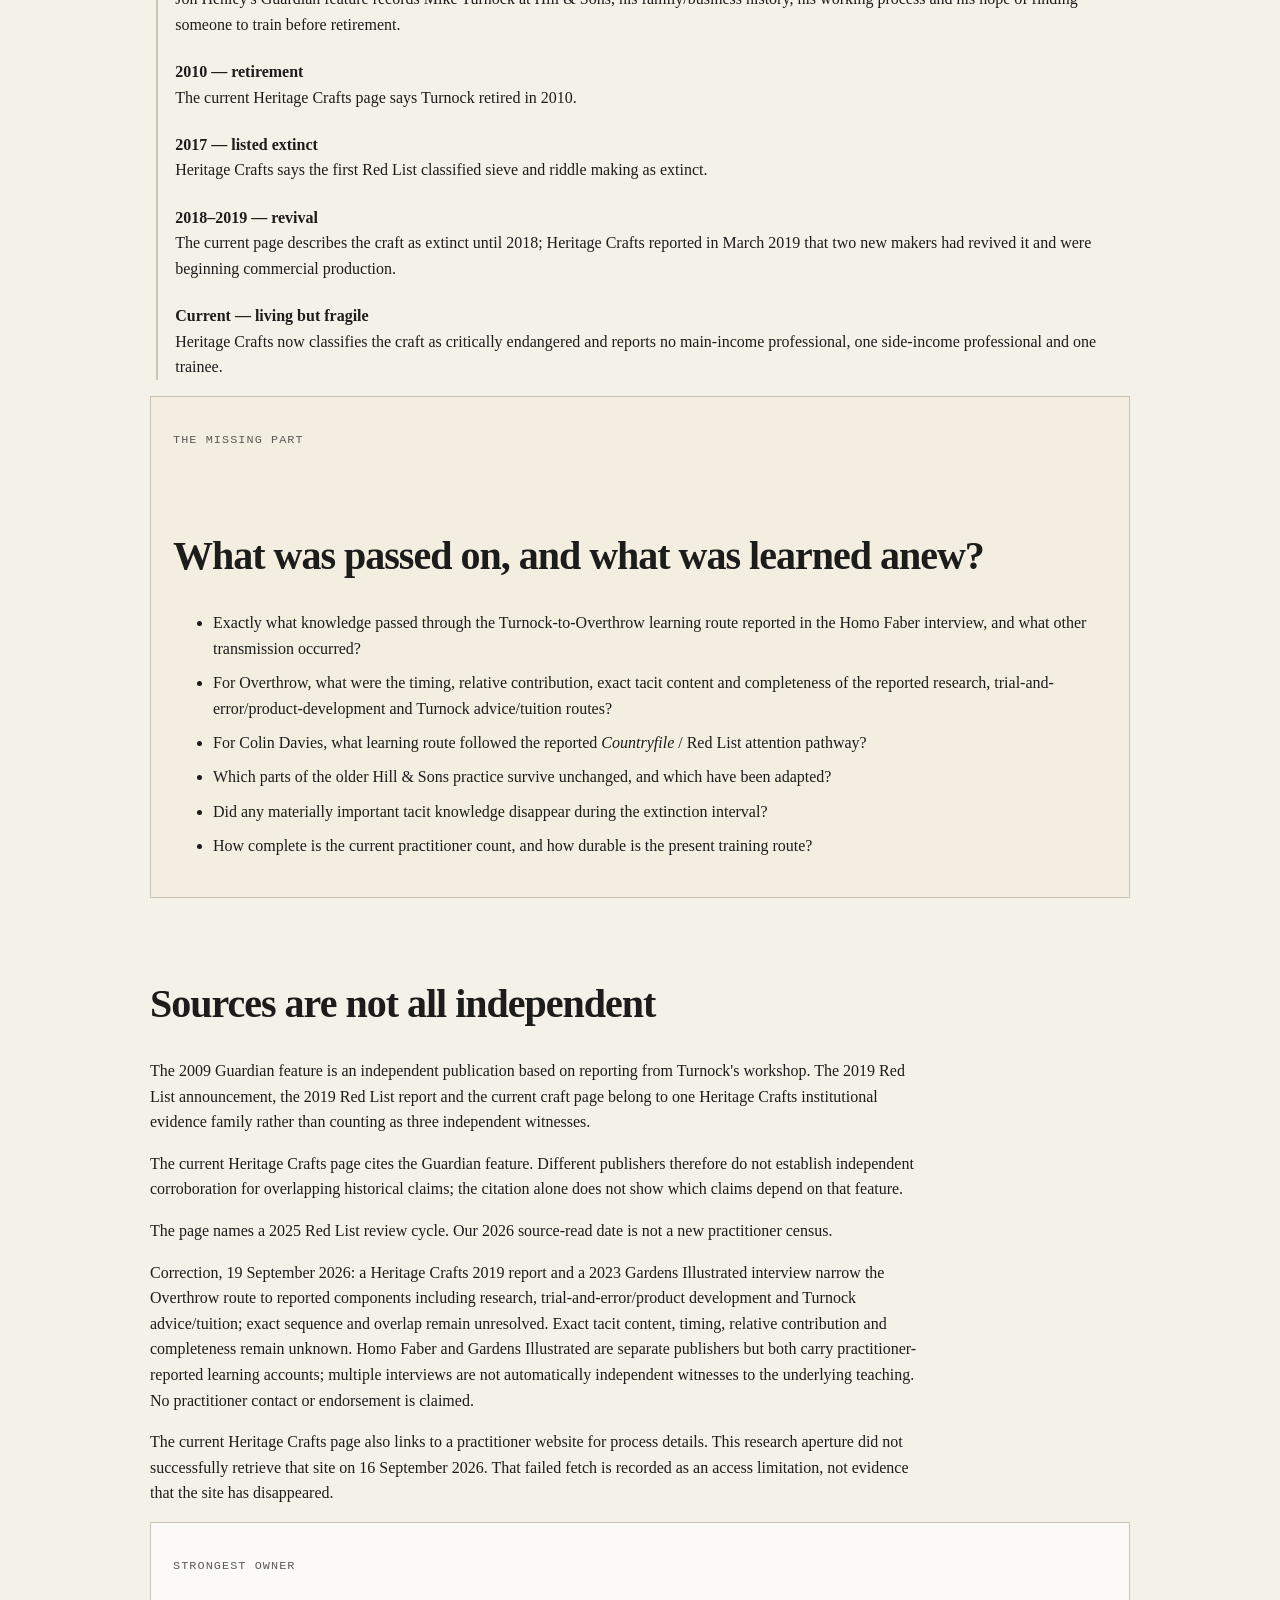
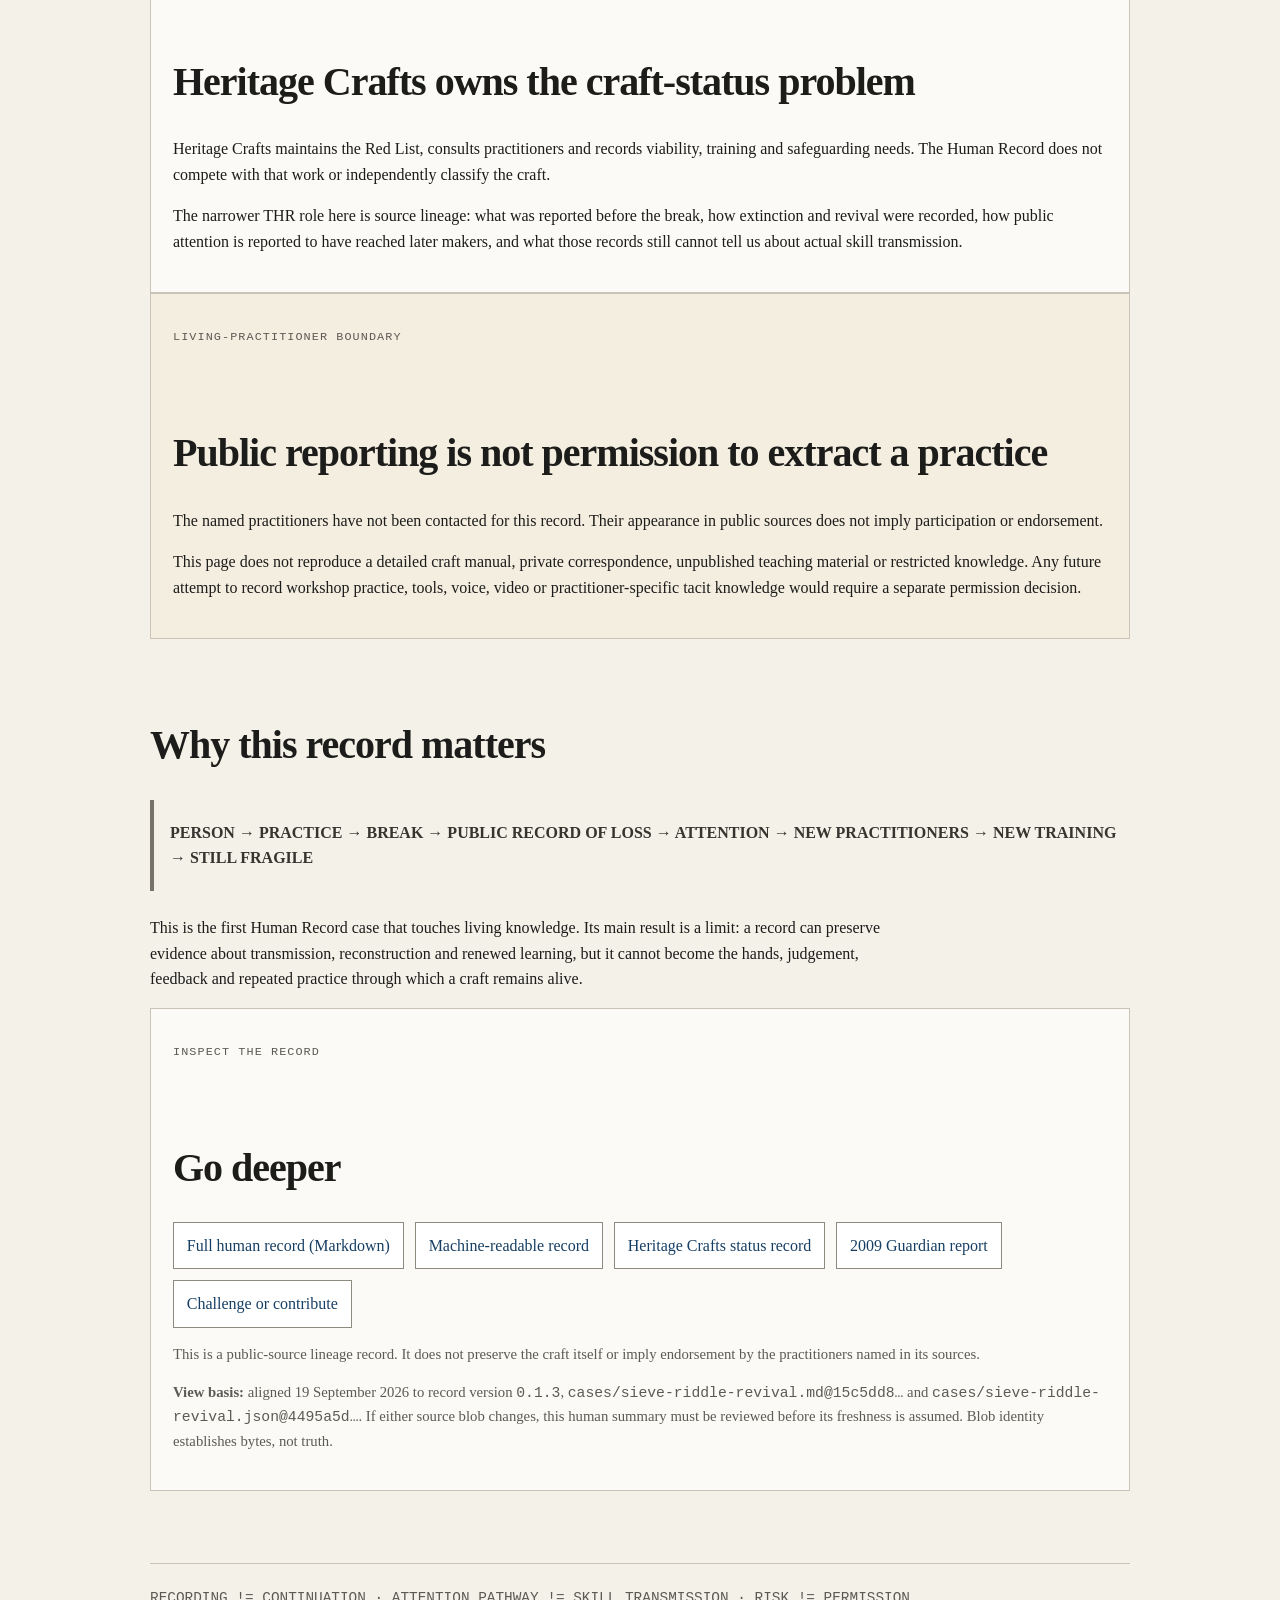
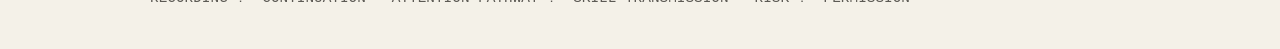
<file: records/sieve-riddle-revival.html>
<!doctype html>
<html lang="en">
<head>
<meta charset="utf-8">
<meta name="viewport" content="width=device-width,initial-scale=1">
<title>Sieve and riddle making — The Human Record</title>
<meta name="description" content="A Human Record transmission-lineage case tracing the public evidence for the revival of UK sieve and riddle making after an extinction classification.">
<link rel="canonical" href="https://thehumanrecord.net/records/sieve-riddle-revival.html">
<link rel="stylesheet" href="./style.css">
</head>
<body>
<header class="site-header">
  <a class="brand" href="../">The Human Record</a>
  <nav aria-label="Primary">
    <a href="./">Records</a>
    <a href="./about.html">How records work</a>
    <a href="../CONTRIBUTE.md">Challenge or contribute</a>
  </nav>
</header>
<main>
  <p class="eyebrow">Living-knowledge lineage · Case 2</p>
  <h1>Sieve and riddle making returns from extinction</h1>
  <p class="lede">A public-source record of how a traditional making practice moved from a reported last maker, through an extinction classification, into renewed practice — while the actual transfer of tacit skill remains only partly visible.</p>

  <section class="summary-strip" aria-label="Record summary">
    <div><span class="meta-label">Current craft status</span><p>Critically endangered — Heritage Crafts</p></div>
    <div><span class="meta-label">Public lineage</span><p>Partially reconstructed</p></div>
    <div><span class="meta-label">Current counts reported</span><p>0 main-income · 1 side-income · 1 trainee</p></div>
    <div><span class="meta-label">Record boundary</span><p>Not a craft manual or practitioner endorsement</p></div>
  </section>

  <section class="panel known">
    <p class="meta-label">What the public evidence supports</p>
    <h2>The practice crossed an extinction boundary. The skill-transfer path is less clear.</h2>
    <p>In 2009, <em>The Guardian</em> reported from Mike Turnock's workshop and described him, as far as he knew, as the last person in Britain still making traditional handmade sieves and riddles. Heritage Crafts later says Turnock retired in 2010, the craft was listed extinct in its first Red List in 2017, and two new makers had revived it by March 2019.</p>
    <p>Heritage Crafts' current entry identifies Steve Overthrow and Colin Davies as the revival/current-practice makers and reports that Red List and <em>Countryfile</em> exposure were part of their pathways into making. That is evidence about <strong>attention</strong>. It does not by itself show how the tacit skill crossed from one person or generation to another.</p>
    <p>For Overthrow specifically, later public sources narrow the route further: a 2019 Heritage Crafts report records advice and tuition from Mike Turnock plus product development/refining, while published practitioner interviews describe research, trial-and-error and Turnock's help. These are reported learning components, not a complete or strictly ordered reconstruction of the transfer.</p>
  </section>

  <section>
    <h2>The visible lineage</h2>
    <p>In a <a href="https://2022.homofaber.com/en/discover/discover-steve-overthrow">published Homo Faber interview</a>, Steve Overthrow reports learning partly from Mike Turnock and receiving knowledge he could not find through research. A <a href="https://www.heritagecrafts.org.uk/wp-content/uploads/2019/03/HCA-Red-List-optimised.pdf">2019 Heritage Crafts Red List report</a> separately records Turnock advice/tuition and product development/refining, while a <a href="https://www.gardensillustrated.com/features/sieve-and-riddle-handmade-garden-sieves">2023 Gardens Illustrated interview</a> describes research, repeated trial-and-error and Turnock's help without establishing one complete linear chronology. This narrows the learning route without turning public reporting into observation of teaching or a process manual.</p>
    <ol class="timeline">
      <li><strong>2009 — reported last maker</strong>Jon Henley's Guardian feature records Mike Turnock at Hill &amp; Sons, his family/business history, his working process and his hope of finding someone to train before retirement.</li>
      <li><strong>2010 — retirement</strong>The current Heritage Crafts page says Turnock retired in 2010.</li>
      <li><strong>2017 — listed extinct</strong>Heritage Crafts says the first Red List classified sieve and riddle making as extinct.</li>
      <li><strong>2018–2019 — revival</strong>The current page describes the craft as extinct until 2018; Heritage Crafts reported in March 2019 that two new makers had revived it and were beginning commercial production.</li>
      <li><strong>Current — living but fragile</strong>Heritage Crafts now classifies the craft as critically endangered and reports no main-income professional, one side-income professional and one trainee.</li>
    </ol>
  </section>

  <section class="panel unknown">
    <p class="meta-label">The missing part</p>
    <h2>What was passed on, and what was learned anew?</h2>
    <ul class="question-list">
      <li>Exactly what knowledge passed through the Turnock-to-Overthrow learning route reported in the Homo Faber interview, and what other transmission occurred?</li>
      <li>For Overthrow, what were the timing, relative contribution, exact tacit content and completeness of the reported research, trial-and-error/product-development and Turnock advice/tuition routes?</li>
      <li>For Colin Davies, what learning route followed the reported <em>Countryfile</em> / Red List attention pathway?</li>
      <li>Which parts of the older Hill & Sons practice survive unchanged, and which have been adapted?</li>
      <li>Did any materially important tacit knowledge disappear during the extinction interval?</li>
      <li>How complete is the current practitioner count, and how durable is the present training route?</li>
    </ul>
  </section>

  <section>
    <h2>Sources are not all independent</h2>
    <div class="prose">
      <p>The 2009 Guardian feature is an independent publication based on reporting from Turnock's workshop. The 2019 Red List announcement, the 2019 Red List report and the current craft page belong to one Heritage Crafts institutional evidence family rather than counting as three independent witnesses.</p>
      <p>The current Heritage Crafts page cites the Guardian feature. Different publishers therefore do not establish independent corroboration for overlapping historical claims; the citation alone does not show which claims depend on that feature.</p>
      <p>The page names a 2025 Red List review cycle. Our 2026 source-read date is not a new practitioner census.</p>
      <p>Correction, 19 September 2026: a Heritage Crafts 2019 report and a 2023 Gardens Illustrated interview narrow the Overthrow route to reported components including research, trial-and-error/product development and Turnock advice/tuition; exact sequence and overlap remain unresolved. Exact tacit content, timing, relative contribution and completeness remain unknown. Homo Faber and Gardens Illustrated are separate publishers but both carry practitioner-reported learning accounts; multiple interviews are not automatically independent witnesses to the underlying teaching. No practitioner contact or endorsement is claimed.</p>
      <p>The current Heritage Crafts page also links to a practitioner website for process details. This research aperture did not successfully retrieve that site on 16 September 2026. That failed fetch is recorded as an access limitation, not evidence that the site has disappeared.</p>
    </div>
  </section>

  <section class="panel">
    <p class="meta-label">Strongest owner</p>
    <h2>Heritage Crafts owns the craft-status problem</h2>
    <p>Heritage Crafts maintains the Red List, consults practitioners and records viability, training and safeguarding needs. The Human Record does not compete with that work or independently classify the craft.</p>
    <p>The narrower THR role here is source lineage: what was reported before the break, how extinction and revival were recorded, how public attention is reported to have reached later makers, and what those records still cannot tell us about actual skill transmission.</p>
  </section>

  <section class="panel unknown">
    <p class="meta-label">Living-practitioner boundary</p>
    <h2>Public reporting is not permission to extract a practice</h2>
    <p>The named practitioners have not been contacted for this record. Their appearance in public sources does not imply participation or endorsement.</p>
    <p>This page does not reproduce a detailed craft manual, private correspondence, unpublished teaching material or restricted knowledge. Any future attempt to record workshop practice, tools, voice, video or practitioner-specific tacit knowledge would require a separate permission decision.</p>
  </section>

  <section>
    <h2>Why this record matters</h2>
    <div class="callout"><p><strong>PERSON → PRACTICE → BREAK → PUBLIC RECORD OF LOSS → ATTENTION → NEW PRACTITIONERS → NEW TRAINING → STILL FRAGILE</strong></p></div>
    <div class="prose">
      <p>This is the first Human Record case that touches living knowledge. Its main result is a limit: a record can preserve evidence about transmission, reconstruction and renewed learning, but it cannot become the hands, judgement, feedback and repeated practice through which a craft remains alive.</p>
    </div>
  </section>

  <section class="panel">
    <p class="meta-label">Inspect the record</p>
    <h2>Go deeper</h2>
    <div class="actions">
      <a class="button" href="../cases/sieve-riddle-revival.md">Full human record (Markdown)</a>
      <a class="button" href="../cases/sieve-riddle-revival.json">Machine-readable record</a>
      <a class="button" href="https://heritagecrafts.org.uk/craft/sieve-and-riddle-making/">Heritage Crafts status record</a>
      <a class="button" href="https://www.theguardian.com/money/2009/nov/28/how-to-make-sieve-riddle">2009 Guardian report</a>
      <a class="button" href="../CONTRIBUTE.md">Challenge or contribute</a>
    </div>
    <p class="small">This is a public-source lineage record. It does not preserve the craft itself or imply endorsement by the practitioners named in its sources.</p>
    <p class="small"><strong>View basis:</strong> aligned 19 September 2026 to record version <code>0.1.3</code>, <code>cases/sieve-riddle-revival.md@15c5dd8…</code> and <code>cases/sieve-riddle-revival.json@4495a5d…</code>. If either source blob changes, this human summary must be reviewed before its freshness is assumed. Blob identity establishes bytes, not truth.</p>
  </section>
</main>
<footer class="site-footer">
  <code>RECORDING != CONTINUATION · ATTENTION PATHWAY != SKILL TRANSMISSION · RISK != PERMISSION</code>
</footer>
</body>
</html>
</file>
<file: records/style.css>
:root {
  font-family: ui-serif, Georgia, Cambria, "Times New Roman", serif;
  color: #1c1c1a;
  background: #f4f1e8;
  line-height: 1.6;
  --paper: #fbfaf6;
  --ink-soft: #5c5a54;
  --line: #c9c4b7;
  --link: #173f63;
  --known: #eef2ed;
  --unknown: #f4eee1;
}

* { box-sizing: border-box; }
html { scroll-behavior: smooth; }
body { margin: 0; }
a { color: var(--link); text-underline-offset: .16em; }
a:hover { text-decoration-thickness: 2px; }
a:focus-visible { outline: 3px solid currentColor; outline-offset: 3px; }

.site-header,
main,
.site-footer {
  width: min(980px, calc(100% - 36px));
  margin-inline: auto;
}

.site-header {
  display: flex;
  gap: 1rem;
  justify-content: space-between;
  align-items: baseline;
  padding: 28px 0 18px;
  border-bottom: 1px solid var(--line);
}

.brand {
  color: inherit;
  text-decoration: none;
  font-weight: 700;
  letter-spacing: -.01em;
}

.site-header nav {
  display: flex;
  flex-wrap: wrap;
  gap: .9rem;
  font-size: .95rem;
}

main { padding: 54px 0 72px; }

.eyebrow,
.kicker,
.meta-label {
  font-family: ui-monospace, SFMono-Regular, Consolas, monospace;
  text-transform: uppercase;
  letter-spacing: .09em;
  font-size: .74rem;
  color: var(--ink-soft);
}

h1,
h2,
h3 {
  line-height: 1.08;
  letter-spacing: -.025em;
}

h1 { font-size: clamp(2.7rem, 8vw, 5.8rem); margin: .15em 0 .3em; font-weight: 500; }
h2 { font-size: clamp(1.7rem, 4vw, 2.5rem); margin-top: 2.1em; }
h3 { font-size: 1.25rem; }

.lede {
  font-size: clamp(1.2rem, 2.8vw, 1.65rem);
  max-width: 42rem;
  margin: 0 0 1.25rem;
}

.intro,
.prose { max-width: 48rem; }

.record-grid {
  display: grid;
  grid-template-columns: repeat(auto-fit, minmax(280px, 1fr));
  gap: 18px;
  margin: 2.3rem 0;
}

.record-card,
.panel {
  background: var(--paper);
  border: 1px solid var(--line);
  padding: 22px;
}

.record-card h2 { margin: .25rem 0 .7rem; font-size: 1.7rem; }
.record-card p { margin: .65rem 0; }
.record-card .status { font-weight: 700; }

.actions {
  display: flex;
  flex-wrap: wrap;
  gap: .7rem;
  margin-top: 1.1rem;
}

.button {
  display: inline-block;
  border: 1px solid #8e8a80;
  background: #fff;
  padding: .62rem .8rem;
  text-decoration: none;
}

.summary-strip {
  display: grid;
  grid-template-columns: repeat(auto-fit, minmax(190px, 1fr));
  gap: 12px;
  margin: 1.6rem 0 2.2rem;
}

.summary-strip > div {
  border-top: 2px solid #4e4c47;
  padding-top: .7rem;
}
.summary-strip p { margin: .25rem 0 0; }

.known { background: var(--known); }
.unknown { background: var(--unknown); }

.timeline {
  list-style: none;
  padding: 0;
  margin: 1rem 0;
}

.timeline li {
  border-left: 2px solid var(--line);
  padding: 0 0 1.35rem 1.1rem;
  margin-left: .35rem;
}
.timeline li:last-child { padding-bottom: 0; }
.timeline strong { display: block; }

.callout {
  border-left: 4px solid #77736a;
  padding: .25rem 0 .25rem 1rem;
  margin: 1.5rem 0;
  color: #35342f;
}

.source-list li,
.question-list li { margin-bottom: .55rem; }

.small { color: var(--ink-soft); font-size: .92rem; }

.site-footer {
  border-top: 1px solid var(--line);
  padding: 22px 0 40px;
  color: var(--ink-soft);
  font-size: .9rem;
}

@media (max-width: 620px) {
  .site-header { align-items: flex-start; flex-direction: column; }
  main { padding-top: 38px; }
}
</file>
